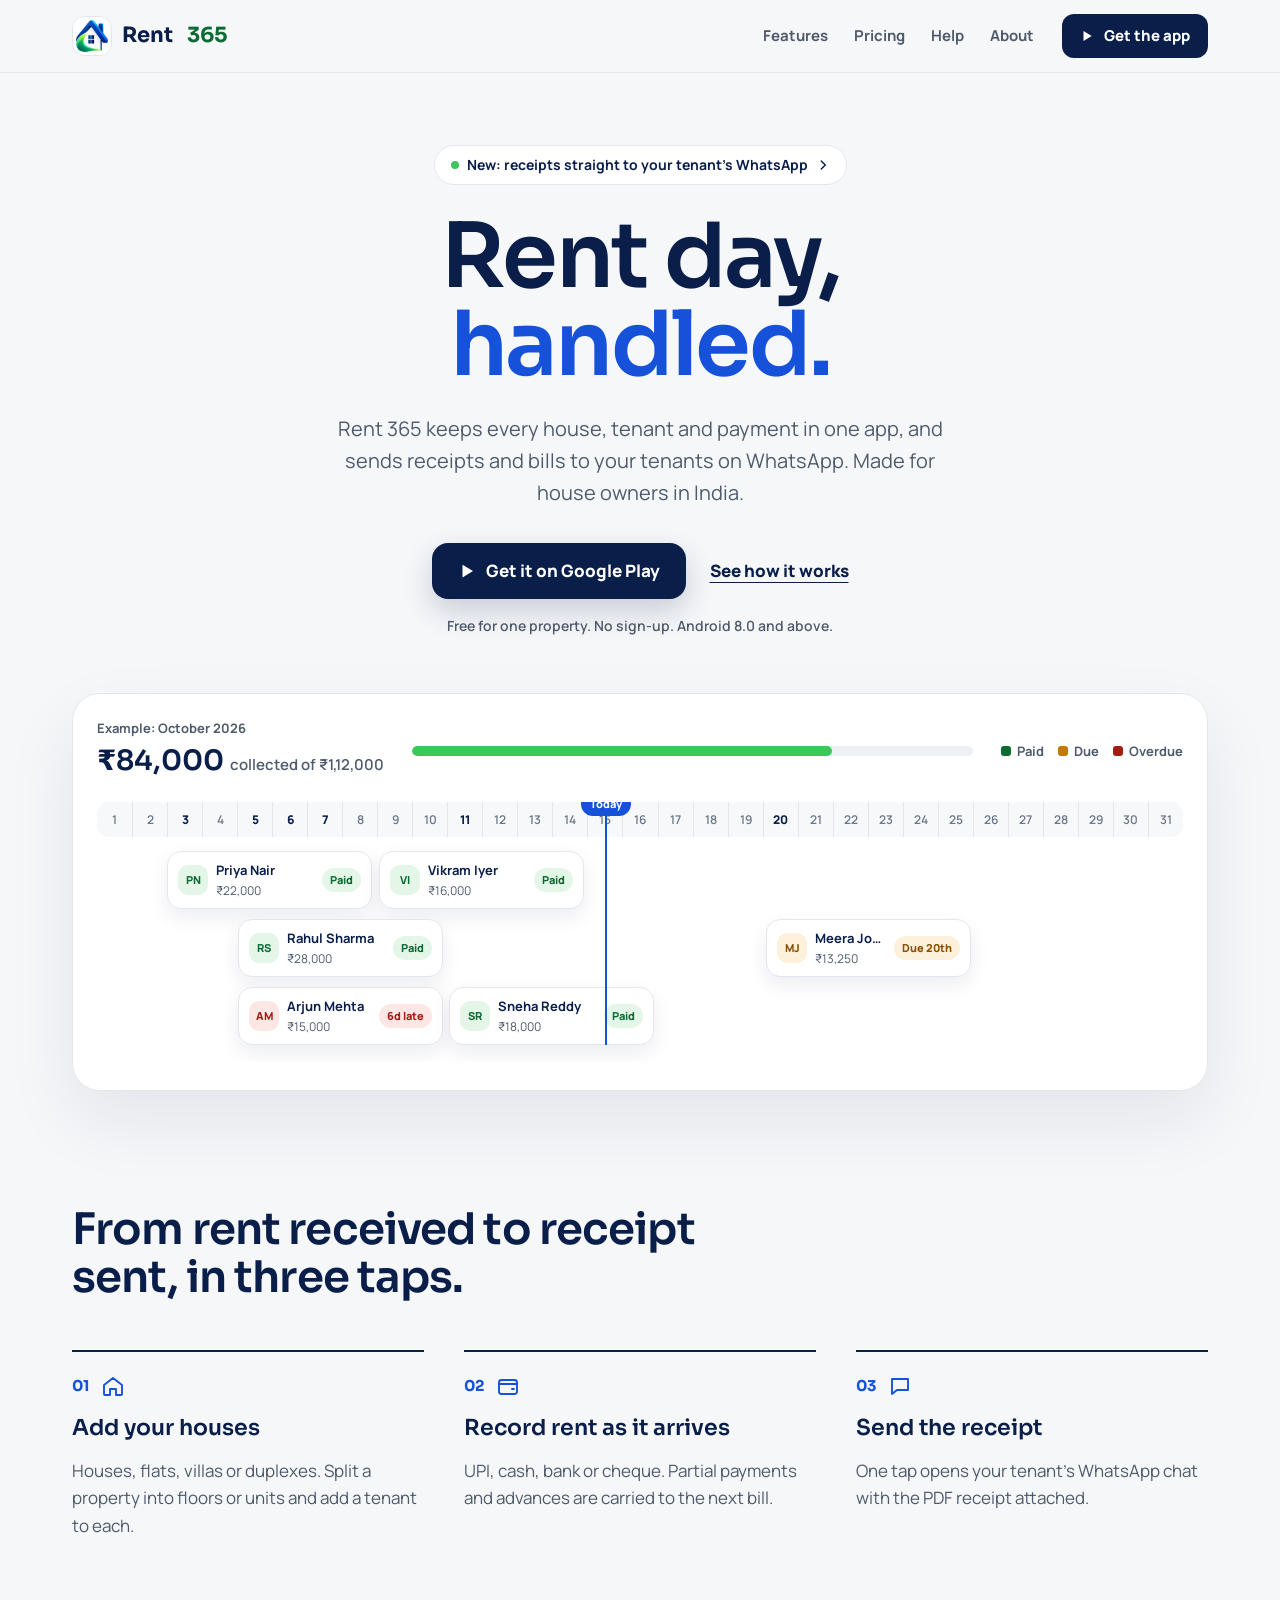
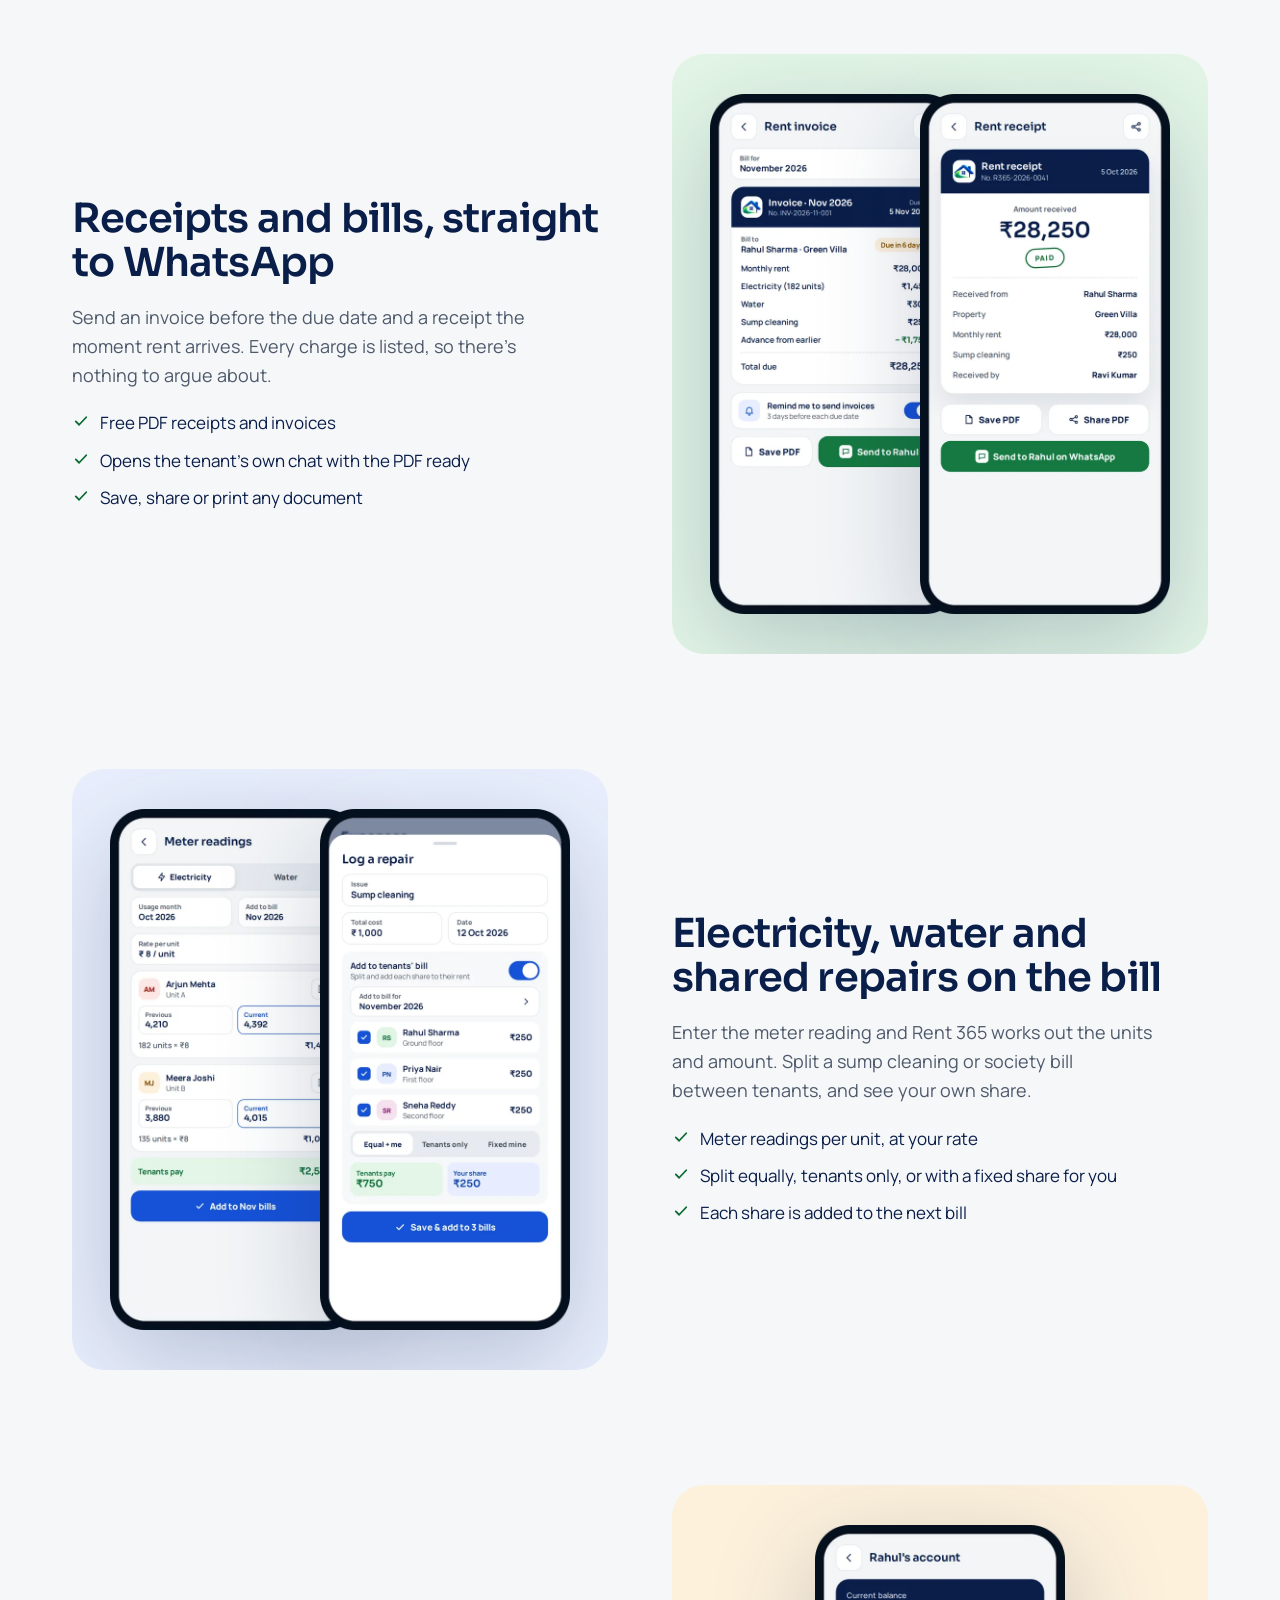
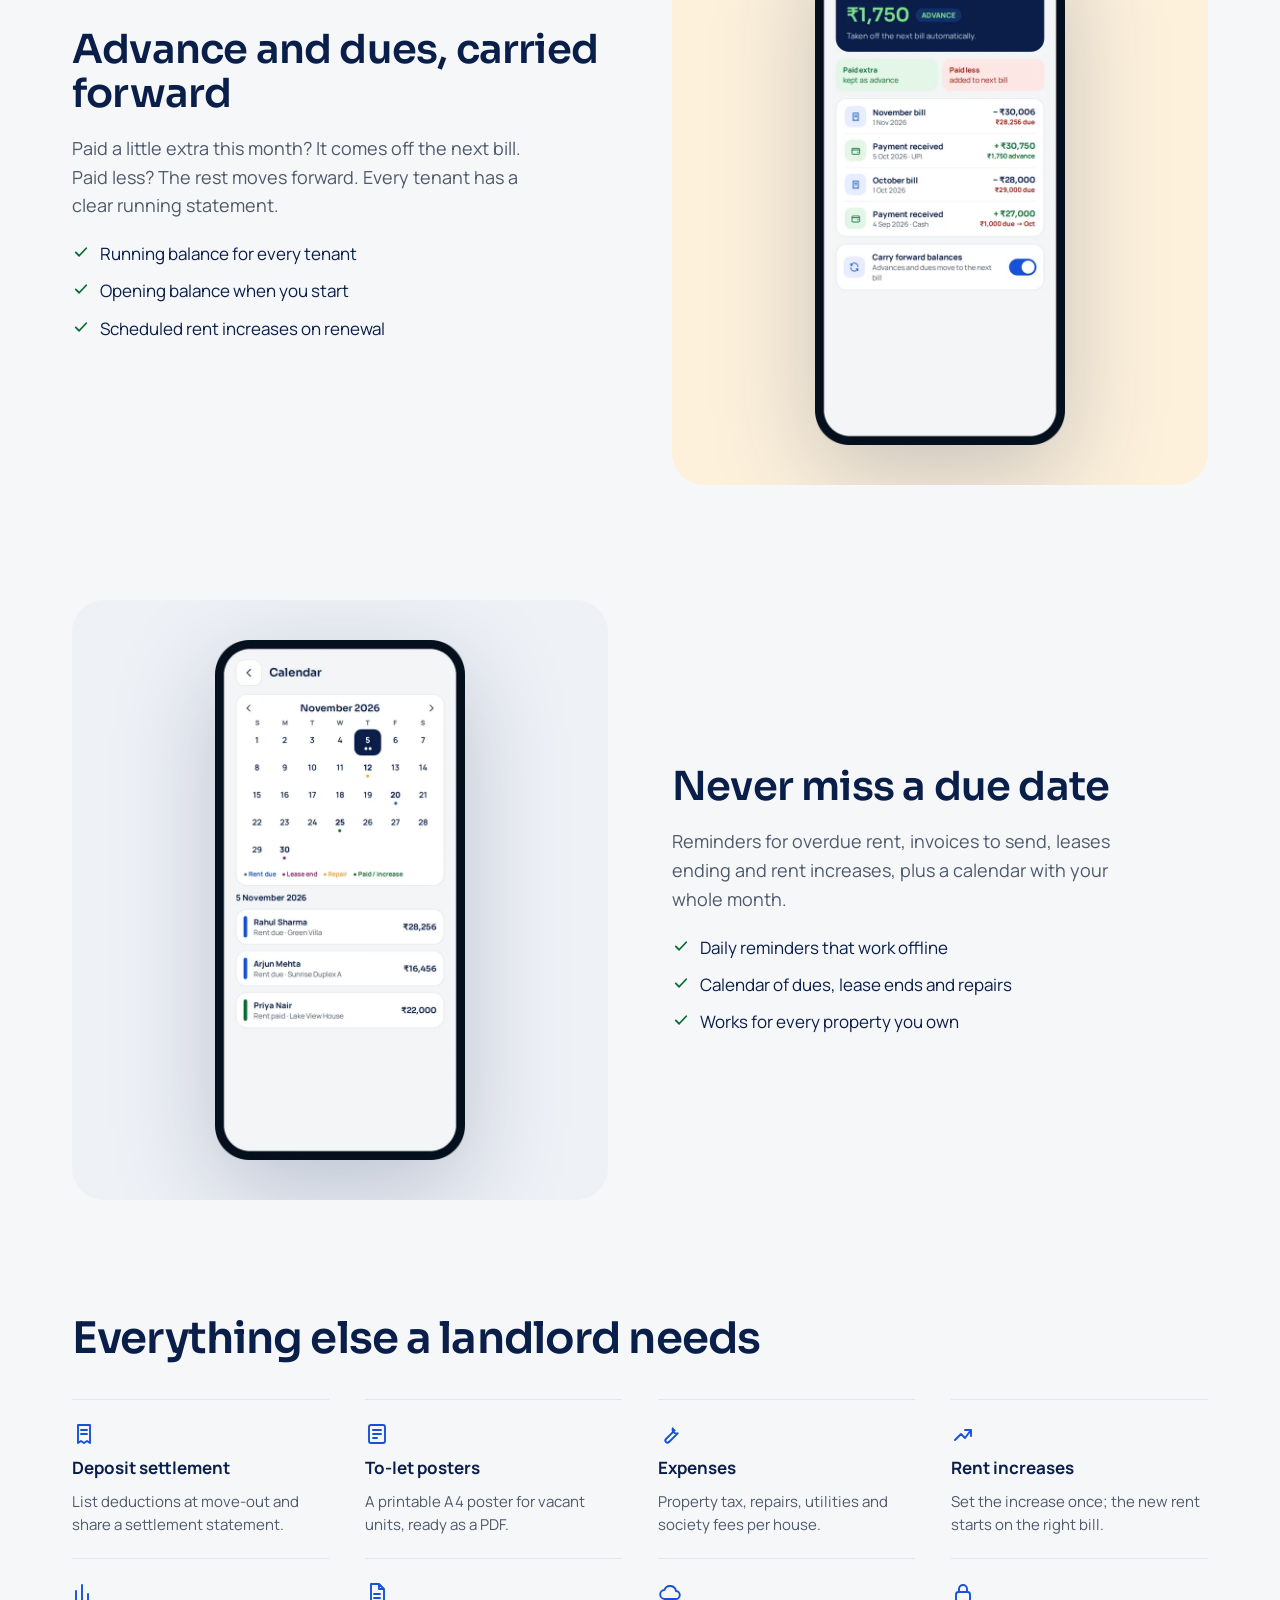
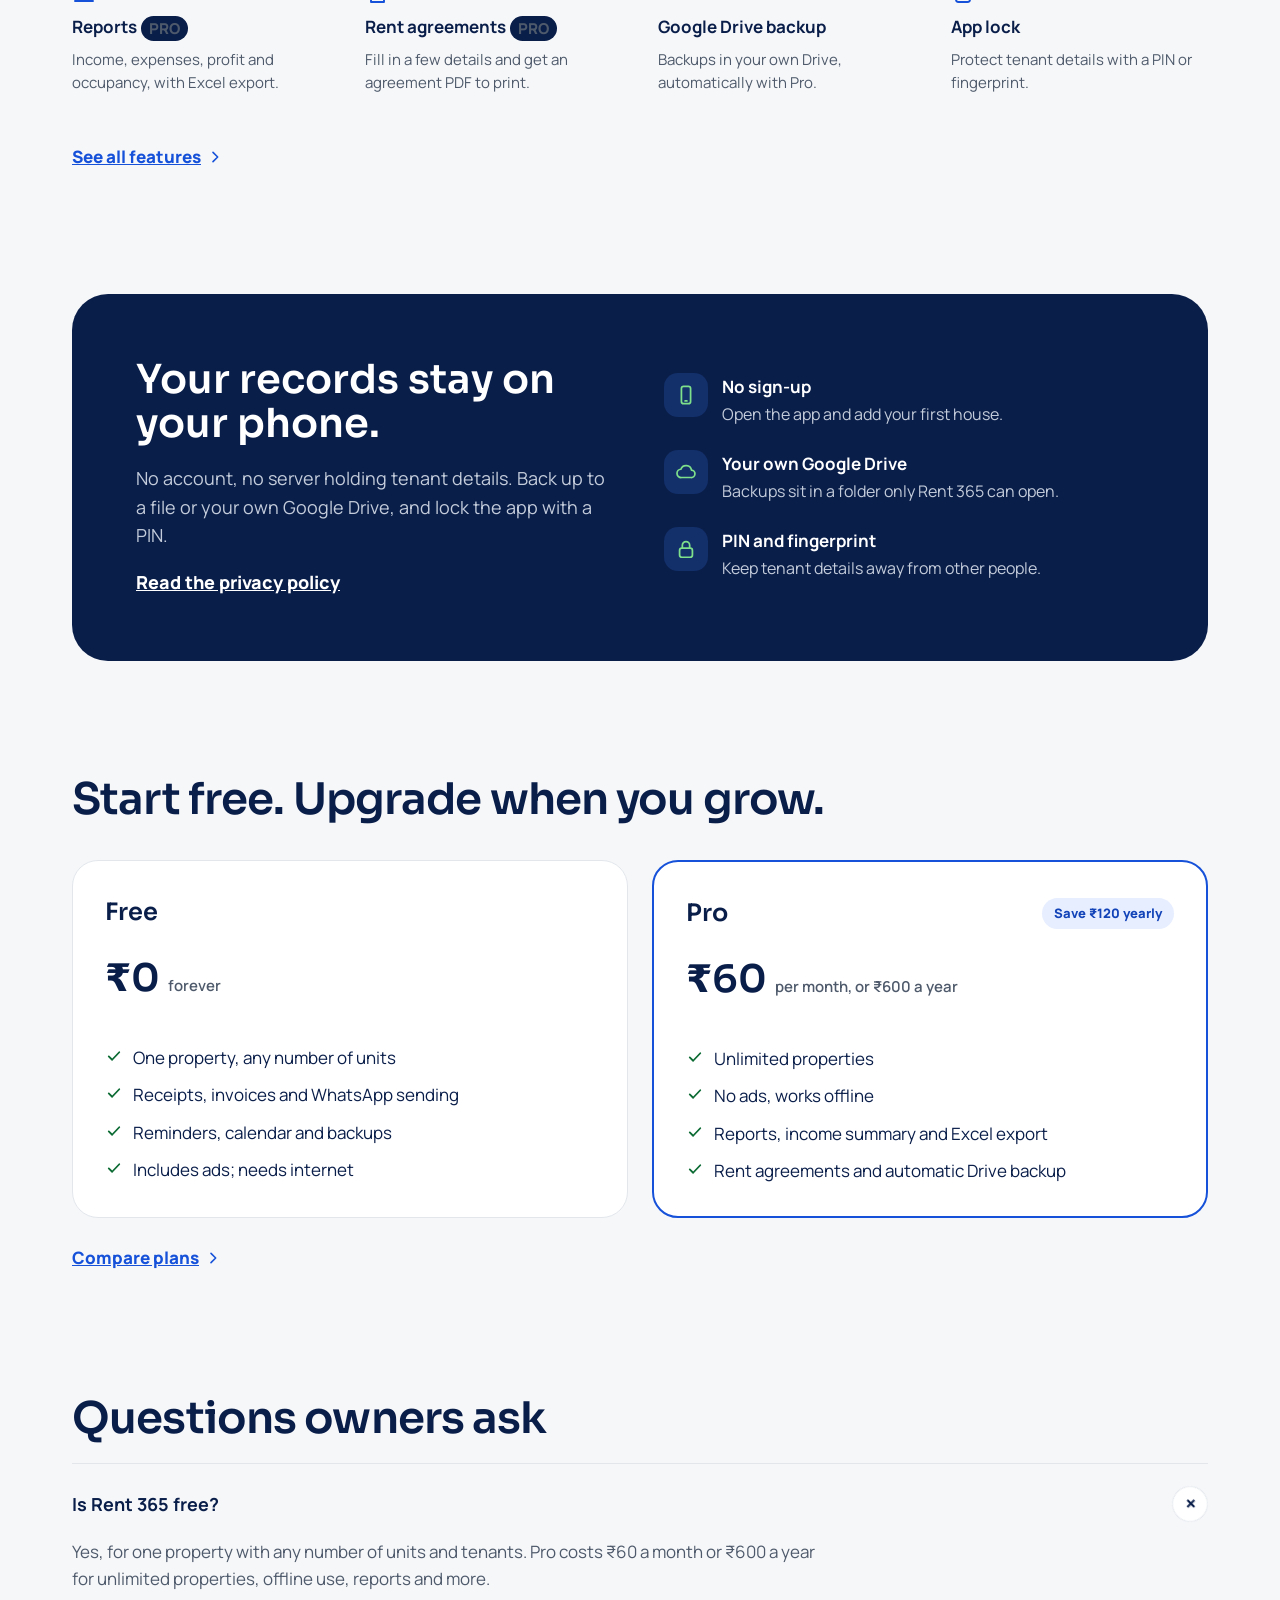
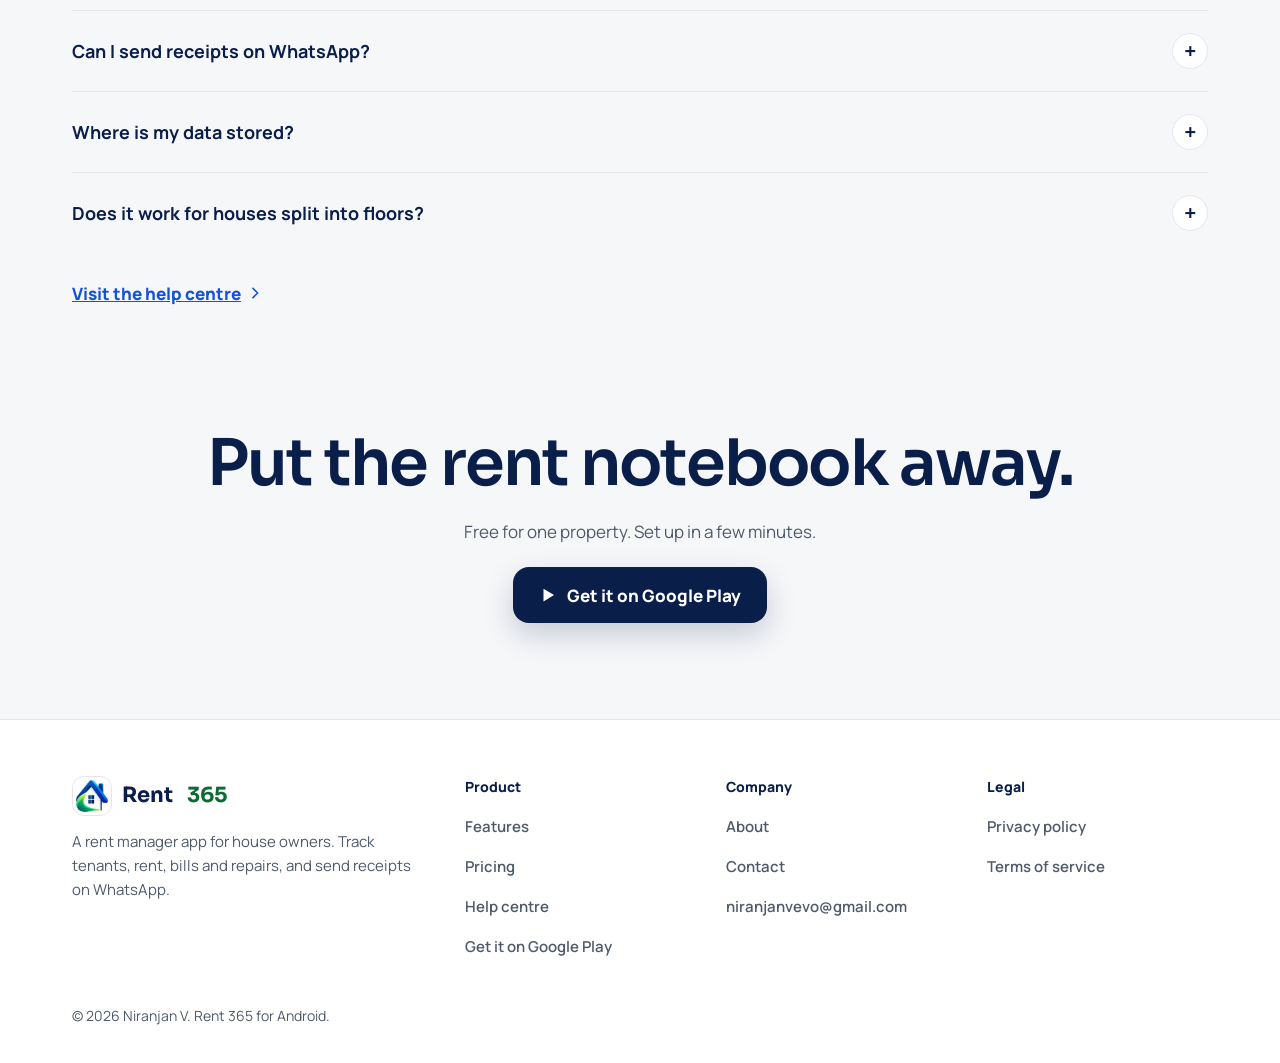
<file: index.html>
<!doctype html>
<html lang="en-IN">
<head>
<meta charset="utf-8">
<meta name="viewport" content="width=device-width, initial-scale=1">
<title>Rent 365 – Rent manager app for house owners</title>
<meta name="description" content="Track tenants, rent, electricity bills and repairs for all your rental properties. Send receipts and invoices on WhatsApp. Free for one property.">
<meta name="robots" content="index, follow, max-image-preview:large">
<link rel="canonical" href="https://SITE_URL/">
<meta name="theme-color" content="#F6F7F9">
<link rel="icon" href="/favicon.png" type="image/png">
<link rel="apple-touch-icon" href="/apple-touch-icon.png">
<link rel="preload" href="/fonts/sora.woff2" as="font" type="font/woff2" crossorigin>
<link rel="preload" href="/fonts/manrope.woff2" as="font" type="font/woff2" crossorigin>

<meta property="og:type" content="website">
<meta property="og:site_name" content="Rent 365">
<meta property="og:title" content="Rent 365 – Rent manager app for house owners">
<meta property="og:description" content="Track tenants, rent, electricity bills and repairs for all your rental properties. Send receipts and invoices on WhatsApp. Free for one property.">
<meta property="og:url" content="https://SITE_URL/">
<meta property="og:image" content="https://SITE_URL/img/og-image.jpg">
<meta property="og:image:width" content="1200">
<meta property="og:image:height" content="630">
<meta property="og:locale" content="en_IN">
<meta name="twitter:card" content="summary_large_image">
<style>@font-face{font-family:Sora;src:url(/fonts/sora.woff2) format("woff2");font-weight:100 900;font-display:swap}@font-face{font-family:Manrope;src:url(/fonts/manrope.woff2) format("woff2");font-weight:200 800;font-display:swap}:root{--navy:#0A1E4A;--blue:#1652D9;--green:#0B6B33;--lime:#3BC85A;--ground:#F6F7F9;--line:#E3E7EC;--muted:#4E5A6B;--display:Sora,"Segoe UI",system-ui,sans-serif;--body:Manrope,"Segoe UI",system-ui,sans-serif}*,*::before,*::after{box-sizing:border-box}html{scroll-behavior:smooth;-webkit-text-size-adjust:100%}body{margin:0;background:var(--ground);color:var(--navy);font-family:var(--body);font-size:17px;line-height:1.6;-webkit-font-smoothing:antialiased}img{max-width:100%;height:auto;display:block}a{color:var(--blue)}a:hover{color:#0F3FA8}:focus-visible{outline:3px solid var(--blue);outline-offset:3px;border-radius:6px}h1,h2,h3{font-family:var(--display);font-weight:600;color:var(--navy);margin:0}.wrap{max-width:1200px;margin:0 auto;padding:0 32px}.skip{position:absolute;left:-999px;top:8px;background:#fff;padding:10px 16px;border-radius:10px;z-index:99}.skip:focus{left:16px}.muted{color:var(--muted)}/* header */.hdr{position:sticky;top:0;z-index:20;background:rgba(246,247,249,.92);backdrop-filter:blur(12px);-webkit-backdrop-filter:blur(12px);border-bottom:1px solid var(--line)}.hdr .wrap{height:72px;display:flex;align-items:center;gap:28px}.brand{display:flex;align-items:center;gap:10px;text-decoration:none;color:var(--navy);font-family:var(--display);font-weight:700;font-size:21px}.brand img{width:40px;height:40px;border-radius:12px;background:#fff;border:1px solid var(--line);padding:3px}.brand em{font-style:normal;color:var(--green)}.nav{display:flex;gap:26px;margin-left:auto}.nav a{color:var(--muted);text-decoration:none;font-weight:700;font-size:15px;min-height:44px;display:inline-flex;align-items:center}.nav a:hover,.nav a[aria-current=page]{color:var(--navy)}.btn{display:inline-flex;align-items:center;gap:10px;min-height:48px;padding:0 22px;border-radius:14px;font-weight:800;font-size:16px;text-decoration:none;background:var(--navy);color:#fff;transition:transform .18s ease,background-color .2s ease;box-shadow:0 12px 30px rgba(10,30,74,.2)}.btn:hover{color:#fff;background:#13306B;transform:translateY(-2px)}.btn.lg{min-height:56px;padding:0 26px;font-size:17px;border-radius:16px}.btn.sm{min-height:44px;padding:0 18px;font-size:15px;border-radius:12px;box-shadow:none}.btn.light{background:#fff;color:var(--navy)}.btn.light:hover{background:#EEF2F8;color:var(--navy)}.hdr .btn.sm{margin-left:0}.mnav{display:none;margin-left:auto}.mnav summary{list-style:none;width:44px;height:44px;border-radius:12px;border:1px solid var(--line);background:#fff;display:flex;align-items:center;justify-content:center;cursor:pointer}.mnav summary::-webkit-details-marker{display:none}.mnav[open] .i-menu,.mnav:not([open]) .i-close{display:none}.mnav nav{position:absolute;left:12px;right:12px;top:68px;background:#fff;border:1px solid var(--line);border-radius:18px;padding:10px;box-shadow:0 20px 50px rgba(10,30,74,.15);display:flex;flex-direction:column}.mnav nav a{padding:12px 14px;border-radius:12px;color:var(--navy);text-decoration:none;font-weight:700;min-height:48px}.mnav nav a:hover{background:var(--ground)}/* breadcrumb */.crumbs ol{list-style:none;margin:0;padding:28px 0 0;display:flex;flex-wrap:wrap;gap:8px;font-size:14px}.crumbs li{display:flex;align-items:center;gap:8px}.crumbs a{color:var(--muted);text-decoration:none;font-weight:600}.crumbs a:hover{color:var(--navy)}.crumbs svg{color:#9AA4B2}.crumbs [aria-current]{font-weight:700}/* type */.h-hero{font-size:clamp(48px,7vw,96px);line-height:.98;letter-spacing:-.03em}.h-page{font-size:clamp(40px,5.4vw,72px);line-height:1.02;letter-spacing:-.025em}.h-sec{font-size:clamp(30px,3.4vw,44px);line-height:1.1;letter-spacing:-.02em}.lead{font-size:clamp(17px,1.6vw,20px);line-height:1.6;color:var(--muted)}.sec{margin-top:clamp(72px,9vw,120px)}.more{display:inline-flex;align-items:center;gap:6px;margin-top:18px;font-weight:800;min-height:44px}/* hero */.hero{padding-top:72px;text-align:center;display:flex;flex-direction:column;align-items:center}.pill{display:inline-flex;align-items:center;gap:8px;padding:8px 16px;border-radius:99px;background:#fff;border:1px solid var(--line);color:var(--navy);text-decoration:none;font-weight:700;font-size:14px;min-height:40px}.pill i{width:8px;height:8px;border-radius:50%;background:var(--lime)}.hero h1{margin-top:28px}.hero h1 span{color:var(--blue)}.hero .lead{margin:24px 0 0;max-width:640px}.cta{margin-top:34px;display:flex;flex-wrap:wrap;gap:14px 24px;align-items:center;justify-content:center}.cta .link{font-weight:800;color:var(--navy);text-underline-offset:5px;min-height:44px;display:inline-flex;align-items:center}.note{margin:16px 0 0;font-size:14px;color:var(--muted);font-weight:600}/* month strip */.month{margin-top:56px;background:#fff;border:1px solid var(--line);border-radius:28px;padding:24px 24px 28px;box-shadow:0 30px 70px rgba(10,30,74,.08)}.month-top{display:flex;flex-wrap:wrap;align-items:center;gap:16px 28px;margin-bottom:18px}.month-top .lbl{font-size:13px;color:var(--muted);font-weight:700}.month-top .tot{font-family:var(--display);font-size:28px;font-weight:600}.month-top .tot span{font-family:var(--body);font-size:15px;color:var(--muted);font-weight:600}.bar{flex:1;min-width:200px;height:10px;border-radius:99px;background:#EEF1F4;overflow:hidden}.bar i{display:block;width:75%;height:100%;border-radius:99px;background:var(--lime);transform-origin:left;animation:fill 1.6s cubic-bezier(.2,.8,.2,1) .6s both}.legend{display:flex;gap:14px;font-size:13px;font-weight:700;color:var(--muted)}.legend span{display:flex;align-items:center;gap:6px}.legend b{width:10px;height:10px;border-radius:3px}.strip{overflow-x:auto;-webkit-overflow-scrolling:touch}.strip-in{min-width:980px;position:relative}.days{display:grid;grid-template-columns:repeat(31,minmax(0,1fr));background:#F7F8FA;border-radius:12px;list-style:none;margin:0;padding:0}.days li{text-align:center;font-size:12px;font-weight:600;color:#6B7686;padding:8px 0;border-left:1px solid var(--line)}.days li:first-child{border-left:0}.days li.on{font-weight:800;color:var(--navy)}.chips{display:grid;grid-template-columns:repeat(31,minmax(0,1fr));grid-template-rows:repeat(3,auto);gap:10px 6px;margin-top:14px;list-style:none;padding:0}.chip{grid-column:var(--d) / span 6;grid-row:var(--r);background:#fff;border:1px solid var(--line);border-radius:14px;padding:8px 10px;display:flex;align-items:center;gap:8px;box-shadow:0 8px 20px rgba(10,30,74,.08);min-width:0;animation:drop .7s cubic-bezier(.2,.9,.2,1) both;animation-delay:var(--t)}.chip .av{width:30px;height:30px;border-radius:10px;display:flex;align-items:center;justify-content:center;font-size:11px;font-weight:800;flex:none}.chip .who{min-width:0;flex:1;font-size:12px;color:var(--muted)}.chip .who b{display:block;font-size:13px;color:var(--navy);white-space:nowrap;overflow:hidden;text-overflow:ellipsis}.st{padding:3px 8px;border-radius:99px;font-size:11px;font-weight:800;white-space:nowrap}.paid{background:#E3F6E7;color:var(--green)}.due{background:#FDF1DC;color:#8A4F00}.late{background:#FDE7E5;color:#A61B12}.today{--x:calc(100% / 31 * 14.5);position:absolute;top:0;bottom:0;left:var(--x);width:2px;background:var(--blue);animation:sweep 2.2s cubic-bezier(.4,0,.2,1) .4s both}.today span{position:absolute;top:-10px;left:-24px;width:50px;padding:3px 0;border-radius:99px;background:var(--blue);color:#fff;font-size:11px;font-weight:800;text-align:center}/* steps */.steps{list-style:none;margin:48px 0 0;padding:0;display:grid;grid-template-columns:repeat(3,minmax(0,1fr));gap:40px}.steps li{display:flex;flex-direction:column;gap:12px;padding-top:22px;border-top:2px solid var(--navy)}.steps .n{display:flex;align-items:center;gap:12px;font-family:var(--display);font-weight:700;font-size:15px;color:var(--blue)}.steps h3{font-size:22px}.steps p{margin:0;color:var(--muted)}/* features */.feat{display:grid;grid-template-columns:repeat(2,minmax(0,1fr));gap:64px;align-items:center}.feat.flip .media{order:-1}.feat h2{font-size:clamp(30px,3.2vw,40px);line-height:1.1;letter-spacing:-.02em}.feat p{margin:18px 0 0;color:var(--muted);font-size:18px;max-width:480px}.ticks{list-style:none;margin:20px 0 0;padding:0;display:flex;flex-direction:column;gap:10px}.ticks li{display:flex;gap:10px;align-items:flex-start}.ticks svg{color:var(--green);flex:none;margin-top:3px}.media{border-radius:32px;min-height:460px;display:flex;align-items:center;justify-content:center;padding:40px 24px;overflow:hidden}.media .ph{display:flex;align-items:flex-end;animation:float 7s ease-in-out infinite}.media img{width:250px;filter:drop-shadow(0 30px 50px rgba(10,30,74,.22))}.media img+img{margin-left:-40px}.t-green{background:#E3F6E7}.t-blue{background:#E9EFFD}.t-amber{background:#FDF1DC}.t-grey{background:#EEF1F6}/* list grid */.extras{list-style:none;margin:36px 0 0;padding:0;display:grid;grid-template-columns:repeat(4,minmax(0,1fr));gap:0 36px}.extras li{display:flex;flex-direction:column;gap:8px;padding:22px 0;border-top:1px solid var(--line)}.extras svg{color:var(--blue)}.extras b{font-size:17px}.extras span{font-size:15px;color:var(--muted);line-height:1.55}.pro{padding:2px 8px;border-radius:99px;background:var(--navy);color:#fff;font-size:11px;font-weight:800;vertical-align:middle;margin-left:4px}/* band */.band{background:var(--navy);color:#fff;border-radius:36px;padding:64px;display:grid;grid-template-columns:repeat(2,minmax(0,1fr));gap:48px;align-items:center}.band h2{color:#fff;font-size:clamp(28px,3.2vw,40px);line-height:1.1}.band p{color:#C3CCDA;font-size:18px;margin:18px 0 0}.band a{color:#fff;font-weight:800}.band ul{list-style:none;margin:0;padding:0;display:flex;flex-direction:column;gap:22px}.band li{display:flex;gap:14px}.band li>span:first-child{width:44px;height:44px;border-radius:14px;background:#13306B;color:#7EE08A;display:flex;align-items:center;justify-content:center;flex:none}.band li b{display:block;font-size:17px}.band li small{color:#C3CCDA;font-size:16px}/* plans */.plans{display:grid;grid-template-columns:repeat(2,minmax(0,1fr));gap:24px;margin-top:36px}.plan{background:#fff;border:1px solid var(--line);border-radius:26px;padding:32px;display:flex;flex-direction:column;gap:16px}.plan.pro-plan{border:2px solid var(--blue)}.plan-top{display:flex;justify-content:space-between;align-items:center;gap:12px}.plan h3{font-size:24px}.badge{padding:5px 12px;border-radius:99px;background:#E7EEFF;color:#1243B8;font-size:13px;font-weight:800}.price{font-family:var(--display);font-size:38px;font-weight:600}.price span{font-family:var(--body);font-size:15px;color:var(--muted);font-weight:600}/* faq */.faq details{border-top:1px solid var(--line);padding:18px 0}.faq summary{display:flex;justify-content:space-between;gap:20px;font-size:18px;font-weight:700;min-height:44px;align-items:center;cursor:pointer;list-style:none}.faq summary::-webkit-details-marker{display:none}.faq summary span{width:36px;height:36px;border-radius:50%;background:#fff;border:1px solid var(--line);display:flex;align-items:center;justify-content:center;flex:none;font-size:22px;transition:transform .25s ease}.faq details[open] summary span{transform:rotate(45deg)}.faq p{margin:12px 0 0;color:var(--muted);max-width:760px}/* final cta */.final{text-align:center;display:flex;flex-direction:column;align-items:center;gap:22px;margin-bottom:96px}.final h2{font-size:clamp(36px,5vw,64px);line-height:1.02;letter-spacing:-.03em}/* features page */.jump{display:flex;flex-wrap:wrap;gap:10px;margin-top:30px}.jump a,.chipl{display:inline-flex;align-items:center;gap:8px;min-height:44px;padding:0 18px;border-radius:99px;background:#fff;border:1px solid var(--line);color:var(--navy);text-decoration:none;font-weight:700;font-size:15px}.group{display:grid;grid-template-columns:minmax(0,1.15fr) minmax(0,.85fr);gap:56px;align-items:center;scroll-margin-top:96px}.group.flip .media{order:-1}.group .media{min-height:560px}.items{list-style:none;margin:20px 0 0;padding:0}.items li{display:flex;gap:16px;padding:22px 0;border-top:1px solid var(--line)}.items .ib{width:46px;height:46px;border-radius:14px;background:#fff;border:1px solid var(--line);color:var(--blue);display:flex;align-items:center;justify-content:center;flex:none}.items b{display:block;font-size:18px}.items span span{display:block;margin-top:4px;color:var(--muted)}/* table */.tbl{overflow-x:auto;background:#fff;border:1px solid var(--line);border-radius:22px}table{width:100%;min-width:560px;border-collapse:collapse;font-size:16px}th,td{padding:14px 20px;border-top:1px solid var(--line)}thead th{border-top:0;font-size:14px;color:var(--muted);text-align:center}thead th:first-child{text-align:left}tbody th{text-align:left;font-weight:600}td{text-align:center;font-weight:700;width:160px}td.p,thead th.p{background:#F5F8FF}thead th.p{color:var(--blue)}.yes{color:var(--green)}.no{color:#9AA4B2}.sr{position:absolute;width:1px;height:1px;overflow:hidden;clip:rect(0 0 0 0);white-space:nowrap}/* help */.search{display:flex;align-items:center;gap:12px;height:60px;padding:0 20px;background:#fff;border:1.5px solid var(--line);border-radius:18px;color:var(--muted)}.search input{border:0;outline:0;flex:1;font:inherit;font-size:17px;color:var(--navy);background:transparent;min-width:0}.hgroup{background:#fff;border:1px solid var(--line);border-radius:24px;padding:28px 28px 10px;scroll-margin-top:96px}.hgroup h2{display:flex;align-items:center;gap:12px;font-size:24px;margin-bottom:6px}.hgroup h2 span{width:42px;height:42px;border-radius:13px;background:#E7EEFF;color:var(--blue);display:flex;align-items:center;justify-content:center}.stack{display:flex;flex-direction:column;gap:24px}.navycard{background:var(--navy);color:#fff;border-radius:26px;padding:36px;display:flex;flex-wrap:wrap;gap:20px;align-items:center;justify-content:space-between}.navycard h2{color:#fff;font-size:28px}.navycard p{margin:8px 0 0;color:#C3CCDA}/* about */.principles{list-style:none;margin:36px 0 0;padding:0;display:grid;grid-template-columns:repeat(3,minmax(0,1fr));gap:40px}.principles li{display:flex;flex-direction:column;gap:10px;padding-top:22px;border-top:2px solid var(--navy)}.principles svg{color:var(--blue)}.principles h3{font-size:21px}.principles p{margin:0;color:var(--muted)}.cards{display:grid;grid-template-columns:repeat(2,minmax(0,1fr));gap:18px;margin-top:24px;max-width:900px}.card{background:#fff;border:1px solid var(--line);border-radius:22px;padding:26px;display:flex;flex-direction:column;gap:12px}.card .ib{width:44px;height:44px;border-radius:14px;background:#E7EEFF;color:var(--blue);display:flex;align-items:center;justify-content:center}.card h3{font-size:20px}.card p{margin:0;color:var(--muted);font-size:15.5px}.card a{margin-top:auto;font-weight:800;min-height:44px;display:inline-flex;align-items:center}.about-top{display:grid;grid-template-columns:minmax(0,1.3fr) minmax(0,.7fr);gap:56px;align-items:center;padding-top:36px}/* legal */.tabs{display:inline-flex;gap:6px;padding:5px;background:#E8ECF1;border-radius:14px;margin-top:22px}.tabs a{display:inline-flex;align-items:center;min-height:42px;padding:0 18px;border-radius:10px;color:var(--muted);text-decoration:none;font-weight:700}.tabs a[aria-current]{background:#fff;color:var(--navy);font-weight:800;box-shadow:0 2px 8px rgba(10,30,74,.08)}.legal{display:flex;flex-wrap:wrap;gap:48px;margin-top:40px;align-items:flex-start}.toc{flex:0 1 260px;min-width:220px;background:#fff;border:1px solid var(--line);border-radius:20px;padding:16px}.toc b{display:block;font-size:14px;padding:6px 12px 10px}.toc ol{list-style:none;margin:0;padding:0;display:flex;flex-direction:column;gap:2px}.toc a{display:flex;align-items:center;min-height:40px;padding:0 12px;border-radius:10px;color:var(--muted);text-decoration:none;font-weight:600;font-size:15px}.toc a:hover{background:var(--ground);color:var(--navy)}.doc{flex:999 1 560px;min-width:0;max-width:760px;color:#24324F;font-size:17px;line-height:1.75}.doc h2{font-size:24px;margin:40px 0 12px;scroll-margin-top:96px}.doc ul,.doc ol{padding-left:22px}.doc li{margin:6px 0}.doc table{min-width:0;font-size:15.5px;background:#fff;border:1px solid var(--line);border-radius:12px;overflow:hidden;margin:14px 0}.doc td,.doc th{text-align:left;width:auto;font-weight:500;vertical-align:top}.doc thead th{font-weight:800;color:var(--navy);text-align:left}.summary{background:#fff;border:1px solid var(--line);border-radius:20px;padding:22px 26px;display:flex;gap:16px;align-items:flex-start}.summary span{width:40px;height:40px;border-radius:12px;background:#E3F6E7;color:var(--green);display:flex;align-items:center;justify-content:center;flex:none}.summary p{margin:0}/* footer */.ftr{border-top:1px solid var(--line);background:#fff;margin-top:24px}.ftr .grid{padding-top:56px;padding-bottom:40px;display:grid;grid-template-columns:minmax(0,1.6fr) repeat(3,minmax(0,1fr));gap:40px}.ftr p{margin:14px 0 0;color:var(--muted);font-size:15px;max-width:340px}.ftr h2{font-family:var(--body);font-size:14px;font-weight:800;margin-bottom:10px}.ftr ul{list-style:none;margin:0;padding:0;display:flex;flex-direction:column;gap:4px}.ftr ul a{color:var(--muted);text-decoration:none;font-weight:600;font-size:15px;min-height:36px;display:inline-flex;align-items:center}.ftr ul a:hover{color:var(--navy)}.ftr .copy{padding-bottom:36px;color:var(--muted);font-size:14px}/* motion */@keyframes rise{from{opacity:0;transform:translateY(22px)}to{opacity:1;transform:none}}@keyframes drop{0%{opacity:0;transform:translateY(-26px) scale(.92)}70%{opacity:1;transform:translateY(3px) scale(1.02)}100%{opacity:1;transform:none}}@keyframes sweep{from{left:0}to{left:var(--x)}}@keyframes fill{from{transform:scaleX(0)}to{transform:scaleX(1)}}@keyframes float{0%,100%{transform:translateY(0)}50%{transform:translateY(-10px)}}.r{animation:rise .8s cubic-bezier(.2,.8,.2,1) both}.d1{animation-delay:.08s}.d2{animation-delay:.16s}.d3{animation-delay:.24s}.d4{animation-delay:.32s}.js .reveal{opacity:0;transform:translateY(28px);transition:opacity .8s cubic-bezier(.2,.8,.2,1),transform .8s cubic-bezier(.2,.8,.2,1)}.js .reveal.in{opacity:1;transform:none}@media (max-width:900px){.nav,.hdr .btn.sm.desk{display:none}.mnav{display:block}.steps,.feat,.extras,.band,.plans,.group,.principles,.cards,.about-top,.ftr .grid{grid-template-columns:minmax(0,1fr)}.feat.flip .media,.group.flip .media{order:0}.extras{gap:0}.band{padding:36px 24px}.wrap{padding:0 20px}.media,.group .media{min-height:360px}.media img{width:180px}.media img+img{margin-left:-30px}.hide-m{display:none}.hero{padding-top:40px}}@media (prefers-reduced-motion:reduce){html{scroll-behavior:auto}*,*::before,*::after{animation:none!important;transition:none!important}.js .reveal{opacity:1;transform:none}}</style>
<script>document.documentElement.classList.add("js")</script>
<script type="application/ld+json">{"@context":"https://schema.org","@graph":[{"@type":"Organization","@id":"https://SITE_URL/#org","name":"Rent 365","url":"https://SITE_URL/","logo":"https://SITE_URL/img/logo-512.png","email":"niranjanvevo@gmail.com","founder":{"@type":"Person","name":"Niranjan V"},"contactPoint":{"@type":"ContactPoint","contactType":"customer support","email":"niranjanvevo@gmail.com","availableLanguage":["English"]},"sameAs":["https://play.google.com/store/apps/details?id=com.ncaps.rent365"]},{"@type":"WebSite","@id":"https://SITE_URL/#website","name":"Rent 365","url":"https://SITE_URL/","inLanguage":"en-IN","publisher":{"@id":"https://SITE_URL/#org"}},{"@type":"MobileApplication","@id":"https://SITE_URL/#app","name":"Rent 365","operatingSystem":"ANDROID","applicationCategory":"FinanceApplication","description":"Rent manager app for house owners: track tenants, rent, electricity bills and repairs, and send receipts and invoices on WhatsApp.","url":"https://SITE_URL/","downloadUrl":"https://play.google.com/store/apps/details?id=com.ncaps.rent365","installUrl":"https://play.google.com/store/apps/details?id=com.ncaps.rent365","publisher":{"@id":"https://SITE_URL/#org"},"image":"https://SITE_URL/img/og-image.jpg","offers":[{"@type":"Offer","name":"Free","price":"0","priceCurrency":"INR"},{"@type":"Offer","name":"Pro monthly","price":"60","priceCurrency":"INR","priceSpecification":{"@type":"UnitPriceSpecification","price":"60","priceCurrency":"INR","billingDuration":"P1M"}},{"@type":"Offer","name":"Pro yearly","price":"600","priceCurrency":"INR","priceSpecification":{"@type":"UnitPriceSpecification","price":"600","priceCurrency":"INR","billingDuration":"P1Y"}}]}]}</script>
</head>
<body>
<a class="skip" href="#main">Skip to content</a>
<header class="hdr">
 <div class="wrap">
  <a class="brand" href="/" aria-label="Rent 365 home"><img src="/img/logo.webp" alt="" width="40" height="40">Rent&nbsp;<em>365</em></a>
  <nav class="nav" aria-label="Main"><a href="/features">Features</a><a href="/pricing">Pricing</a><a href="/help">Help</a><a href="/about">About</a></nav>
  <a class="btn sm desk" href="https://play.google.com/store/apps/details?id=com.ncaps.rent365"><svg aria-hidden="true" width="14" height="14" viewBox="0 0 24 24" fill="none" stroke="currentColor" stroke-width="1.9" stroke-linecap="round" stroke-linejoin="round"><path d="M6 3.5v17l14-8.5z" fill="currentColor" stroke="none"/></svg> Get the app</a>
  <details class="mnav"><summary aria-label="Menu"><span class="i-menu"><svg aria-hidden="true" width="22" height="22" viewBox="0 0 24 24" fill="none" stroke="currentColor" stroke-width="1.9" stroke-linecap="round" stroke-linejoin="round"><path d="M4 7h16M4 12h16M4 17h16"/></svg></span><span class="i-close"><svg aria-hidden="true" width="22" height="22" viewBox="0 0 24 24" fill="none" stroke="currentColor" stroke-width="1.9" stroke-linecap="round" stroke-linejoin="round"><path d="M6 6l12 12M18 6L6 18"/></svg></span></summary><nav aria-label="Mobile"><a href="/">Home</a><a href="/features">Features</a><a href="/pricing">Pricing</a><a href="/help">Help</a><a href="/about">About</a><a href="/privacy">Privacy policy</a><a href="/terms">Terms of service</a><a href="https://play.google.com/store/apps/details?id=com.ncaps.rent365">Get the app on Google Play</a></nav></details>
 </div>
</header>

<main id="main">

<section class="wrap hero">
 <a class="pill r" href="/features#bills"><i></i>New: receipts straight to your tenant's WhatsApp <svg aria-hidden="true" width="14" height="14" viewBox="0 0 24 24" fill="none" stroke="currentColor" stroke-width="2.4" stroke-linecap="round" stroke-linejoin="round"><path d="M9 5l7 7-7 7"/></svg></a>
 <h1 class="h-hero r d1">Rent day,<br><span>handled.</span></h1>
 <p class="lead r d2">Rent 365 keeps every house, tenant and payment in one app, and sends receipts and bills to your tenants on WhatsApp. Made for house owners in India.</p>
 <div class="cta r d3"><a class="btn lg" href="https://play.google.com/store/apps/details?id=com.ncaps.rent365"><svg aria-hidden="true" width="18" height="18" viewBox="0 0 24 24" fill="none" stroke="currentColor" stroke-width="1.9" stroke-linecap="round" stroke-linejoin="round"><path d="M6 3.5v17l14-8.5z" fill="currentColor" stroke="none"/></svg> Get it on Google Play</a><a class="link" href="#how">See how it works</a></div>
 <p class="note r d3">Free for one property. No sign-up. Android 8.0 and above.</p>
</section>
<section class="wrap r d4" aria-labelledby="month-title">
 <div class="month">
  <div class="month-top">
   <div><div class="lbl" id="month-title">Example: October 2026</div><div class="tot">₹84,000 <span>collected of ₹1,12,000</span></div></div>
   <div class="bar" aria-hidden="true"><i></i></div>
   <div class="legend" aria-hidden="true"><span><b style="background:#0B6B33"></b>Paid</span><span><b style="background:#C27A00"></b>Due</span><span><b style="background:#A61B12"></b>Overdue</span></div>
  </div>
  <div class="strip"><div class="strip-in">
   <ol class="days" aria-hidden="true"><li>1</li><li>2</li><li class="on">3</li><li>4</li><li class="on">5</li><li class="on">6</li><li class="on">7</li><li>8</li><li>9</li><li>10</li><li class="on">11</li><li>12</li><li>13</li><li>14</li><li>15</li><li>16</li><li>17</li><li>18</li><li>19</li><li class="on">20</li><li>21</li><li>22</li><li>23</li><li>24</li><li>25</li><li>26</li><li>27</li><li>28</li><li>29</li><li>30</li><li>31</li></ol>
   <ul class="chips" aria-label="Rent this month"><li class="chip" style="--d:3;--r:1;--t:0.9s"><span class="av" style="background:#E3F6E7;color:#0B6B33">PN</span><span class="who"><b>Priya Nair</b>₹22,000</span><span class="st paid">Paid</span></li><li class="chip" style="--d:9;--r:1;--t:1.5s"><span class="av" style="background:#E3F6E7;color:#0B6B33">VI</span><span class="who"><b>Vikram Iyer</b>₹16,000</span><span class="st paid">Paid</span></li><li class="chip" style="--d:5;--r:2;--t:1.1s"><span class="av" style="background:#E3F6E7;color:#0B6B33">RS</span><span class="who"><b>Rahul Sharma</b>₹28,000</span><span class="st paid">Paid</span></li><li class="chip" style="--d:20;--r:2;--t:1.9s"><span class="av" style="background:#FDF1DC;color:#8A4F00">MJ</span><span class="who"><b>Meera Joshi</b>₹13,250</span><span class="st due">Due 20th</span></li><li class="chip" style="--d:5;--r:3;--t:1.3s"><span class="av" style="background:#FDE7E5;color:#A61B12">AM</span><span class="who"><b>Arjun Mehta</b>₹15,000</span><span class="st late">6d late</span></li><li class="chip" style="--d:11;--r:3;--t:1.7s"><span class="av" style="background:#E3F6E7;color:#0B6B33">SR</span><span class="who"><b>Sneha Reddy</b>₹18,000</span><span class="st paid">Paid</span></li></ul>
   <div class="today" aria-hidden="true"><span>Today</span></div>
  </div></div>
 </div>
</section>
<section id="how" class="wrap sec reveal">
 <h2 class="h-sec" style="max-width:640px">From rent received to receipt sent, in three taps.</h2>
 <ol class="steps">
  <li><span class="n">01 <svg aria-hidden="true" width="24" height="24" viewBox="0 0 24 24" fill="none" stroke="currentColor" stroke-width="1.9" stroke-linecap="round" stroke-linejoin="round"><path d="M3 11l9-7 9 7v9a1 1 0 0 1-1 1h-5v-6h-6v6H4a1 1 0 0 1-1-1z"/></svg></span><h3>Add your houses</h3><p>Houses, flats, villas or duplexes. Split a property into floors or units and add a tenant to each.</p></li>
  <li><span class="n">02 <svg aria-hidden="true" width="24" height="24" viewBox="0 0 24 24" fill="none" stroke="currentColor" stroke-width="1.9" stroke-linecap="round" stroke-linejoin="round"><rect x="3" y="6" width="18" height="14" rx="2.5"/><path d="M3 10h18M16 15h2"/></svg></span><h3>Record rent as it arrives</h3><p>UPI, cash, bank or cheque. Partial payments and advances are carried to the next bill.</p></li>
  <li><span class="n">03 <svg aria-hidden="true" width="24" height="24" viewBox="0 0 24 24" fill="none" stroke="currentColor" stroke-width="1.9" stroke-linecap="round" stroke-linejoin="round"><path d="M4 5h16v11H9l-5 4z"/></svg></span><h3>Send the receipt</h3><p>One tap opens your tenant's WhatsApp chat with the PDF receipt attached.</p></li>
 </ol>
</section>
<section class="wrap sec reveal"><div class="feat">
 <div><h2>Receipts and bills, straight to WhatsApp</h2><p>Send an invoice before the due date and a receipt the moment rent arrives. Every charge is listed, so there's nothing to argue about.</p><ul class="ticks"><li><svg aria-hidden="true" width="18" height="18" viewBox="0 0 24 24" fill="none" stroke="currentColor" stroke-width="2.4" stroke-linecap="round" stroke-linejoin="round"><path d="M5 12.5l4.5 4.5L19 7"/></svg><span>Free PDF receipts and invoices</span></li><li><svg aria-hidden="true" width="18" height="18" viewBox="0 0 24 24" fill="none" stroke="currentColor" stroke-width="2.4" stroke-linecap="round" stroke-linejoin="round"><path d="M5 12.5l4.5 4.5L19 7"/></svg><span>Opens the tenant's own chat with the PDF ready</span></li><li><svg aria-hidden="true" width="18" height="18" viewBox="0 0 24 24" fill="none" stroke="currentColor" stroke-width="2.4" stroke-linecap="round" stroke-linejoin="round"><path d="M5 12.5l4.5 4.5L19 7"/></svg><span>Save, share or print any document</span></li></ul></div>
 <div class="media t-green"><div class="ph"><img src="/img/invoice.webp" alt="Rent invoice for November listing rent, electricity, water and advance" width="520" height="1082" loading="lazy" decoding="async"><img src="/img/receipt.webp" alt="Rent receipt with a Send to Rahul on WhatsApp button" width="520" height="1082" loading="lazy" decoding="async"></div></div></div></section>
<section class="wrap sec reveal"><div class="feat flip">
 <div><h2>Electricity, water and shared repairs on the bill</h2><p>Enter the meter reading and Rent 365 works out the units and amount. Split a sump cleaning or society bill between tenants, and see your own share.</p><ul class="ticks"><li><svg aria-hidden="true" width="18" height="18" viewBox="0 0 24 24" fill="none" stroke="currentColor" stroke-width="2.4" stroke-linecap="round" stroke-linejoin="round"><path d="M5 12.5l4.5 4.5L19 7"/></svg><span>Meter readings per unit, at your rate</span></li><li><svg aria-hidden="true" width="18" height="18" viewBox="0 0 24 24" fill="none" stroke="currentColor" stroke-width="2.4" stroke-linecap="round" stroke-linejoin="round"><path d="M5 12.5l4.5 4.5L19 7"/></svg><span>Split equally, tenants only, or with a fixed share for you</span></li><li><svg aria-hidden="true" width="18" height="18" viewBox="0 0 24 24" fill="none" stroke="currentColor" stroke-width="2.4" stroke-linecap="round" stroke-linejoin="round"><path d="M5 12.5l4.5 4.5L19 7"/></svg><span>Each share is added to the next bill</span></li></ul></div>
 <div class="media t-blue"><div class="ph"><img src="/img/meter.webp" alt="Meter readings screen with electricity units for two tenants" width="520" height="1082" loading="lazy" decoding="async"><img src="/img/split.webp" alt="Repair cost split between three tenants and the owner" width="520" height="1082" loading="lazy" decoding="async"></div></div></div></section>
<section class="wrap sec reveal"><div class="feat">
 <div><h2>Advance and dues, carried forward</h2><p>Paid a little extra this month? It comes off the next bill. Paid less? The rest moves forward. Every tenant has a clear running statement.</p><ul class="ticks"><li><svg aria-hidden="true" width="18" height="18" viewBox="0 0 24 24" fill="none" stroke="currentColor" stroke-width="2.4" stroke-linecap="round" stroke-linejoin="round"><path d="M5 12.5l4.5 4.5L19 7"/></svg><span>Running balance for every tenant</span></li><li><svg aria-hidden="true" width="18" height="18" viewBox="0 0 24 24" fill="none" stroke="currentColor" stroke-width="2.4" stroke-linecap="round" stroke-linejoin="round"><path d="M5 12.5l4.5 4.5L19 7"/></svg><span>Opening balance when you start</span></li><li><svg aria-hidden="true" width="18" height="18" viewBox="0 0 24 24" fill="none" stroke="currentColor" stroke-width="2.4" stroke-linecap="round" stroke-linejoin="round"><path d="M5 12.5l4.5 4.5L19 7"/></svg><span>Scheduled rent increases on renewal</span></li></ul></div>
 <div class="media t-amber"><div class="ph"><img src="/img/statement.webp" alt="Tenant account statement showing an advance balance" width="520" height="1082" loading="lazy" decoding="async"></div></div></div></section>
<section class="wrap sec reveal"><div class="feat flip">
 <div><h2>Never miss a due date</h2><p>Reminders for overdue rent, invoices to send, leases ending and rent increases, plus a calendar with your whole month.</p><ul class="ticks"><li><svg aria-hidden="true" width="18" height="18" viewBox="0 0 24 24" fill="none" stroke="currentColor" stroke-width="2.4" stroke-linecap="round" stroke-linejoin="round"><path d="M5 12.5l4.5 4.5L19 7"/></svg><span>Daily reminders that work offline</span></li><li><svg aria-hidden="true" width="18" height="18" viewBox="0 0 24 24" fill="none" stroke="currentColor" stroke-width="2.4" stroke-linecap="round" stroke-linejoin="round"><path d="M5 12.5l4.5 4.5L19 7"/></svg><span>Calendar of dues, lease ends and repairs</span></li><li><svg aria-hidden="true" width="18" height="18" viewBox="0 0 24 24" fill="none" stroke="currentColor" stroke-width="2.4" stroke-linecap="round" stroke-linejoin="round"><path d="M5 12.5l4.5 4.5L19 7"/></svg><span>Works for every property you own</span></li></ul></div>
 <div class="media t-grey"><div class="ph"><img src="/img/calendar.webp" alt="Calendar with rent due dates for November" width="520" height="1082" loading="lazy" decoding="async"></div></div></div></section>
<section class="wrap sec reveal">
 <h2 class="h-sec">Everything else a landlord needs</h2>
 <ul class="extras">
  <li><svg aria-hidden="true" width="24" height="24" viewBox="0 0 24 24" fill="none" stroke="currentColor" stroke-width="1.9" stroke-linecap="round" stroke-linejoin="round"><path d="M6 3h12v18l-3-2-3 2-3-2-3 2zM9 8h6M9 12h6"/></svg><b>Deposit settlement</b><span>List deductions at move-out and share a settlement statement.</span></li>
  <li><svg aria-hidden="true" width="24" height="24" viewBox="0 0 24 24" fill="none" stroke="currentColor" stroke-width="1.9" stroke-linecap="round" stroke-linejoin="round"><rect x="4" y="3" width="16" height="18" rx="2"/><path d="M8 8h8M8 12h8M8 16h4"/></svg><b>To-let posters</b><span>A printable A4 poster for vacant units, ready as a PDF.</span></li>
  <li><svg aria-hidden="true" width="24" height="24" viewBox="0 0 24 24" fill="none" stroke="currentColor" stroke-width="1.9" stroke-linecap="round" stroke-linejoin="round"><path d="M14.7 6.3a4 4 0 0 0 5 5L11 20a2.1 2.1 0 0 1-3-3l8.7-8.7a4 4 0 0 1-2-2z"/></svg><b>Expenses</b><span>Property tax, repairs, utilities and society fees per house.</span></li>
  <li><svg aria-hidden="true" width="24" height="24" viewBox="0 0 24 24" fill="none" stroke="currentColor" stroke-width="1.9" stroke-linecap="round" stroke-linejoin="round"><path d="M4 18l6-6 4 4 6-8M14 8h6v6"/></svg><b>Rent increases</b><span>Set the increase once; the new rent starts on the right bill.</span></li>
  <li><svg aria-hidden="true" width="24" height="24" viewBox="0 0 24 24" fill="none" stroke="currentColor" stroke-width="1.9" stroke-linecap="round" stroke-linejoin="round"><path d="M4 20V10M10 20V4M16 20v-7M21 20H3"/></svg><b>Reports<span class="pro">PRO</span></b><span>Income, expenses, profit and occupancy, with Excel export.</span></li>
  <li><svg aria-hidden="true" width="24" height="24" viewBox="0 0 24 24" fill="none" stroke="currentColor" stroke-width="1.9" stroke-linecap="round" stroke-linejoin="round"><path d="M6 3h8l5 5v13H6zM14 3v5h5M9 13h6M9 17h6"/></svg><b>Rent agreements<span class="pro">PRO</span></b><span>Fill in a few details and get an agreement PDF to print.</span></li>
  <li><svg aria-hidden="true" width="24" height="24" viewBox="0 0 24 24" fill="none" stroke="currentColor" stroke-width="1.9" stroke-linecap="round" stroke-linejoin="round"><path d="M7 18a4.5 4.5 0 0 1-.6-9A6 6 0 0 1 18 10a4 4 0 0 1-.5 8z"/></svg><b>Google Drive backup</b><span>Backups in your own Drive, automatically with Pro.</span></li>
  <li><svg aria-hidden="true" width="24" height="24" viewBox="0 0 24 24" fill="none" stroke="currentColor" stroke-width="1.9" stroke-linecap="round" stroke-linejoin="round"><rect x="5" y="11" width="14" height="10" rx="2.5"/><path d="M8 11V8a4 4 0 0 1 8 0v3"/></svg><b>App lock</b><span>Protect tenant details with a PIN or fingerprint.</span></li>
 </ul>
 <a class="more" href="/features">See all features <svg aria-hidden="true" width="16" height="16" viewBox="0 0 24 24" fill="none" stroke="currentColor" stroke-width="2.4" stroke-linecap="round" stroke-linejoin="round"><path d="M9 5l7 7-7 7"/></svg></a>
</section>
<section class="wrap sec reveal">
 <div class="band">
  <div><h2>Your records stay on your phone.</h2><p>No account, no server holding tenant details. Back up to a file or your own Google Drive, and lock the app with a PIN.</p><p><a href="/privacy">Read the privacy policy</a></p></div>
  <ul>
   <li><span><svg aria-hidden="true" width="22" height="22" viewBox="0 0 24 24" fill="none" stroke="currentColor" stroke-width="1.9" stroke-linecap="round" stroke-linejoin="round"><rect x="7" y="2.5" width="10" height="19" rx="2.5"/><path d="M11 18.5h2"/></svg></span><span><b>No sign-up</b><small>Open the app and add your first house.</small></span></li>
   <li><span><svg aria-hidden="true" width="22" height="22" viewBox="0 0 24 24" fill="none" stroke="currentColor" stroke-width="1.9" stroke-linecap="round" stroke-linejoin="round"><path d="M7 18a4.5 4.5 0 0 1-.6-9A6 6 0 0 1 18 10a4 4 0 0 1-.5 8z"/></svg></span><span><b>Your own Google Drive</b><small>Backups sit in a folder only Rent 365 can open.</small></span></li>
   <li><span><svg aria-hidden="true" width="22" height="22" viewBox="0 0 24 24" fill="none" stroke="currentColor" stroke-width="1.9" stroke-linecap="round" stroke-linejoin="round"><rect x="5" y="11" width="14" height="10" rx="2.5"/><path d="M8 11V8a4 4 0 0 1 8 0v3"/></svg></span><span><b>PIN and fingerprint</b><small>Keep tenant details away from other people.</small></span></li>
  </ul>
 </div>
</section>
<section class="wrap sec reveal">
 <h2 class="h-sec">Start free. Upgrade when you grow.</h2>
 <div class="plans">
 <div class="plan"><div class="plan-top"><h3>Free</h3></div><div class="price">₹0 <span>forever</span></div><ul class="ticks"><li><svg aria-hidden="true" width="18" height="18" viewBox="0 0 24 24" fill="none" stroke="currentColor" stroke-width="2.4" stroke-linecap="round" stroke-linejoin="round"><path d="M5 12.5l4.5 4.5L19 7"/></svg><span>One property, any number of units</span></li><li><svg aria-hidden="true" width="18" height="18" viewBox="0 0 24 24" fill="none" stroke="currentColor" stroke-width="2.4" stroke-linecap="round" stroke-linejoin="round"><path d="M5 12.5l4.5 4.5L19 7"/></svg><span>Receipts, invoices and WhatsApp sending</span></li><li><svg aria-hidden="true" width="18" height="18" viewBox="0 0 24 24" fill="none" stroke="currentColor" stroke-width="2.4" stroke-linecap="round" stroke-linejoin="round"><path d="M5 12.5l4.5 4.5L19 7"/></svg><span>Reminders, calendar and backups</span></li><li><svg aria-hidden="true" width="18" height="18" viewBox="0 0 24 24" fill="none" stroke="currentColor" stroke-width="2.4" stroke-linecap="round" stroke-linejoin="round"><path d="M5 12.5l4.5 4.5L19 7"/></svg><span>Includes ads; needs internet</span></li></ul></div>
 <div class="plan pro-plan"><div class="plan-top"><h3>Pro</h3><span class="badge">Save ₹120 yearly</span></div><div class="price">₹60 <span>per month, or ₹600 a year</span></div><ul class="ticks"><li><svg aria-hidden="true" width="18" height="18" viewBox="0 0 24 24" fill="none" stroke="currentColor" stroke-width="2.4" stroke-linecap="round" stroke-linejoin="round"><path d="M5 12.5l4.5 4.5L19 7"/></svg><span>Unlimited properties</span></li><li><svg aria-hidden="true" width="18" height="18" viewBox="0 0 24 24" fill="none" stroke="currentColor" stroke-width="2.4" stroke-linecap="round" stroke-linejoin="round"><path d="M5 12.5l4.5 4.5L19 7"/></svg><span>No ads, works offline</span></li><li><svg aria-hidden="true" width="18" height="18" viewBox="0 0 24 24" fill="none" stroke="currentColor" stroke-width="2.4" stroke-linecap="round" stroke-linejoin="round"><path d="M5 12.5l4.5 4.5L19 7"/></svg><span>Reports, income summary and Excel export</span></li><li><svg aria-hidden="true" width="18" height="18" viewBox="0 0 24 24" fill="none" stroke="currentColor" stroke-width="2.4" stroke-linecap="round" stroke-linejoin="round"><path d="M5 12.5l4.5 4.5L19 7"/></svg><span>Rent agreements and automatic Drive backup</span></li></ul></div>
</div>
 <a class="more" href="/pricing">Compare plans <svg aria-hidden="true" width="16" height="16" viewBox="0 0 24 24" fill="none" stroke="currentColor" stroke-width="2.4" stroke-linecap="round" stroke-linejoin="round"><path d="M9 5l7 7-7 7"/></svg></a>
</section>
<section class="wrap sec reveal faq">
 <h2 class="h-sec" style="margin-bottom:20px">Questions owners ask</h2>
 <details open><summary>Is Rent 365 free?<span aria-hidden="true">+</span></summary><p>Yes, for one property with any number of units and tenants. Pro costs ₹60 a month or ₹600 a year for unlimited properties, offline use, reports and more.</p></details><details><summary>Can I send receipts on WhatsApp?<span aria-hidden="true">+</span></summary><p>Yes. Tap Send on a receipt or invoice and WhatsApp opens your tenant's chat with the PDF attached. You just tap send.</p></details><details><summary>Where is my data stored?<span aria-hidden="true">+</span></summary><p>On your phone. You can back up to a file or to your own Google Drive. The developer cannot see your records.</p></details><details><summary>Does it work for houses split into floors?<span aria-hidden="true">+</span></summary><p>Yes. Add a property with several units and give each unit its own tenant, rent and meter.</p></details>
 <a class="more" href="/help">Visit the help centre <svg aria-hidden="true" width="16" height="16" viewBox="0 0 24 24" fill="none" stroke="currentColor" stroke-width="2.4" stroke-linecap="round" stroke-linejoin="round"><path d="M9 5l7 7-7 7"/></svg></a>
</section>
<section class="wrap sec final reveal">
 <h2>Put the rent notebook away.</h2>
 <p class="muted" style="margin:0">Free for one property. Set up in a few minutes.</p>
 <a class="btn lg" href="https://play.google.com/store/apps/details?id=com.ncaps.rent365"><svg aria-hidden="true" width="18" height="18" viewBox="0 0 24 24" fill="none" stroke="currentColor" stroke-width="1.9" stroke-linecap="round" stroke-linejoin="round"><path d="M6 3.5v17l14-8.5z" fill="currentColor" stroke="none"/></svg> Get it on Google Play</a>
</section>
</main>
<footer class="ftr">
 <div class="wrap grid">
  <div><a class="brand" href="/"><img src="/img/logo.webp" alt="Rent 365 logo" width="40" height="40" loading="lazy">Rent&nbsp;<em>365</em></a>
  <p>A rent manager app for house owners. Track tenants, rent, bills and repairs, and send receipts on WhatsApp.</p></div>
  <div><h2>Product</h2><ul><li><a href="/features">Features</a></li><li><a href="/pricing">Pricing</a></li><li><a href="/help">Help centre</a></li><li><a href="https://play.google.com/store/apps/details?id=com.ncaps.rent365">Get it on Google Play</a></li></ul></div>
  <div><h2>Company</h2><ul><li><a href="/about">About</a></li><li><a href="/about#contact">Contact</a></li><li><a href="mailto:niranjanvevo@gmail.com">niranjanvevo@gmail.com</a></li></ul></div>
  <div><h2>Legal</h2><ul><li><a href="/privacy">Privacy policy</a></li><li><a href="/terms">Terms of service</a></li></ul></div>
 </div>
 <div class="wrap copy">© 2026 Niranjan V. Rent 365 for Android.</div>
</footer>
<script>
(function(){var e=document.querySelectorAll(".reveal");if(!("IntersectionObserver"in window)){e.forEach(function(n){n.classList.add("in")});return}
var o=new IntersectionObserver(function(t){t.forEach(function(x){if(x.isIntersecting){x.target.classList.add("in");o.unobserve(x.target)}})},{rootMargin:"0px 0px -8% 0px"});e.forEach(function(n){o.observe(n)})})();
</script>
</body>
</html>
</file>
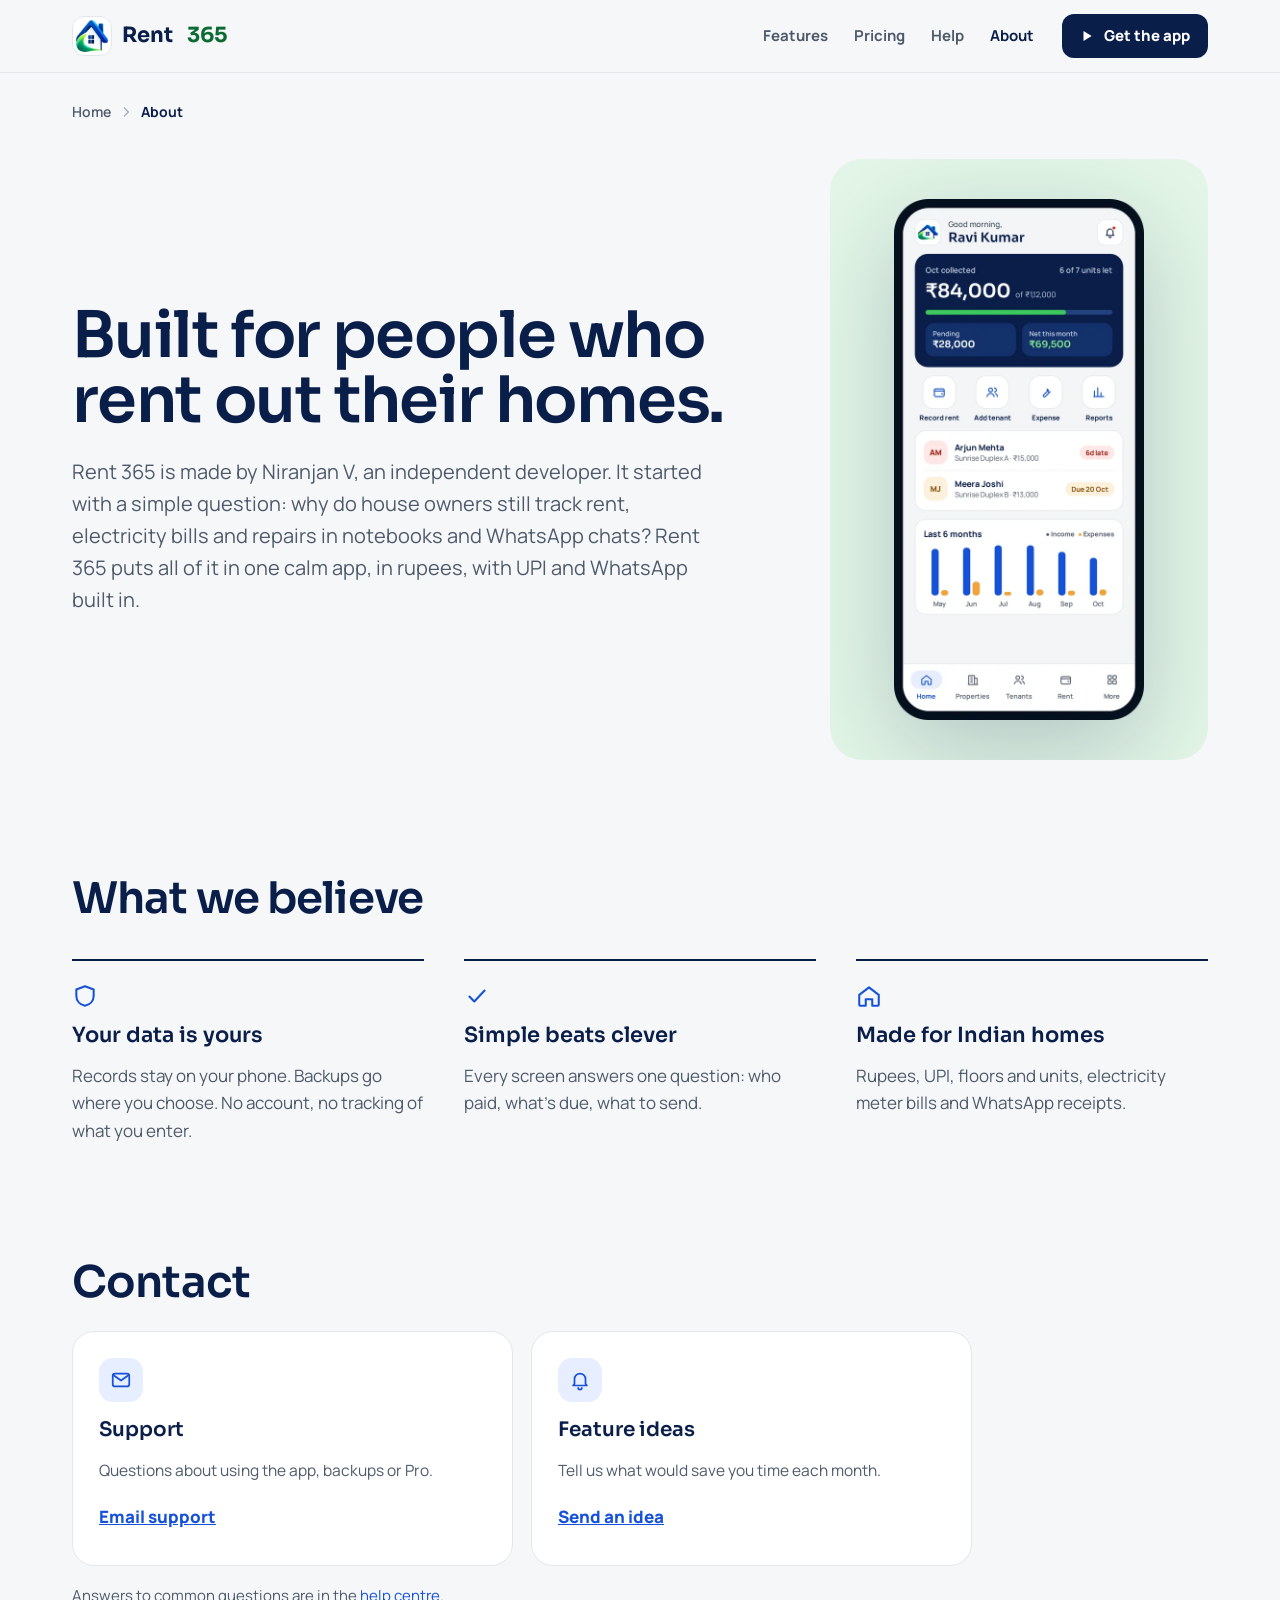
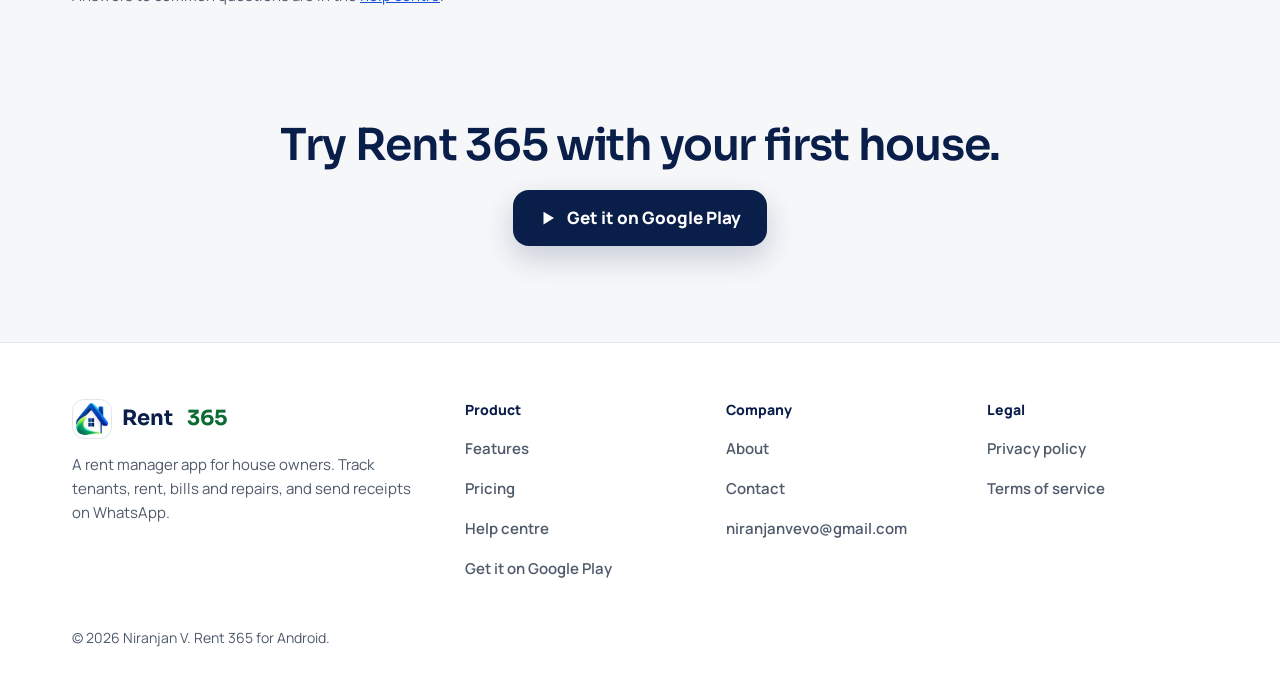
<file: about.html>
<!doctype html>
<html lang="en-IN">
<head>
<meta charset="utf-8">
<meta name="viewport" content="width=device-width, initial-scale=1">
<title>About Rent 365 – Contact the developer</title>
<meta name="description" content="Rent 365 is a rent manager app for house owners, made by Niranjan V. Contact us for support or feature ideas.">
<meta name="robots" content="index, follow, max-image-preview:large">
<link rel="canonical" href="https://SITE_URL/about">
<meta name="theme-color" content="#F6F7F9">
<link rel="icon" href="/favicon.png" type="image/png">
<link rel="apple-touch-icon" href="/apple-touch-icon.png">
<link rel="preload" href="/fonts/sora.woff2" as="font" type="font/woff2" crossorigin>
<link rel="preload" href="/fonts/manrope.woff2" as="font" type="font/woff2" crossorigin>
<link rel="preload" as="image" href="/img/dashboard.webp" type="image/webp">
<meta property="og:type" content="website">
<meta property="og:site_name" content="Rent 365">
<meta property="og:title" content="About Rent 365 – Contact the developer">
<meta property="og:description" content="Rent 365 is a rent manager app for house owners, made by Niranjan V. Contact us for support or feature ideas.">
<meta property="og:url" content="https://SITE_URL/about">
<meta property="og:image" content="https://SITE_URL/img/og-image.jpg">
<meta property="og:image:width" content="1200">
<meta property="og:image:height" content="630">
<meta property="og:locale" content="en_IN">
<meta name="twitter:card" content="summary_large_image">
<style>@font-face{font-family:Sora;src:url(/fonts/sora.woff2) format("woff2");font-weight:100 900;font-display:swap}@font-face{font-family:Manrope;src:url(/fonts/manrope.woff2) format("woff2");font-weight:200 800;font-display:swap}:root{--navy:#0A1E4A;--blue:#1652D9;--green:#0B6B33;--lime:#3BC85A;--ground:#F6F7F9;--line:#E3E7EC;--muted:#4E5A6B;--display:Sora,"Segoe UI",system-ui,sans-serif;--body:Manrope,"Segoe UI",system-ui,sans-serif}*,*::before,*::after{box-sizing:border-box}html{scroll-behavior:smooth;-webkit-text-size-adjust:100%}body{margin:0;background:var(--ground);color:var(--navy);font-family:var(--body);font-size:17px;line-height:1.6;-webkit-font-smoothing:antialiased}img{max-width:100%;height:auto;display:block}a{color:var(--blue)}a:hover{color:#0F3FA8}:focus-visible{outline:3px solid var(--blue);outline-offset:3px;border-radius:6px}h1,h2,h3{font-family:var(--display);font-weight:600;color:var(--navy);margin:0}.wrap{max-width:1200px;margin:0 auto;padding:0 32px}.skip{position:absolute;left:-999px;top:8px;background:#fff;padding:10px 16px;border-radius:10px;z-index:99}.skip:focus{left:16px}.muted{color:var(--muted)}/* header */.hdr{position:sticky;top:0;z-index:20;background:rgba(246,247,249,.92);backdrop-filter:blur(12px);-webkit-backdrop-filter:blur(12px);border-bottom:1px solid var(--line)}.hdr .wrap{height:72px;display:flex;align-items:center;gap:28px}.brand{display:flex;align-items:center;gap:10px;text-decoration:none;color:var(--navy);font-family:var(--display);font-weight:700;font-size:21px}.brand img{width:40px;height:40px;border-radius:12px;background:#fff;border:1px solid var(--line);padding:3px}.brand em{font-style:normal;color:var(--green)}.nav{display:flex;gap:26px;margin-left:auto}.nav a{color:var(--muted);text-decoration:none;font-weight:700;font-size:15px;min-height:44px;display:inline-flex;align-items:center}.nav a:hover,.nav a[aria-current=page]{color:var(--navy)}.btn{display:inline-flex;align-items:center;gap:10px;min-height:48px;padding:0 22px;border-radius:14px;font-weight:800;font-size:16px;text-decoration:none;background:var(--navy);color:#fff;transition:transform .18s ease,background-color .2s ease;box-shadow:0 12px 30px rgba(10,30,74,.2)}.btn:hover{color:#fff;background:#13306B;transform:translateY(-2px)}.btn.lg{min-height:56px;padding:0 26px;font-size:17px;border-radius:16px}.btn.sm{min-height:44px;padding:0 18px;font-size:15px;border-radius:12px;box-shadow:none}.btn.light{background:#fff;color:var(--navy)}.btn.light:hover{background:#EEF2F8;color:var(--navy)}.hdr .btn.sm{margin-left:0}.mnav{display:none;margin-left:auto}.mnav summary{list-style:none;width:44px;height:44px;border-radius:12px;border:1px solid var(--line);background:#fff;display:flex;align-items:center;justify-content:center;cursor:pointer}.mnav summary::-webkit-details-marker{display:none}.mnav[open] .i-menu,.mnav:not([open]) .i-close{display:none}.mnav nav{position:absolute;left:12px;right:12px;top:68px;background:#fff;border:1px solid var(--line);border-radius:18px;padding:10px;box-shadow:0 20px 50px rgba(10,30,74,.15);display:flex;flex-direction:column}.mnav nav a{padding:12px 14px;border-radius:12px;color:var(--navy);text-decoration:none;font-weight:700;min-height:48px}.mnav nav a:hover{background:var(--ground)}/* breadcrumb */.crumbs ol{list-style:none;margin:0;padding:28px 0 0;display:flex;flex-wrap:wrap;gap:8px;font-size:14px}.crumbs li{display:flex;align-items:center;gap:8px}.crumbs a{color:var(--muted);text-decoration:none;font-weight:600}.crumbs a:hover{color:var(--navy)}.crumbs svg{color:#9AA4B2}.crumbs [aria-current]{font-weight:700}/* type */.h-hero{font-size:clamp(48px,7vw,96px);line-height:.98;letter-spacing:-.03em}.h-page{font-size:clamp(40px,5.4vw,72px);line-height:1.02;letter-spacing:-.025em}.h-sec{font-size:clamp(30px,3.4vw,44px);line-height:1.1;letter-spacing:-.02em}.lead{font-size:clamp(17px,1.6vw,20px);line-height:1.6;color:var(--muted)}.sec{margin-top:clamp(72px,9vw,120px)}.more{display:inline-flex;align-items:center;gap:6px;margin-top:18px;font-weight:800;min-height:44px}/* hero */.hero{padding-top:72px;text-align:center;display:flex;flex-direction:column;align-items:center}.pill{display:inline-flex;align-items:center;gap:8px;padding:8px 16px;border-radius:99px;background:#fff;border:1px solid var(--line);color:var(--navy);text-decoration:none;font-weight:700;font-size:14px;min-height:40px}.pill i{width:8px;height:8px;border-radius:50%;background:var(--lime)}.hero h1{margin-top:28px}.hero h1 span{color:var(--blue)}.hero .lead{margin:24px 0 0;max-width:640px}.cta{margin-top:34px;display:flex;flex-wrap:wrap;gap:14px 24px;align-items:center;justify-content:center}.cta .link{font-weight:800;color:var(--navy);text-underline-offset:5px;min-height:44px;display:inline-flex;align-items:center}.note{margin:16px 0 0;font-size:14px;color:var(--muted);font-weight:600}/* month strip */.month{margin-top:56px;background:#fff;border:1px solid var(--line);border-radius:28px;padding:24px 24px 28px;box-shadow:0 30px 70px rgba(10,30,74,.08)}.month-top{display:flex;flex-wrap:wrap;align-items:center;gap:16px 28px;margin-bottom:18px}.month-top .lbl{font-size:13px;color:var(--muted);font-weight:700}.month-top .tot{font-family:var(--display);font-size:28px;font-weight:600}.month-top .tot span{font-family:var(--body);font-size:15px;color:var(--muted);font-weight:600}.bar{flex:1;min-width:200px;height:10px;border-radius:99px;background:#EEF1F4;overflow:hidden}.bar i{display:block;width:75%;height:100%;border-radius:99px;background:var(--lime);transform-origin:left;animation:fill 1.6s cubic-bezier(.2,.8,.2,1) .6s both}.legend{display:flex;gap:14px;font-size:13px;font-weight:700;color:var(--muted)}.legend span{display:flex;align-items:center;gap:6px}.legend b{width:10px;height:10px;border-radius:3px}.strip{overflow-x:auto;-webkit-overflow-scrolling:touch}.strip-in{min-width:980px;position:relative}.days{display:grid;grid-template-columns:repeat(31,minmax(0,1fr));background:#F7F8FA;border-radius:12px;list-style:none;margin:0;padding:0}.days li{text-align:center;font-size:12px;font-weight:600;color:#6B7686;padding:8px 0;border-left:1px solid var(--line)}.days li:first-child{border-left:0}.days li.on{font-weight:800;color:var(--navy)}.chips{display:grid;grid-template-columns:repeat(31,minmax(0,1fr));grid-template-rows:repeat(3,auto);gap:10px 6px;margin-top:14px;list-style:none;padding:0}.chip{grid-column:var(--d) / span 6;grid-row:var(--r);background:#fff;border:1px solid var(--line);border-radius:14px;padding:8px 10px;display:flex;align-items:center;gap:8px;box-shadow:0 8px 20px rgba(10,30,74,.08);min-width:0;animation:drop .7s cubic-bezier(.2,.9,.2,1) both;animation-delay:var(--t)}.chip .av{width:30px;height:30px;border-radius:10px;display:flex;align-items:center;justify-content:center;font-size:11px;font-weight:800;flex:none}.chip .who{min-width:0;flex:1;font-size:12px;color:var(--muted)}.chip .who b{display:block;font-size:13px;color:var(--navy);white-space:nowrap;overflow:hidden;text-overflow:ellipsis}.st{padding:3px 8px;border-radius:99px;font-size:11px;font-weight:800;white-space:nowrap}.paid{background:#E3F6E7;color:var(--green)}.due{background:#FDF1DC;color:#8A4F00}.late{background:#FDE7E5;color:#A61B12}.today{--x:calc(100% / 31 * 14.5);position:absolute;top:0;bottom:0;left:var(--x);width:2px;background:var(--blue);animation:sweep 2.2s cubic-bezier(.4,0,.2,1) .4s both}.today span{position:absolute;top:-10px;left:-24px;width:50px;padding:3px 0;border-radius:99px;background:var(--blue);color:#fff;font-size:11px;font-weight:800;text-align:center}/* steps */.steps{list-style:none;margin:48px 0 0;padding:0;display:grid;grid-template-columns:repeat(3,minmax(0,1fr));gap:40px}.steps li{display:flex;flex-direction:column;gap:12px;padding-top:22px;border-top:2px solid var(--navy)}.steps .n{display:flex;align-items:center;gap:12px;font-family:var(--display);font-weight:700;font-size:15px;color:var(--blue)}.steps h3{font-size:22px}.steps p{margin:0;color:var(--muted)}/* features */.feat{display:grid;grid-template-columns:repeat(2,minmax(0,1fr));gap:64px;align-items:center}.feat.flip .media{order:-1}.feat h2{font-size:clamp(30px,3.2vw,40px);line-height:1.1;letter-spacing:-.02em}.feat p{margin:18px 0 0;color:var(--muted);font-size:18px;max-width:480px}.ticks{list-style:none;margin:20px 0 0;padding:0;display:flex;flex-direction:column;gap:10px}.ticks li{display:flex;gap:10px;align-items:flex-start}.ticks svg{color:var(--green);flex:none;margin-top:3px}.media{border-radius:32px;min-height:460px;display:flex;align-items:center;justify-content:center;padding:40px 24px;overflow:hidden}.media .ph{display:flex;align-items:flex-end;animation:float 7s ease-in-out infinite}.media img{width:250px;filter:drop-shadow(0 30px 50px rgba(10,30,74,.22))}.media img+img{margin-left:-40px}.t-green{background:#E3F6E7}.t-blue{background:#E9EFFD}.t-amber{background:#FDF1DC}.t-grey{background:#EEF1F6}/* list grid */.extras{list-style:none;margin:36px 0 0;padding:0;display:grid;grid-template-columns:repeat(4,minmax(0,1fr));gap:0 36px}.extras li{display:flex;flex-direction:column;gap:8px;padding:22px 0;border-top:1px solid var(--line)}.extras svg{color:var(--blue)}.extras b{font-size:17px}.extras span{font-size:15px;color:var(--muted);line-height:1.55}.pro{padding:2px 8px;border-radius:99px;background:var(--navy);color:#fff;font-size:11px;font-weight:800;vertical-align:middle;margin-left:4px}/* band */.band{background:var(--navy);color:#fff;border-radius:36px;padding:64px;display:grid;grid-template-columns:repeat(2,minmax(0,1fr));gap:48px;align-items:center}.band h2{color:#fff;font-size:clamp(28px,3.2vw,40px);line-height:1.1}.band p{color:#C3CCDA;font-size:18px;margin:18px 0 0}.band a{color:#fff;font-weight:800}.band ul{list-style:none;margin:0;padding:0;display:flex;flex-direction:column;gap:22px}.band li{display:flex;gap:14px}.band li>span:first-child{width:44px;height:44px;border-radius:14px;background:#13306B;color:#7EE08A;display:flex;align-items:center;justify-content:center;flex:none}.band li b{display:block;font-size:17px}.band li small{color:#C3CCDA;font-size:16px}/* plans */.plans{display:grid;grid-template-columns:repeat(2,minmax(0,1fr));gap:24px;margin-top:36px}.plan{background:#fff;border:1px solid var(--line);border-radius:26px;padding:32px;display:flex;flex-direction:column;gap:16px}.plan.pro-plan{border:2px solid var(--blue)}.plan-top{display:flex;justify-content:space-between;align-items:center;gap:12px}.plan h3{font-size:24px}.badge{padding:5px 12px;border-radius:99px;background:#E7EEFF;color:#1243B8;font-size:13px;font-weight:800}.price{font-family:var(--display);font-size:38px;font-weight:600}.price span{font-family:var(--body);font-size:15px;color:var(--muted);font-weight:600}/* faq */.faq details{border-top:1px solid var(--line);padding:18px 0}.faq summary{display:flex;justify-content:space-between;gap:20px;font-size:18px;font-weight:700;min-height:44px;align-items:center;cursor:pointer;list-style:none}.faq summary::-webkit-details-marker{display:none}.faq summary span{width:36px;height:36px;border-radius:50%;background:#fff;border:1px solid var(--line);display:flex;align-items:center;justify-content:center;flex:none;font-size:22px;transition:transform .25s ease}.faq details[open] summary span{transform:rotate(45deg)}.faq p{margin:12px 0 0;color:var(--muted);max-width:760px}/* final cta */.final{text-align:center;display:flex;flex-direction:column;align-items:center;gap:22px;margin-bottom:96px}.final h2{font-size:clamp(36px,5vw,64px);line-height:1.02;letter-spacing:-.03em}/* features page */.jump{display:flex;flex-wrap:wrap;gap:10px;margin-top:30px}.jump a,.chipl{display:inline-flex;align-items:center;gap:8px;min-height:44px;padding:0 18px;border-radius:99px;background:#fff;border:1px solid var(--line);color:var(--navy);text-decoration:none;font-weight:700;font-size:15px}.group{display:grid;grid-template-columns:minmax(0,1.15fr) minmax(0,.85fr);gap:56px;align-items:center;scroll-margin-top:96px}.group.flip .media{order:-1}.group .media{min-height:560px}.items{list-style:none;margin:20px 0 0;padding:0}.items li{display:flex;gap:16px;padding:22px 0;border-top:1px solid var(--line)}.items .ib{width:46px;height:46px;border-radius:14px;background:#fff;border:1px solid var(--line);color:var(--blue);display:flex;align-items:center;justify-content:center;flex:none}.items b{display:block;font-size:18px}.items span span{display:block;margin-top:4px;color:var(--muted)}/* table */.tbl{overflow-x:auto;background:#fff;border:1px solid var(--line);border-radius:22px}table{width:100%;min-width:560px;border-collapse:collapse;font-size:16px}th,td{padding:14px 20px;border-top:1px solid var(--line)}thead th{border-top:0;font-size:14px;color:var(--muted);text-align:center}thead th:first-child{text-align:left}tbody th{text-align:left;font-weight:600}td{text-align:center;font-weight:700;width:160px}td.p,thead th.p{background:#F5F8FF}thead th.p{color:var(--blue)}.yes{color:var(--green)}.no{color:#9AA4B2}.sr{position:absolute;width:1px;height:1px;overflow:hidden;clip:rect(0 0 0 0);white-space:nowrap}/* help */.search{display:flex;align-items:center;gap:12px;height:60px;padding:0 20px;background:#fff;border:1.5px solid var(--line);border-radius:18px;color:var(--muted)}.search input{border:0;outline:0;flex:1;font:inherit;font-size:17px;color:var(--navy);background:transparent;min-width:0}.hgroup{background:#fff;border:1px solid var(--line);border-radius:24px;padding:28px 28px 10px;scroll-margin-top:96px}.hgroup h2{display:flex;align-items:center;gap:12px;font-size:24px;margin-bottom:6px}.hgroup h2 span{width:42px;height:42px;border-radius:13px;background:#E7EEFF;color:var(--blue);display:flex;align-items:center;justify-content:center}.stack{display:flex;flex-direction:column;gap:24px}.navycard{background:var(--navy);color:#fff;border-radius:26px;padding:36px;display:flex;flex-wrap:wrap;gap:20px;align-items:center;justify-content:space-between}.navycard h2{color:#fff;font-size:28px}.navycard p{margin:8px 0 0;color:#C3CCDA}/* about */.principles{list-style:none;margin:36px 0 0;padding:0;display:grid;grid-template-columns:repeat(3,minmax(0,1fr));gap:40px}.principles li{display:flex;flex-direction:column;gap:10px;padding-top:22px;border-top:2px solid var(--navy)}.principles svg{color:var(--blue)}.principles h3{font-size:21px}.principles p{margin:0;color:var(--muted)}.cards{display:grid;grid-template-columns:repeat(2,minmax(0,1fr));gap:18px;margin-top:24px;max-width:900px}.card{background:#fff;border:1px solid var(--line);border-radius:22px;padding:26px;display:flex;flex-direction:column;gap:12px}.card .ib{width:44px;height:44px;border-radius:14px;background:#E7EEFF;color:var(--blue);display:flex;align-items:center;justify-content:center}.card h3{font-size:20px}.card p{margin:0;color:var(--muted);font-size:15.5px}.card a{margin-top:auto;font-weight:800;min-height:44px;display:inline-flex;align-items:center}.about-top{display:grid;grid-template-columns:minmax(0,1.3fr) minmax(0,.7fr);gap:56px;align-items:center;padding-top:36px}/* legal */.tabs{display:inline-flex;gap:6px;padding:5px;background:#E8ECF1;border-radius:14px;margin-top:22px}.tabs a{display:inline-flex;align-items:center;min-height:42px;padding:0 18px;border-radius:10px;color:var(--muted);text-decoration:none;font-weight:700}.tabs a[aria-current]{background:#fff;color:var(--navy);font-weight:800;box-shadow:0 2px 8px rgba(10,30,74,.08)}.legal{display:flex;flex-wrap:wrap;gap:48px;margin-top:40px;align-items:flex-start}.toc{flex:0 1 260px;min-width:220px;background:#fff;border:1px solid var(--line);border-radius:20px;padding:16px}.toc b{display:block;font-size:14px;padding:6px 12px 10px}.toc ol{list-style:none;margin:0;padding:0;display:flex;flex-direction:column;gap:2px}.toc a{display:flex;align-items:center;min-height:40px;padding:0 12px;border-radius:10px;color:var(--muted);text-decoration:none;font-weight:600;font-size:15px}.toc a:hover{background:var(--ground);color:var(--navy)}.doc{flex:999 1 560px;min-width:0;max-width:760px;color:#24324F;font-size:17px;line-height:1.75}.doc h2{font-size:24px;margin:40px 0 12px;scroll-margin-top:96px}.doc ul,.doc ol{padding-left:22px}.doc li{margin:6px 0}.doc table{min-width:0;font-size:15.5px;background:#fff;border:1px solid var(--line);border-radius:12px;overflow:hidden;margin:14px 0}.doc td,.doc th{text-align:left;width:auto;font-weight:500;vertical-align:top}.doc thead th{font-weight:800;color:var(--navy);text-align:left}.summary{background:#fff;border:1px solid var(--line);border-radius:20px;padding:22px 26px;display:flex;gap:16px;align-items:flex-start}.summary span{width:40px;height:40px;border-radius:12px;background:#E3F6E7;color:var(--green);display:flex;align-items:center;justify-content:center;flex:none}.summary p{margin:0}/* footer */.ftr{border-top:1px solid var(--line);background:#fff;margin-top:24px}.ftr .grid{padding-top:56px;padding-bottom:40px;display:grid;grid-template-columns:minmax(0,1.6fr) repeat(3,minmax(0,1fr));gap:40px}.ftr p{margin:14px 0 0;color:var(--muted);font-size:15px;max-width:340px}.ftr h2{font-family:var(--body);font-size:14px;font-weight:800;margin-bottom:10px}.ftr ul{list-style:none;margin:0;padding:0;display:flex;flex-direction:column;gap:4px}.ftr ul a{color:var(--muted);text-decoration:none;font-weight:600;font-size:15px;min-height:36px;display:inline-flex;align-items:center}.ftr ul a:hover{color:var(--navy)}.ftr .copy{padding-bottom:36px;color:var(--muted);font-size:14px}/* motion */@keyframes rise{from{opacity:0;transform:translateY(22px)}to{opacity:1;transform:none}}@keyframes drop{0%{opacity:0;transform:translateY(-26px) scale(.92)}70%{opacity:1;transform:translateY(3px) scale(1.02)}100%{opacity:1;transform:none}}@keyframes sweep{from{left:0}to{left:var(--x)}}@keyframes fill{from{transform:scaleX(0)}to{transform:scaleX(1)}}@keyframes float{0%,100%{transform:translateY(0)}50%{transform:translateY(-10px)}}.r{animation:rise .8s cubic-bezier(.2,.8,.2,1) both}.d1{animation-delay:.08s}.d2{animation-delay:.16s}.d3{animation-delay:.24s}.d4{animation-delay:.32s}.js .reveal{opacity:0;transform:translateY(28px);transition:opacity .8s cubic-bezier(.2,.8,.2,1),transform .8s cubic-bezier(.2,.8,.2,1)}.js .reveal.in{opacity:1;transform:none}@media (max-width:900px){.nav,.hdr .btn.sm.desk{display:none}.mnav{display:block}.steps,.feat,.extras,.band,.plans,.group,.principles,.cards,.about-top,.ftr .grid{grid-template-columns:minmax(0,1fr)}.feat.flip .media,.group.flip .media{order:0}.extras{gap:0}.band{padding:36px 24px}.wrap{padding:0 20px}.media,.group .media{min-height:360px}.media img{width:180px}.media img+img{margin-left:-30px}.hide-m{display:none}.hero{padding-top:40px}}@media (prefers-reduced-motion:reduce){html{scroll-behavior:auto}*,*::before,*::after{animation:none!important;transition:none!important}.js .reveal{opacity:1;transform:none}}</style>
<script>document.documentElement.classList.add("js")</script>
<script type="application/ld+json">{"@context":"https://schema.org","@graph":[{"@type":"Organization","@id":"https://SITE_URL/#org","name":"Rent 365","url":"https://SITE_URL/","logo":"https://SITE_URL/img/logo-512.png","email":"niranjanvevo@gmail.com","founder":{"@type":"Person","name":"Niranjan V"},"contactPoint":{"@type":"ContactPoint","contactType":"customer support","email":"niranjanvevo@gmail.com","availableLanguage":["English"]},"sameAs":["https://play.google.com/store/apps/details?id=com.ncaps.rent365"]},{"@type":"AboutPage","name":"About Rent 365","url":"https://SITE_URL/about","about":{"@id":"https://SITE_URL/#org"}},{"@type":"BreadcrumbList","itemListElement":[{"@type":"ListItem","position":1,"name":"Home","item":"https://SITE_URL/"},{"@type":"ListItem","position":2,"name":"About","item":"https://SITE_URL/about"}]}]}</script>
</head>
<body>
<a class="skip" href="#main">Skip to content</a>
<header class="hdr">
 <div class="wrap">
  <a class="brand" href="/" aria-label="Rent 365 home"><img src="/img/logo.webp" alt="" width="40" height="40">Rent&nbsp;<em>365</em></a>
  <nav class="nav" aria-label="Main"><a href="/features">Features</a><a href="/pricing">Pricing</a><a href="/help">Help</a><a href="/about" aria-current="page">About</a></nav>
  <a class="btn sm desk" href="https://play.google.com/store/apps/details?id=com.ncaps.rent365"><svg aria-hidden="true" width="14" height="14" viewBox="0 0 24 24" fill="none" stroke="currentColor" stroke-width="1.9" stroke-linecap="round" stroke-linejoin="round"><path d="M6 3.5v17l14-8.5z" fill="currentColor" stroke="none"/></svg> Get the app</a>
  <details class="mnav"><summary aria-label="Menu"><span class="i-menu"><svg aria-hidden="true" width="22" height="22" viewBox="0 0 24 24" fill="none" stroke="currentColor" stroke-width="1.9" stroke-linecap="round" stroke-linejoin="round"><path d="M4 7h16M4 12h16M4 17h16"/></svg></span><span class="i-close"><svg aria-hidden="true" width="22" height="22" viewBox="0 0 24 24" fill="none" stroke="currentColor" stroke-width="1.9" stroke-linecap="round" stroke-linejoin="round"><path d="M6 6l12 12M18 6L6 18"/></svg></span></summary><nav aria-label="Mobile"><a href="/">Home</a><a href="/features">Features</a><a href="/pricing">Pricing</a><a href="/help">Help</a><a href="/about">About</a><a href="/privacy">Privacy policy</a><a href="/terms">Terms of service</a><a href="https://play.google.com/store/apps/details?id=com.ncaps.rent365">Get the app on Google Play</a></nav></details>
 </div>
</header>
<nav class="crumbs wrap" aria-label="Breadcrumb"><ol><li><a href="/">Home</a><svg aria-hidden="true" width="14" height="14" viewBox="0 0 24 24" fill="none" stroke="currentColor" stroke-width="2" stroke-linecap="round" stroke-linejoin="round"><path d="M9 5l7 7-7 7"/></svg></li><li><span aria-current="page">About</span></li></ol></nav>
<main id="main">

<section class="wrap about-top">
 <div><h1 class="h-page r d1" style="font-size:clamp(40px,5vw,64px)">Built for people who rent out their homes.</h1>
 <p class="lead r d2" style="margin:22px 0 0;max-width:640px">Rent 365 is made by Niranjan V, an independent developer. It started with a simple question: why do house owners still track rent, electricity bills and repairs in notebooks and WhatsApp chats? Rent 365 puts all of it in one calm app, in rupees, with UPI and WhatsApp built in.</p></div>
 <div class="media t-green hide-m r d3" style="min-height:440px"><div class="ph"><img src="/img/dashboard.webp" alt="Rent 365 home screen with October rent collected" width="520" height="1082"></div></div>
</section>
<section class="wrap sec reveal">
 <h2 class="h-sec">What we believe</h2>
 <ul class="principles">
  <li><svg aria-hidden="true" width="26" height="26" viewBox="0 0 24 24" fill="none" stroke="currentColor" stroke-width="1.9" stroke-linecap="round" stroke-linejoin="round"><path d="M12 3l8 3v6c0 4.5-3.4 8-8 9-4.6-1-8-4.5-8-9V6z"/></svg><h3>Your data is yours</h3><p>Records stay on your phone. Backups go where you choose. No account, no tracking of what you enter.</p></li>
  <li><svg aria-hidden="true" width="26" height="26" viewBox="0 0 24 24" fill="none" stroke="currentColor" stroke-width="1.9" stroke-linecap="round" stroke-linejoin="round"><path d="M5 12.5l4.5 4.5L19 7"/></svg><h3>Simple beats clever</h3><p>Every screen answers one question: who paid, what's due, what to send.</p></li>
  <li><svg aria-hidden="true" width="26" height="26" viewBox="0 0 24 24" fill="none" stroke="currentColor" stroke-width="1.9" stroke-linecap="round" stroke-linejoin="round"><path d="M3 11l9-7 9 7v9a1 1 0 0 1-1 1h-5v-6h-6v6H4a1 1 0 0 1-1-1z"/></svg><h3>Made for Indian homes</h3><p>Rupees, UPI, floors and units, electricity meter bills and WhatsApp receipts.</p></li>
 </ul>
</section>
<section id="contact" class="wrap sec reveal" style="scroll-margin-top:96px">
 <h2 class="h-sec">Contact</h2>
 <div class="cards">
  <div class="card"><span class="ib"><svg aria-hidden="true" width="22" height="22" viewBox="0 0 24 24" fill="none" stroke="currentColor" stroke-width="1.9" stroke-linecap="round" stroke-linejoin="round"><rect x="3" y="5" width="18" height="14" rx="2.5"/><path d="M3.5 6.5l8.5 6 8.5-6"/></svg></span><h3>Support</h3><p>Questions about using the app, backups or Pro.</p><a href="mailto:niranjanvevo@gmail.com?subject=Rent%20365%20support">Email support</a></div>
  <div class="card"><span class="ib"><svg aria-hidden="true" width="22" height="22" viewBox="0 0 24 24" fill="none" stroke="currentColor" stroke-width="1.9" stroke-linecap="round" stroke-linejoin="round"><path d="M6 16v-5a6 6 0 0 1 12 0v5l1.5 2h-15zM10 20.5a2 2 0 0 0 4 0"/></svg></span><h3>Feature ideas</h3><p>Tell us what would save you time each month.</p><a href="mailto:niranjanvevo@gmail.com?subject=Rent%20365%20idea">Send an idea</a></div>
 </div>
 <p class="muted" style="margin:18px 0 0;font-size:15px">Answers to common questions are in the <a href="/help">help centre</a>.</p>
</section>
<section class="wrap sec final reveal"><h2 style="font-size:clamp(32px,4vw,44px)">Try Rent 365 with your first house.</h2><a class="btn lg" href="https://play.google.com/store/apps/details?id=com.ncaps.rent365"><svg aria-hidden="true" width="18" height="18" viewBox="0 0 24 24" fill="none" stroke="currentColor" stroke-width="1.9" stroke-linecap="round" stroke-linejoin="round"><path d="M6 3.5v17l14-8.5z" fill="currentColor" stroke="none"/></svg> Get it on Google Play</a></section>
</main>
<footer class="ftr">
 <div class="wrap grid">
  <div><a class="brand" href="/"><img src="/img/logo.webp" alt="Rent 365 logo" width="40" height="40" loading="lazy">Rent&nbsp;<em>365</em></a>
  <p>A rent manager app for house owners. Track tenants, rent, bills and repairs, and send receipts on WhatsApp.</p></div>
  <div><h2>Product</h2><ul><li><a href="/features">Features</a></li><li><a href="/pricing">Pricing</a></li><li><a href="/help">Help centre</a></li><li><a href="https://play.google.com/store/apps/details?id=com.ncaps.rent365">Get it on Google Play</a></li></ul></div>
  <div><h2>Company</h2><ul><li><a href="/about">About</a></li><li><a href="/about#contact">Contact</a></li><li><a href="mailto:niranjanvevo@gmail.com">niranjanvevo@gmail.com</a></li></ul></div>
  <div><h2>Legal</h2><ul><li><a href="/privacy">Privacy policy</a></li><li><a href="/terms">Terms of service</a></li></ul></div>
 </div>
 <div class="wrap copy">© 2026 Niranjan V. Rent 365 for Android.</div>
</footer>
<script>
(function(){var e=document.querySelectorAll(".reveal");if(!("IntersectionObserver"in window)){e.forEach(function(n){n.classList.add("in")});return}
var o=new IntersectionObserver(function(t){t.forEach(function(x){if(x.isIntersecting){x.target.classList.add("in");o.unobserve(x.target)}})},{rootMargin:"0px 0px -8% 0px"});e.forEach(function(n){o.observe(n)})})();
</script>
</body>
</html>
</file>
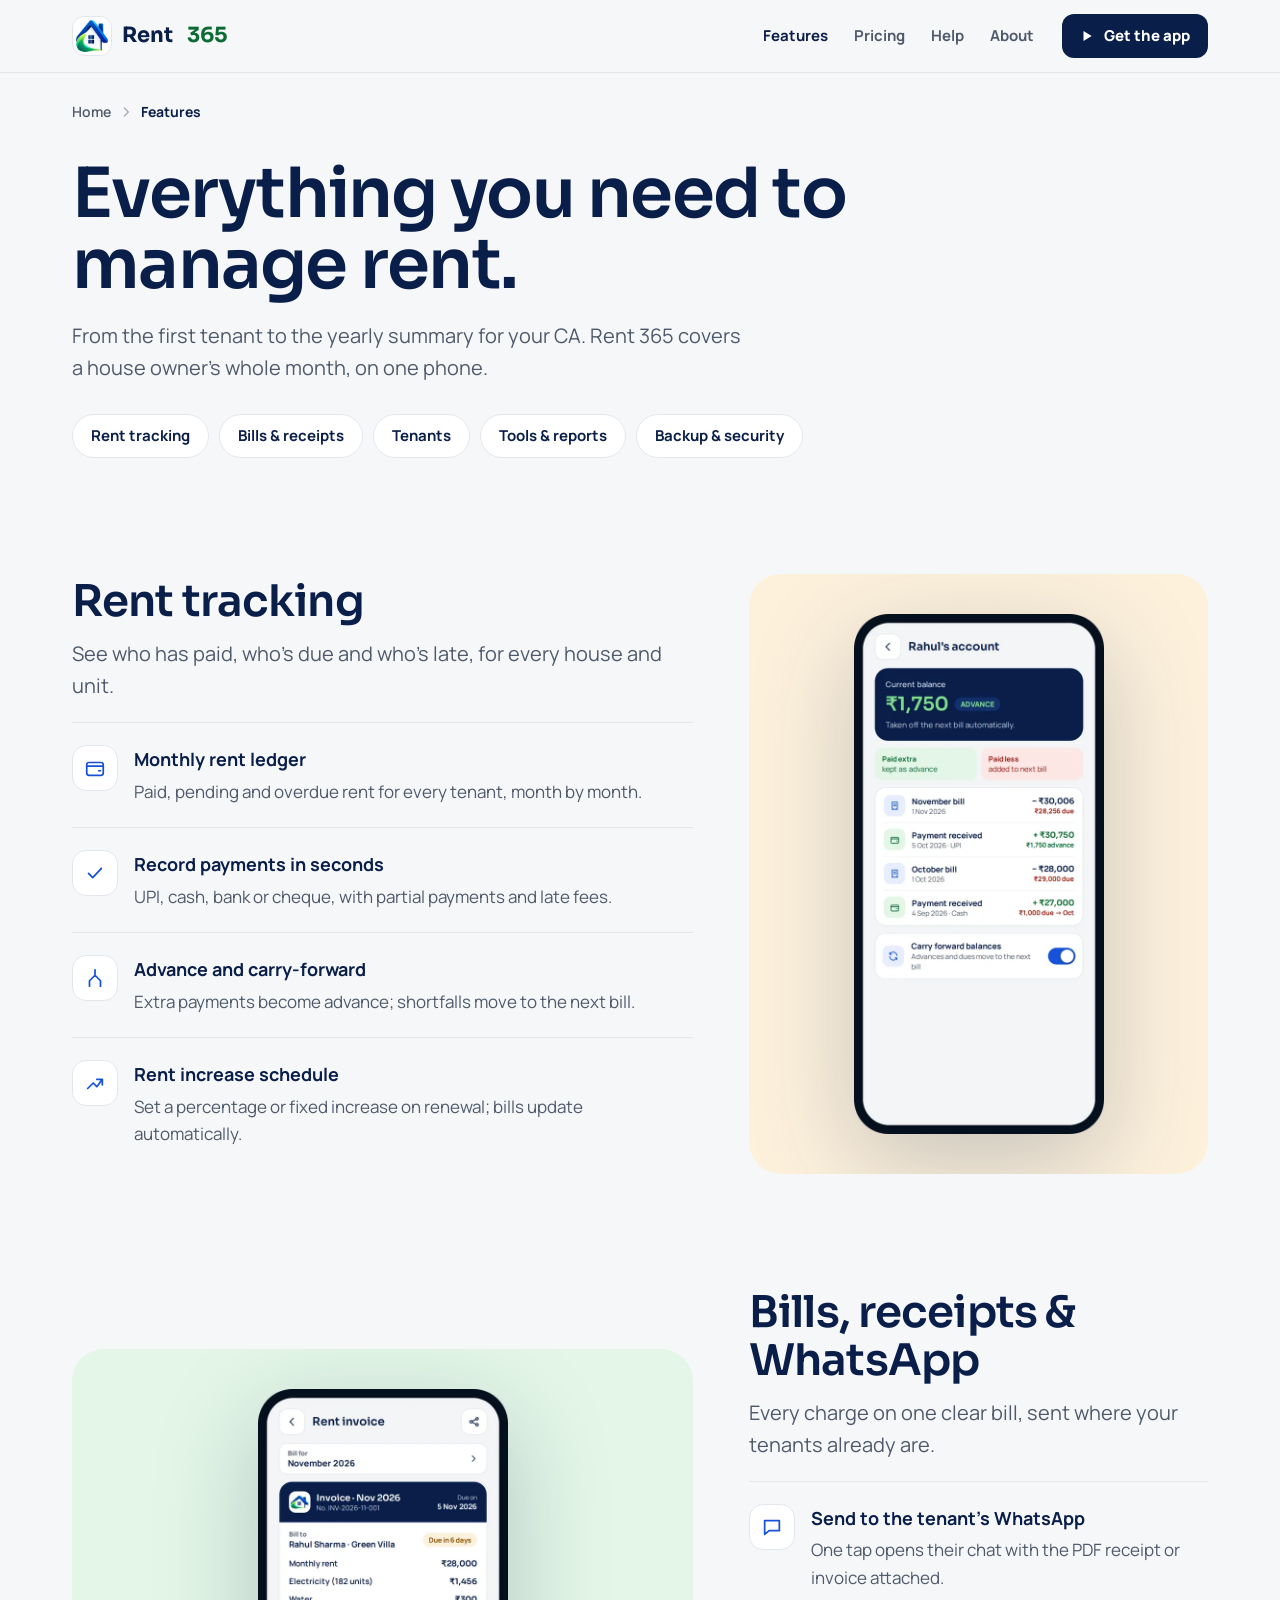
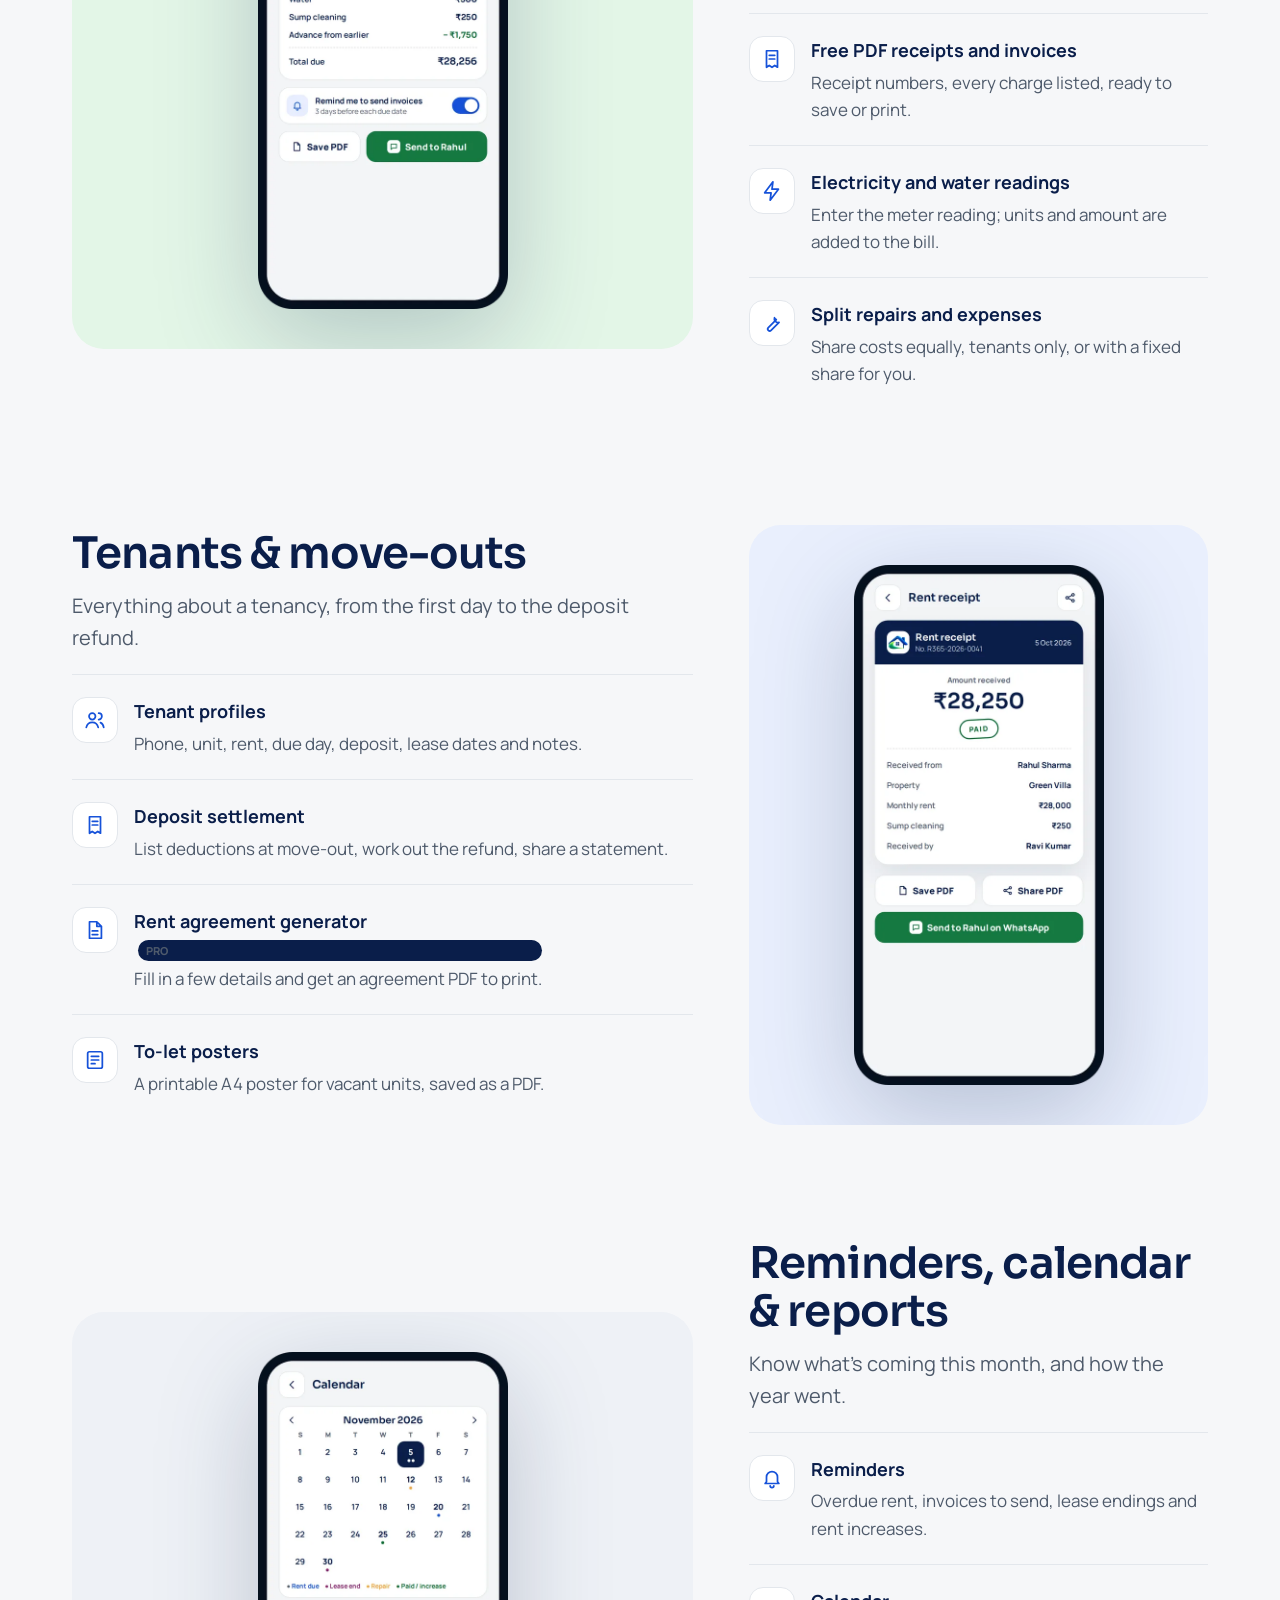
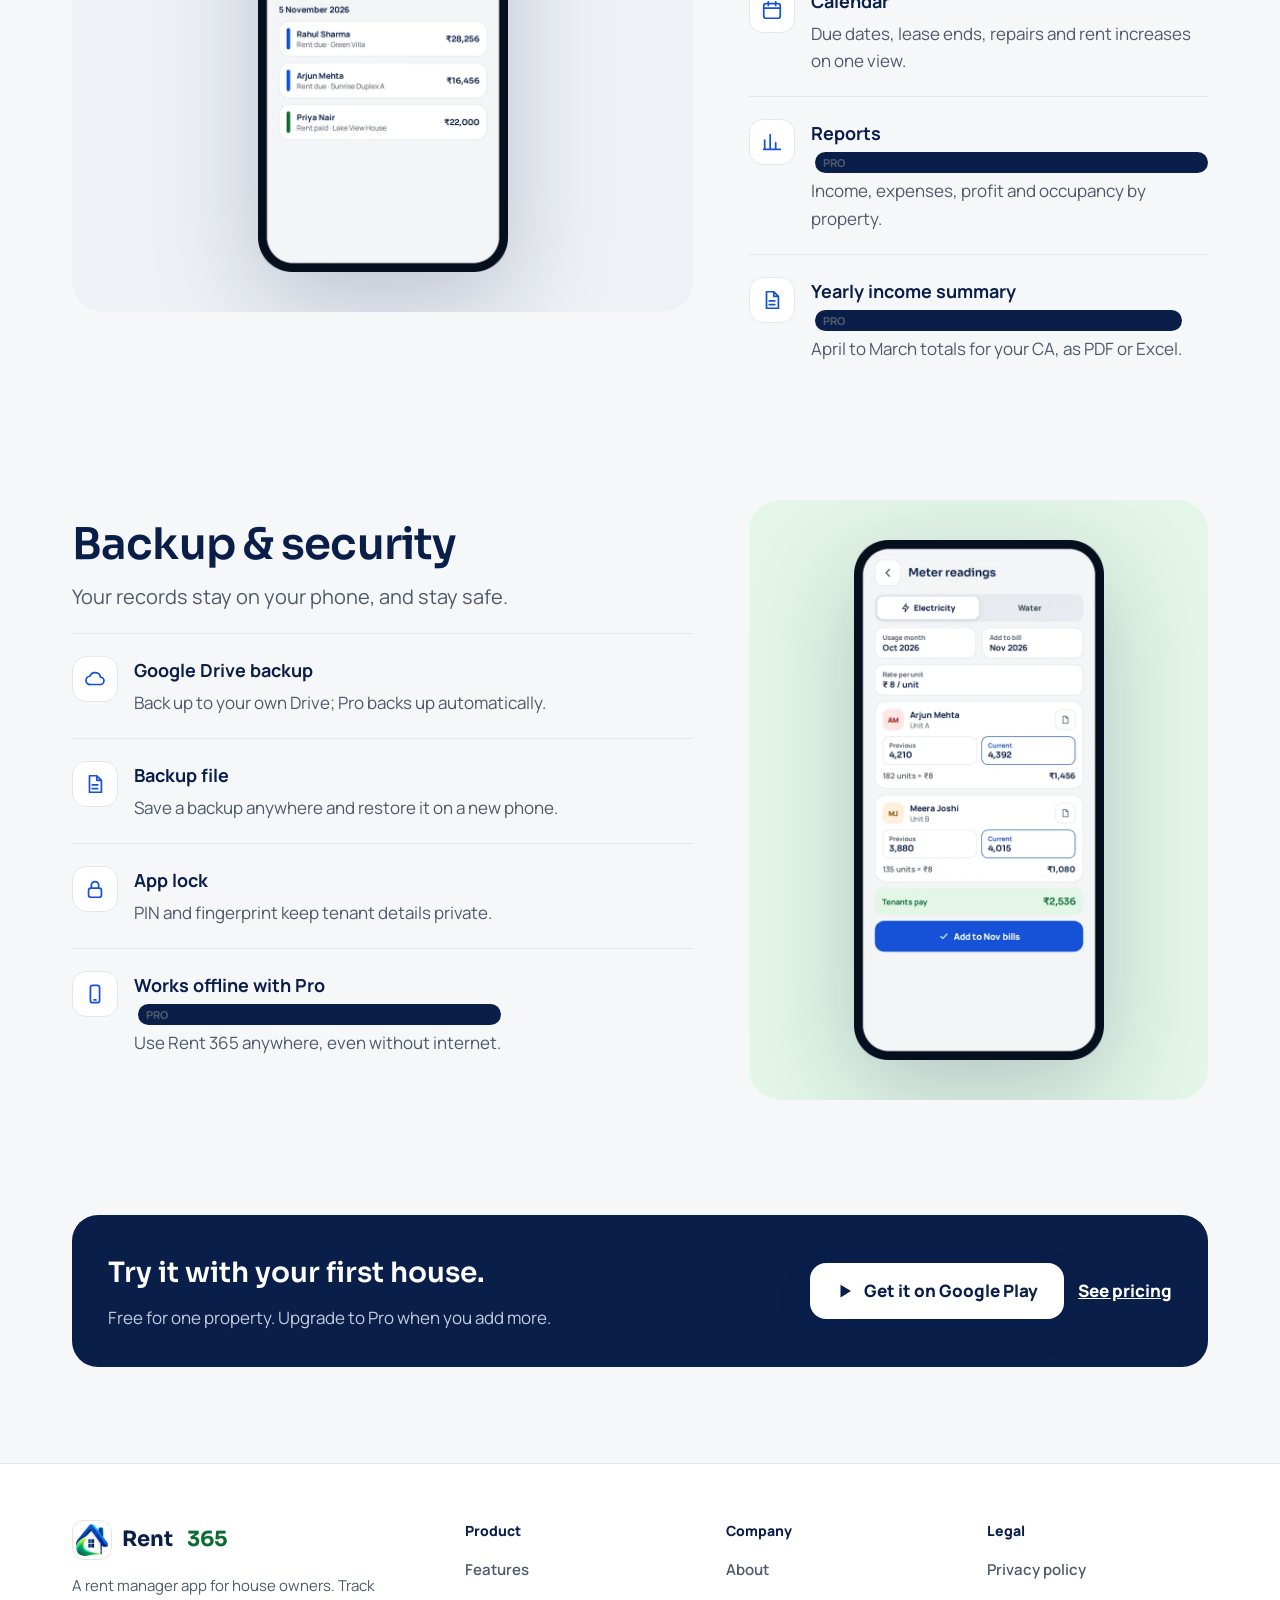
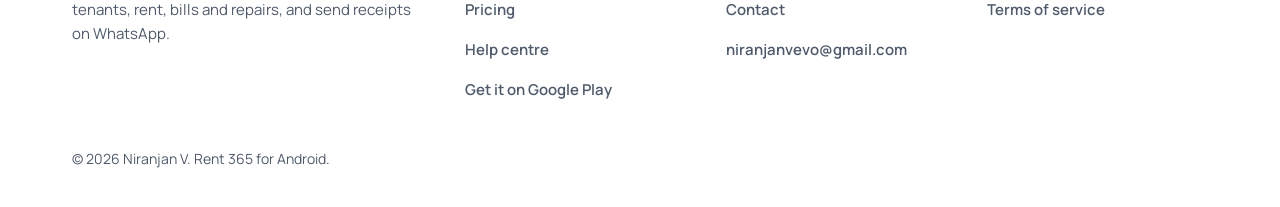
<file: features.html>
<!doctype html>
<html lang="en-IN">
<head>
<meta charset="utf-8">
<meta name="viewport" content="width=device-width, initial-scale=1">
<title>Features – Rent 365</title>
<meta name="description" content="Rent ledger, WhatsApp receipts and invoices, meter readings, split repairs, advance and dues, reminders, Google Drive backup and app lock.">
<meta name="robots" content="index, follow, max-image-preview:large">
<link rel="canonical" href="https://SITE_URL/features">
<meta name="theme-color" content="#F6F7F9">
<link rel="icon" href="/favicon.png" type="image/png">
<link rel="apple-touch-icon" href="/apple-touch-icon.png">
<link rel="preload" href="/fonts/sora.woff2" as="font" type="font/woff2" crossorigin>
<link rel="preload" href="/fonts/manrope.woff2" as="font" type="font/woff2" crossorigin>

<meta property="og:type" content="website">
<meta property="og:site_name" content="Rent 365">
<meta property="og:title" content="Features – Rent 365">
<meta property="og:description" content="Rent ledger, WhatsApp receipts and invoices, meter readings, split repairs, advance and dues, reminders, Google Drive backup and app lock.">
<meta property="og:url" content="https://SITE_URL/features">
<meta property="og:image" content="https://SITE_URL/img/og-image.jpg">
<meta property="og:image:width" content="1200">
<meta property="og:image:height" content="630">
<meta property="og:locale" content="en_IN">
<meta name="twitter:card" content="summary_large_image">
<style>@font-face{font-family:Sora;src:url(/fonts/sora.woff2) format("woff2");font-weight:100 900;font-display:swap}@font-face{font-family:Manrope;src:url(/fonts/manrope.woff2) format("woff2");font-weight:200 800;font-display:swap}:root{--navy:#0A1E4A;--blue:#1652D9;--green:#0B6B33;--lime:#3BC85A;--ground:#F6F7F9;--line:#E3E7EC;--muted:#4E5A6B;--display:Sora,"Segoe UI",system-ui,sans-serif;--body:Manrope,"Segoe UI",system-ui,sans-serif}*,*::before,*::after{box-sizing:border-box}html{scroll-behavior:smooth;-webkit-text-size-adjust:100%}body{margin:0;background:var(--ground);color:var(--navy);font-family:var(--body);font-size:17px;line-height:1.6;-webkit-font-smoothing:antialiased}img{max-width:100%;height:auto;display:block}a{color:var(--blue)}a:hover{color:#0F3FA8}:focus-visible{outline:3px solid var(--blue);outline-offset:3px;border-radius:6px}h1,h2,h3{font-family:var(--display);font-weight:600;color:var(--navy);margin:0}.wrap{max-width:1200px;margin:0 auto;padding:0 32px}.skip{position:absolute;left:-999px;top:8px;background:#fff;padding:10px 16px;border-radius:10px;z-index:99}.skip:focus{left:16px}.muted{color:var(--muted)}/* header */.hdr{position:sticky;top:0;z-index:20;background:rgba(246,247,249,.92);backdrop-filter:blur(12px);-webkit-backdrop-filter:blur(12px);border-bottom:1px solid var(--line)}.hdr .wrap{height:72px;display:flex;align-items:center;gap:28px}.brand{display:flex;align-items:center;gap:10px;text-decoration:none;color:var(--navy);font-family:var(--display);font-weight:700;font-size:21px}.brand img{width:40px;height:40px;border-radius:12px;background:#fff;border:1px solid var(--line);padding:3px}.brand em{font-style:normal;color:var(--green)}.nav{display:flex;gap:26px;margin-left:auto}.nav a{color:var(--muted);text-decoration:none;font-weight:700;font-size:15px;min-height:44px;display:inline-flex;align-items:center}.nav a:hover,.nav a[aria-current=page]{color:var(--navy)}.btn{display:inline-flex;align-items:center;gap:10px;min-height:48px;padding:0 22px;border-radius:14px;font-weight:800;font-size:16px;text-decoration:none;background:var(--navy);color:#fff;transition:transform .18s ease,background-color .2s ease;box-shadow:0 12px 30px rgba(10,30,74,.2)}.btn:hover{color:#fff;background:#13306B;transform:translateY(-2px)}.btn.lg{min-height:56px;padding:0 26px;font-size:17px;border-radius:16px}.btn.sm{min-height:44px;padding:0 18px;font-size:15px;border-radius:12px;box-shadow:none}.btn.light{background:#fff;color:var(--navy)}.btn.light:hover{background:#EEF2F8;color:var(--navy)}.hdr .btn.sm{margin-left:0}.mnav{display:none;margin-left:auto}.mnav summary{list-style:none;width:44px;height:44px;border-radius:12px;border:1px solid var(--line);background:#fff;display:flex;align-items:center;justify-content:center;cursor:pointer}.mnav summary::-webkit-details-marker{display:none}.mnav[open] .i-menu,.mnav:not([open]) .i-close{display:none}.mnav nav{position:absolute;left:12px;right:12px;top:68px;background:#fff;border:1px solid var(--line);border-radius:18px;padding:10px;box-shadow:0 20px 50px rgba(10,30,74,.15);display:flex;flex-direction:column}.mnav nav a{padding:12px 14px;border-radius:12px;color:var(--navy);text-decoration:none;font-weight:700;min-height:48px}.mnav nav a:hover{background:var(--ground)}/* breadcrumb */.crumbs ol{list-style:none;margin:0;padding:28px 0 0;display:flex;flex-wrap:wrap;gap:8px;font-size:14px}.crumbs li{display:flex;align-items:center;gap:8px}.crumbs a{color:var(--muted);text-decoration:none;font-weight:600}.crumbs a:hover{color:var(--navy)}.crumbs svg{color:#9AA4B2}.crumbs [aria-current]{font-weight:700}/* type */.h-hero{font-size:clamp(48px,7vw,96px);line-height:.98;letter-spacing:-.03em}.h-page{font-size:clamp(40px,5.4vw,72px);line-height:1.02;letter-spacing:-.025em}.h-sec{font-size:clamp(30px,3.4vw,44px);line-height:1.1;letter-spacing:-.02em}.lead{font-size:clamp(17px,1.6vw,20px);line-height:1.6;color:var(--muted)}.sec{margin-top:clamp(72px,9vw,120px)}.more{display:inline-flex;align-items:center;gap:6px;margin-top:18px;font-weight:800;min-height:44px}/* hero */.hero{padding-top:72px;text-align:center;display:flex;flex-direction:column;align-items:center}.pill{display:inline-flex;align-items:center;gap:8px;padding:8px 16px;border-radius:99px;background:#fff;border:1px solid var(--line);color:var(--navy);text-decoration:none;font-weight:700;font-size:14px;min-height:40px}.pill i{width:8px;height:8px;border-radius:50%;background:var(--lime)}.hero h1{margin-top:28px}.hero h1 span{color:var(--blue)}.hero .lead{margin:24px 0 0;max-width:640px}.cta{margin-top:34px;display:flex;flex-wrap:wrap;gap:14px 24px;align-items:center;justify-content:center}.cta .link{font-weight:800;color:var(--navy);text-underline-offset:5px;min-height:44px;display:inline-flex;align-items:center}.note{margin:16px 0 0;font-size:14px;color:var(--muted);font-weight:600}/* month strip */.month{margin-top:56px;background:#fff;border:1px solid var(--line);border-radius:28px;padding:24px 24px 28px;box-shadow:0 30px 70px rgba(10,30,74,.08)}.month-top{display:flex;flex-wrap:wrap;align-items:center;gap:16px 28px;margin-bottom:18px}.month-top .lbl{font-size:13px;color:var(--muted);font-weight:700}.month-top .tot{font-family:var(--display);font-size:28px;font-weight:600}.month-top .tot span{font-family:var(--body);font-size:15px;color:var(--muted);font-weight:600}.bar{flex:1;min-width:200px;height:10px;border-radius:99px;background:#EEF1F4;overflow:hidden}.bar i{display:block;width:75%;height:100%;border-radius:99px;background:var(--lime);transform-origin:left;animation:fill 1.6s cubic-bezier(.2,.8,.2,1) .6s both}.legend{display:flex;gap:14px;font-size:13px;font-weight:700;color:var(--muted)}.legend span{display:flex;align-items:center;gap:6px}.legend b{width:10px;height:10px;border-radius:3px}.strip{overflow-x:auto;-webkit-overflow-scrolling:touch}.strip-in{min-width:980px;position:relative}.days{display:grid;grid-template-columns:repeat(31,minmax(0,1fr));background:#F7F8FA;border-radius:12px;list-style:none;margin:0;padding:0}.days li{text-align:center;font-size:12px;font-weight:600;color:#6B7686;padding:8px 0;border-left:1px solid var(--line)}.days li:first-child{border-left:0}.days li.on{font-weight:800;color:var(--navy)}.chips{display:grid;grid-template-columns:repeat(31,minmax(0,1fr));grid-template-rows:repeat(3,auto);gap:10px 6px;margin-top:14px;list-style:none;padding:0}.chip{grid-column:var(--d) / span 6;grid-row:var(--r);background:#fff;border:1px solid var(--line);border-radius:14px;padding:8px 10px;display:flex;align-items:center;gap:8px;box-shadow:0 8px 20px rgba(10,30,74,.08);min-width:0;animation:drop .7s cubic-bezier(.2,.9,.2,1) both;animation-delay:var(--t)}.chip .av{width:30px;height:30px;border-radius:10px;display:flex;align-items:center;justify-content:center;font-size:11px;font-weight:800;flex:none}.chip .who{min-width:0;flex:1;font-size:12px;color:var(--muted)}.chip .who b{display:block;font-size:13px;color:var(--navy);white-space:nowrap;overflow:hidden;text-overflow:ellipsis}.st{padding:3px 8px;border-radius:99px;font-size:11px;font-weight:800;white-space:nowrap}.paid{background:#E3F6E7;color:var(--green)}.due{background:#FDF1DC;color:#8A4F00}.late{background:#FDE7E5;color:#A61B12}.today{--x:calc(100% / 31 * 14.5);position:absolute;top:0;bottom:0;left:var(--x);width:2px;background:var(--blue);animation:sweep 2.2s cubic-bezier(.4,0,.2,1) .4s both}.today span{position:absolute;top:-10px;left:-24px;width:50px;padding:3px 0;border-radius:99px;background:var(--blue);color:#fff;font-size:11px;font-weight:800;text-align:center}/* steps */.steps{list-style:none;margin:48px 0 0;padding:0;display:grid;grid-template-columns:repeat(3,minmax(0,1fr));gap:40px}.steps li{display:flex;flex-direction:column;gap:12px;padding-top:22px;border-top:2px solid var(--navy)}.steps .n{display:flex;align-items:center;gap:12px;font-family:var(--display);font-weight:700;font-size:15px;color:var(--blue)}.steps h3{font-size:22px}.steps p{margin:0;color:var(--muted)}/* features */.feat{display:grid;grid-template-columns:repeat(2,minmax(0,1fr));gap:64px;align-items:center}.feat.flip .media{order:-1}.feat h2{font-size:clamp(30px,3.2vw,40px);line-height:1.1;letter-spacing:-.02em}.feat p{margin:18px 0 0;color:var(--muted);font-size:18px;max-width:480px}.ticks{list-style:none;margin:20px 0 0;padding:0;display:flex;flex-direction:column;gap:10px}.ticks li{display:flex;gap:10px;align-items:flex-start}.ticks svg{color:var(--green);flex:none;margin-top:3px}.media{border-radius:32px;min-height:460px;display:flex;align-items:center;justify-content:center;padding:40px 24px;overflow:hidden}.media .ph{display:flex;align-items:flex-end;animation:float 7s ease-in-out infinite}.media img{width:250px;filter:drop-shadow(0 30px 50px rgba(10,30,74,.22))}.media img+img{margin-left:-40px}.t-green{background:#E3F6E7}.t-blue{background:#E9EFFD}.t-amber{background:#FDF1DC}.t-grey{background:#EEF1F6}/* list grid */.extras{list-style:none;margin:36px 0 0;padding:0;display:grid;grid-template-columns:repeat(4,minmax(0,1fr));gap:0 36px}.extras li{display:flex;flex-direction:column;gap:8px;padding:22px 0;border-top:1px solid var(--line)}.extras svg{color:var(--blue)}.extras b{font-size:17px}.extras span{font-size:15px;color:var(--muted);line-height:1.55}.pro{padding:2px 8px;border-radius:99px;background:var(--navy);color:#fff;font-size:11px;font-weight:800;vertical-align:middle;margin-left:4px}/* band */.band{background:var(--navy);color:#fff;border-radius:36px;padding:64px;display:grid;grid-template-columns:repeat(2,minmax(0,1fr));gap:48px;align-items:center}.band h2{color:#fff;font-size:clamp(28px,3.2vw,40px);line-height:1.1}.band p{color:#C3CCDA;font-size:18px;margin:18px 0 0}.band a{color:#fff;font-weight:800}.band ul{list-style:none;margin:0;padding:0;display:flex;flex-direction:column;gap:22px}.band li{display:flex;gap:14px}.band li>span:first-child{width:44px;height:44px;border-radius:14px;background:#13306B;color:#7EE08A;display:flex;align-items:center;justify-content:center;flex:none}.band li b{display:block;font-size:17px}.band li small{color:#C3CCDA;font-size:16px}/* plans */.plans{display:grid;grid-template-columns:repeat(2,minmax(0,1fr));gap:24px;margin-top:36px}.plan{background:#fff;border:1px solid var(--line);border-radius:26px;padding:32px;display:flex;flex-direction:column;gap:16px}.plan.pro-plan{border:2px solid var(--blue)}.plan-top{display:flex;justify-content:space-between;align-items:center;gap:12px}.plan h3{font-size:24px}.badge{padding:5px 12px;border-radius:99px;background:#E7EEFF;color:#1243B8;font-size:13px;font-weight:800}.price{font-family:var(--display);font-size:38px;font-weight:600}.price span{font-family:var(--body);font-size:15px;color:var(--muted);font-weight:600}/* faq */.faq details{border-top:1px solid var(--line);padding:18px 0}.faq summary{display:flex;justify-content:space-between;gap:20px;font-size:18px;font-weight:700;min-height:44px;align-items:center;cursor:pointer;list-style:none}.faq summary::-webkit-details-marker{display:none}.faq summary span{width:36px;height:36px;border-radius:50%;background:#fff;border:1px solid var(--line);display:flex;align-items:center;justify-content:center;flex:none;font-size:22px;transition:transform .25s ease}.faq details[open] summary span{transform:rotate(45deg)}.faq p{margin:12px 0 0;color:var(--muted);max-width:760px}/* final cta */.final{text-align:center;display:flex;flex-direction:column;align-items:center;gap:22px;margin-bottom:96px}.final h2{font-size:clamp(36px,5vw,64px);line-height:1.02;letter-spacing:-.03em}/* features page */.jump{display:flex;flex-wrap:wrap;gap:10px;margin-top:30px}.jump a,.chipl{display:inline-flex;align-items:center;gap:8px;min-height:44px;padding:0 18px;border-radius:99px;background:#fff;border:1px solid var(--line);color:var(--navy);text-decoration:none;font-weight:700;font-size:15px}.group{display:grid;grid-template-columns:minmax(0,1.15fr) minmax(0,.85fr);gap:56px;align-items:center;scroll-margin-top:96px}.group.flip .media{order:-1}.group .media{min-height:560px}.items{list-style:none;margin:20px 0 0;padding:0}.items li{display:flex;gap:16px;padding:22px 0;border-top:1px solid var(--line)}.items .ib{width:46px;height:46px;border-radius:14px;background:#fff;border:1px solid var(--line);color:var(--blue);display:flex;align-items:center;justify-content:center;flex:none}.items b{display:block;font-size:18px}.items span span{display:block;margin-top:4px;color:var(--muted)}/* table */.tbl{overflow-x:auto;background:#fff;border:1px solid var(--line);border-radius:22px}table{width:100%;min-width:560px;border-collapse:collapse;font-size:16px}th,td{padding:14px 20px;border-top:1px solid var(--line)}thead th{border-top:0;font-size:14px;color:var(--muted);text-align:center}thead th:first-child{text-align:left}tbody th{text-align:left;font-weight:600}td{text-align:center;font-weight:700;width:160px}td.p,thead th.p{background:#F5F8FF}thead th.p{color:var(--blue)}.yes{color:var(--green)}.no{color:#9AA4B2}.sr{position:absolute;width:1px;height:1px;overflow:hidden;clip:rect(0 0 0 0);white-space:nowrap}/* help */.search{display:flex;align-items:center;gap:12px;height:60px;padding:0 20px;background:#fff;border:1.5px solid var(--line);border-radius:18px;color:var(--muted)}.search input{border:0;outline:0;flex:1;font:inherit;font-size:17px;color:var(--navy);background:transparent;min-width:0}.hgroup{background:#fff;border:1px solid var(--line);border-radius:24px;padding:28px 28px 10px;scroll-margin-top:96px}.hgroup h2{display:flex;align-items:center;gap:12px;font-size:24px;margin-bottom:6px}.hgroup h2 span{width:42px;height:42px;border-radius:13px;background:#E7EEFF;color:var(--blue);display:flex;align-items:center;justify-content:center}.stack{display:flex;flex-direction:column;gap:24px}.navycard{background:var(--navy);color:#fff;border-radius:26px;padding:36px;display:flex;flex-wrap:wrap;gap:20px;align-items:center;justify-content:space-between}.navycard h2{color:#fff;font-size:28px}.navycard p{margin:8px 0 0;color:#C3CCDA}/* about */.principles{list-style:none;margin:36px 0 0;padding:0;display:grid;grid-template-columns:repeat(3,minmax(0,1fr));gap:40px}.principles li{display:flex;flex-direction:column;gap:10px;padding-top:22px;border-top:2px solid var(--navy)}.principles svg{color:var(--blue)}.principles h3{font-size:21px}.principles p{margin:0;color:var(--muted)}.cards{display:grid;grid-template-columns:repeat(2,minmax(0,1fr));gap:18px;margin-top:24px;max-width:900px}.card{background:#fff;border:1px solid var(--line);border-radius:22px;padding:26px;display:flex;flex-direction:column;gap:12px}.card .ib{width:44px;height:44px;border-radius:14px;background:#E7EEFF;color:var(--blue);display:flex;align-items:center;justify-content:center}.card h3{font-size:20px}.card p{margin:0;color:var(--muted);font-size:15.5px}.card a{margin-top:auto;font-weight:800;min-height:44px;display:inline-flex;align-items:center}.about-top{display:grid;grid-template-columns:minmax(0,1.3fr) minmax(0,.7fr);gap:56px;align-items:center;padding-top:36px}/* legal */.tabs{display:inline-flex;gap:6px;padding:5px;background:#E8ECF1;border-radius:14px;margin-top:22px}.tabs a{display:inline-flex;align-items:center;min-height:42px;padding:0 18px;border-radius:10px;color:var(--muted);text-decoration:none;font-weight:700}.tabs a[aria-current]{background:#fff;color:var(--navy);font-weight:800;box-shadow:0 2px 8px rgba(10,30,74,.08)}.legal{display:flex;flex-wrap:wrap;gap:48px;margin-top:40px;align-items:flex-start}.toc{flex:0 1 260px;min-width:220px;background:#fff;border:1px solid var(--line);border-radius:20px;padding:16px}.toc b{display:block;font-size:14px;padding:6px 12px 10px}.toc ol{list-style:none;margin:0;padding:0;display:flex;flex-direction:column;gap:2px}.toc a{display:flex;align-items:center;min-height:40px;padding:0 12px;border-radius:10px;color:var(--muted);text-decoration:none;font-weight:600;font-size:15px}.toc a:hover{background:var(--ground);color:var(--navy)}.doc{flex:999 1 560px;min-width:0;max-width:760px;color:#24324F;font-size:17px;line-height:1.75}.doc h2{font-size:24px;margin:40px 0 12px;scroll-margin-top:96px}.doc ul,.doc ol{padding-left:22px}.doc li{margin:6px 0}.doc table{min-width:0;font-size:15.5px;background:#fff;border:1px solid var(--line);border-radius:12px;overflow:hidden;margin:14px 0}.doc td,.doc th{text-align:left;width:auto;font-weight:500;vertical-align:top}.doc thead th{font-weight:800;color:var(--navy);text-align:left}.summary{background:#fff;border:1px solid var(--line);border-radius:20px;padding:22px 26px;display:flex;gap:16px;align-items:flex-start}.summary span{width:40px;height:40px;border-radius:12px;background:#E3F6E7;color:var(--green);display:flex;align-items:center;justify-content:center;flex:none}.summary p{margin:0}/* footer */.ftr{border-top:1px solid var(--line);background:#fff;margin-top:24px}.ftr .grid{padding-top:56px;padding-bottom:40px;display:grid;grid-template-columns:minmax(0,1.6fr) repeat(3,minmax(0,1fr));gap:40px}.ftr p{margin:14px 0 0;color:var(--muted);font-size:15px;max-width:340px}.ftr h2{font-family:var(--body);font-size:14px;font-weight:800;margin-bottom:10px}.ftr ul{list-style:none;margin:0;padding:0;display:flex;flex-direction:column;gap:4px}.ftr ul a{color:var(--muted);text-decoration:none;font-weight:600;font-size:15px;min-height:36px;display:inline-flex;align-items:center}.ftr ul a:hover{color:var(--navy)}.ftr .copy{padding-bottom:36px;color:var(--muted);font-size:14px}/* motion */@keyframes rise{from{opacity:0;transform:translateY(22px)}to{opacity:1;transform:none}}@keyframes drop{0%{opacity:0;transform:translateY(-26px) scale(.92)}70%{opacity:1;transform:translateY(3px) scale(1.02)}100%{opacity:1;transform:none}}@keyframes sweep{from{left:0}to{left:var(--x)}}@keyframes fill{from{transform:scaleX(0)}to{transform:scaleX(1)}}@keyframes float{0%,100%{transform:translateY(0)}50%{transform:translateY(-10px)}}.r{animation:rise .8s cubic-bezier(.2,.8,.2,1) both}.d1{animation-delay:.08s}.d2{animation-delay:.16s}.d3{animation-delay:.24s}.d4{animation-delay:.32s}.js .reveal{opacity:0;transform:translateY(28px);transition:opacity .8s cubic-bezier(.2,.8,.2,1),transform .8s cubic-bezier(.2,.8,.2,1)}.js .reveal.in{opacity:1;transform:none}@media (max-width:900px){.nav,.hdr .btn.sm.desk{display:none}.mnav{display:block}.steps,.feat,.extras,.band,.plans,.group,.principles,.cards,.about-top,.ftr .grid{grid-template-columns:minmax(0,1fr)}.feat.flip .media,.group.flip .media{order:0}.extras{gap:0}.band{padding:36px 24px}.wrap{padding:0 20px}.media,.group .media{min-height:360px}.media img{width:180px}.media img+img{margin-left:-30px}.hide-m{display:none}.hero{padding-top:40px}}@media (prefers-reduced-motion:reduce){html{scroll-behavior:auto}*,*::before,*::after{animation:none!important;transition:none!important}.js .reveal{opacity:1;transform:none}}</style>
<script>document.documentElement.classList.add("js")</script>
<script type="application/ld+json">{"@context":"https://schema.org","@graph":[{"@type":"Organization","@id":"https://SITE_URL/#org","name":"Rent 365","url":"https://SITE_URL/","logo":"https://SITE_URL/img/logo-512.png","email":"niranjanvevo@gmail.com","founder":{"@type":"Person","name":"Niranjan V"},"contactPoint":{"@type":"ContactPoint","contactType":"customer support","email":"niranjanvevo@gmail.com","availableLanguage":["English"]},"sameAs":["https://play.google.com/store/apps/details?id=com.ncaps.rent365"]},{"@type":"MobileApplication","@id":"https://SITE_URL/#app","name":"Rent 365","operatingSystem":"ANDROID","applicationCategory":"FinanceApplication","description":"Rent manager app for house owners: track tenants, rent, electricity bills and repairs, and send receipts and invoices on WhatsApp.","url":"https://SITE_URL/","downloadUrl":"https://play.google.com/store/apps/details?id=com.ncaps.rent365","installUrl":"https://play.google.com/store/apps/details?id=com.ncaps.rent365","publisher":{"@id":"https://SITE_URL/#org"},"image":"https://SITE_URL/img/og-image.jpg","offers":[{"@type":"Offer","name":"Free","price":"0","priceCurrency":"INR"},{"@type":"Offer","name":"Pro monthly","price":"60","priceCurrency":"INR","priceSpecification":{"@type":"UnitPriceSpecification","price":"60","priceCurrency":"INR","billingDuration":"P1M"}},{"@type":"Offer","name":"Pro yearly","price":"600","priceCurrency":"INR","priceSpecification":{"@type":"UnitPriceSpecification","price":"600","priceCurrency":"INR","billingDuration":"P1Y"}}]},{"@type":"BreadcrumbList","itemListElement":[{"@type":"ListItem","position":1,"name":"Home","item":"https://SITE_URL/"},{"@type":"ListItem","position":2,"name":"Features","item":"https://SITE_URL/features"}]}]}</script>
</head>
<body>
<a class="skip" href="#main">Skip to content</a>
<header class="hdr">
 <div class="wrap">
  <a class="brand" href="/" aria-label="Rent 365 home"><img src="/img/logo.webp" alt="" width="40" height="40">Rent&nbsp;<em>365</em></a>
  <nav class="nav" aria-label="Main"><a href="/features" aria-current="page">Features</a><a href="/pricing">Pricing</a><a href="/help">Help</a><a href="/about">About</a></nav>
  <a class="btn sm desk" href="https://play.google.com/store/apps/details?id=com.ncaps.rent365"><svg aria-hidden="true" width="14" height="14" viewBox="0 0 24 24" fill="none" stroke="currentColor" stroke-width="1.9" stroke-linecap="round" stroke-linejoin="round"><path d="M6 3.5v17l14-8.5z" fill="currentColor" stroke="none"/></svg> Get the app</a>
  <details class="mnav"><summary aria-label="Menu"><span class="i-menu"><svg aria-hidden="true" width="22" height="22" viewBox="0 0 24 24" fill="none" stroke="currentColor" stroke-width="1.9" stroke-linecap="round" stroke-linejoin="round"><path d="M4 7h16M4 12h16M4 17h16"/></svg></span><span class="i-close"><svg aria-hidden="true" width="22" height="22" viewBox="0 0 24 24" fill="none" stroke="currentColor" stroke-width="1.9" stroke-linecap="round" stroke-linejoin="round"><path d="M6 6l12 12M18 6L6 18"/></svg></span></summary><nav aria-label="Mobile"><a href="/">Home</a><a href="/features">Features</a><a href="/pricing">Pricing</a><a href="/help">Help</a><a href="/about">About</a><a href="/privacy">Privacy policy</a><a href="/terms">Terms of service</a><a href="https://play.google.com/store/apps/details?id=com.ncaps.rent365">Get the app on Google Play</a></nav></details>
 </div>
</header>
<nav class="crumbs wrap" aria-label="Breadcrumb"><ol><li><a href="/">Home</a><svg aria-hidden="true" width="14" height="14" viewBox="0 0 24 24" fill="none" stroke="currentColor" stroke-width="2" stroke-linecap="round" stroke-linejoin="round"><path d="M9 5l7 7-7 7"/></svg></li><li><span aria-current="page">Features</span></li></ol></nav>
<main id="main">

<section class="wrap" style="padding-top:36px">
 <h1 class="h-page r d1" style="max-width:900px">Everything you need to manage rent.</h1>
 <p class="lead r d2" style="margin:20px 0 0;max-width:680px">From the first tenant to the yearly summary for your CA. Rent 365 covers a house owner's whole month, on one phone.</p>
 <nav class="jump r d3" aria-label="Feature groups"><a href="#rent">Rent tracking</a><a href="#bills">Bills & receipts</a><a href="#tenants">Tenants</a><a href="#tools">Tools & reports</a><a href="#safety">Backup & security</a></nav>
</section>
<section id="rent" class="wrap sec reveal"><div class="group">
 <div><h2 class="h-sec">Rent tracking</h2><p class="lead" style="margin:12px 0 0">See who has paid, who's due and who's late, for every house and unit.</p><ul class="items"><li><span class="ib"><svg aria-hidden="true" width="22" height="22" viewBox="0 0 24 24" fill="none" stroke="currentColor" stroke-width="1.9" stroke-linecap="round" stroke-linejoin="round"><rect x="3" y="6" width="18" height="14" rx="2.5"/><path d="M3 10h18M16 15h2"/></svg></span><span><b>Monthly rent ledger</b><span>Paid, pending and overdue rent for every tenant, month by month.</span></span></li><li><span class="ib"><svg aria-hidden="true" width="22" height="22" viewBox="0 0 24 24" fill="none" stroke="currentColor" stroke-width="1.9" stroke-linecap="round" stroke-linejoin="round"><path d="M5 12.5l4.5 4.5L19 7"/></svg></span><span><b>Record payments in seconds</b><span>UPI, cash, bank or cheque, with partial payments and late fees.</span></span></li><li><span class="ib"><svg aria-hidden="true" width="22" height="22" viewBox="0 0 24 24" fill="none" stroke="currentColor" stroke-width="1.9" stroke-linecap="round" stroke-linejoin="round"><path d="M12 3v6M12 9l-6 6v6M12 9l6 6v6"/></svg></span><span><b>Advance and carry-forward</b><span>Extra payments become advance; shortfalls move to the next bill.</span></span></li><li><span class="ib"><svg aria-hidden="true" width="22" height="22" viewBox="0 0 24 24" fill="none" stroke="currentColor" stroke-width="1.9" stroke-linecap="round" stroke-linejoin="round"><path d="M4 18l6-6 4 4 6-8M14 8h6v6"/></svg></span><span><b>Rent increase schedule</b><span>Set a percentage or fixed increase on renewal; bills update automatically.</span></span></li></ul></div>
 <div class="media t-amber hide-m"><div class="ph"><img src="/img/statement.webp" alt="Tenant account statement with a running balance" width="520" height="1082" loading="lazy" decoding="async"></div></div></div></section>
<section id="bills" class="wrap sec reveal"><div class="group flip">
 <div><h2 class="h-sec">Bills, receipts & WhatsApp</h2><p class="lead" style="margin:12px 0 0">Every charge on one clear bill, sent where your tenants already are.</p><ul class="items"><li><span class="ib"><svg aria-hidden="true" width="22" height="22" viewBox="0 0 24 24" fill="none" stroke="currentColor" stroke-width="1.9" stroke-linecap="round" stroke-linejoin="round"><path d="M4 5h16v11H9l-5 4z"/></svg></span><span><b>Send to the tenant's WhatsApp</b><span>One tap opens their chat with the PDF receipt or invoice attached.</span></span></li><li><span class="ib"><svg aria-hidden="true" width="22" height="22" viewBox="0 0 24 24" fill="none" stroke="currentColor" stroke-width="1.9" stroke-linecap="round" stroke-linejoin="round"><path d="M6 3h12v18l-3-2-3 2-3-2-3 2zM9 8h6M9 12h6"/></svg></span><span><b>Free PDF receipts and invoices</b><span>Receipt numbers, every charge listed, ready to save or print.</span></span></li><li><span class="ib"><svg aria-hidden="true" width="22" height="22" viewBox="0 0 24 24" fill="none" stroke="currentColor" stroke-width="1.9" stroke-linecap="round" stroke-linejoin="round"><path d="M13 2L4 14h7l-1 8 9-12h-7z"/></svg></span><span><b>Electricity and water readings</b><span>Enter the meter reading; units and amount are added to the bill.</span></span></li><li><span class="ib"><svg aria-hidden="true" width="22" height="22" viewBox="0 0 24 24" fill="none" stroke="currentColor" stroke-width="1.9" stroke-linecap="round" stroke-linejoin="round"><path d="M14.7 6.3a4 4 0 0 0 5 5L11 20a2.1 2.1 0 0 1-3-3l8.7-8.7a4 4 0 0 1-2-2z"/></svg></span><span><b>Split repairs and expenses</b><span>Share costs equally, tenants only, or with a fixed share for you.</span></span></li></ul></div>
 <div class="media t-green hide-m"><div class="ph"><img src="/img/invoice.webp" alt="Rent invoice listing rent, electricity, water and advance" width="520" height="1082" loading="lazy" decoding="async"></div></div></div></section>
<section id="tenants" class="wrap sec reveal"><div class="group">
 <div><h2 class="h-sec">Tenants & move-outs</h2><p class="lead" style="margin:12px 0 0">Everything about a tenancy, from the first day to the deposit refund.</p><ul class="items"><li><span class="ib"><svg aria-hidden="true" width="22" height="22" viewBox="0 0 24 24" fill="none" stroke="currentColor" stroke-width="1.9" stroke-linecap="round" stroke-linejoin="round"><circle cx="9" cy="8" r="3.5"/><path d="M2.5 20c.8-3.5 3.4-5.5 6.5-5.5s5.7 2 6.5 5.5M16 4.5a3.5 3.5 0 0 1 0 7M18 14.8c1.9.7 3.1 2.5 3.5 5.2"/></svg></span><span><b>Tenant profiles</b><span>Phone, unit, rent, due day, deposit, lease dates and notes.</span></span></li><li><span class="ib"><svg aria-hidden="true" width="22" height="22" viewBox="0 0 24 24" fill="none" stroke="currentColor" stroke-width="1.9" stroke-linecap="round" stroke-linejoin="round"><path d="M6 3h12v18l-3-2-3 2-3-2-3 2zM9 8h6M9 12h6"/></svg></span><span><b>Deposit settlement</b><span>List deductions at move-out, work out the refund, share a statement.</span></span></li><li><span class="ib"><svg aria-hidden="true" width="22" height="22" viewBox="0 0 24 24" fill="none" stroke="currentColor" stroke-width="1.9" stroke-linecap="round" stroke-linejoin="round"><path d="M6 3h8l5 5v13H6zM14 3v5h5M9 13h6M9 17h6"/></svg></span><span><b>Rent agreement generator<span class="pro">PRO</span></b><span>Fill in a few details and get an agreement PDF to print.</span></span></li><li><span class="ib"><svg aria-hidden="true" width="22" height="22" viewBox="0 0 24 24" fill="none" stroke="currentColor" stroke-width="1.9" stroke-linecap="round" stroke-linejoin="round"><rect x="4" y="3" width="16" height="18" rx="2"/><path d="M8 8h8M8 12h8M8 16h4"/></svg></span><span><b>To-let posters</b><span>A printable A4 poster for vacant units, saved as a PDF.</span></span></li></ul></div>
 <div class="media t-blue hide-m"><div class="ph"><img src="/img/receipt.webp" alt="Rent receipt with a WhatsApp send button" width="520" height="1082" loading="lazy" decoding="async"></div></div></div></section>
<section id="tools" class="wrap sec reveal"><div class="group flip">
 <div><h2 class="h-sec">Reminders, calendar & reports</h2><p class="lead" style="margin:12px 0 0">Know what's coming this month, and how the year went.</p><ul class="items"><li><span class="ib"><svg aria-hidden="true" width="22" height="22" viewBox="0 0 24 24" fill="none" stroke="currentColor" stroke-width="1.9" stroke-linecap="round" stroke-linejoin="round"><path d="M6 16v-5a6 6 0 0 1 12 0v5l1.5 2h-15zM10 20.5a2 2 0 0 0 4 0"/></svg></span><span><b>Reminders</b><span>Overdue rent, invoices to send, lease endings and rent increases.</span></span></li><li><span class="ib"><svg aria-hidden="true" width="22" height="22" viewBox="0 0 24 24" fill="none" stroke="currentColor" stroke-width="1.9" stroke-linecap="round" stroke-linejoin="round"><rect x="3" y="5" width="18" height="16" rx="2.5"/><path d="M3 10h18M8 3v4M16 3v4"/></svg></span><span><b>Calendar</b><span>Due dates, lease ends, repairs and rent increases on one view.</span></span></li><li><span class="ib"><svg aria-hidden="true" width="22" height="22" viewBox="0 0 24 24" fill="none" stroke="currentColor" stroke-width="1.9" stroke-linecap="round" stroke-linejoin="round"><path d="M4 20V10M10 20V4M16 20v-7M21 20H3"/></svg></span><span><b>Reports<span class="pro">PRO</span></b><span>Income, expenses, profit and occupancy by property.</span></span></li><li><span class="ib"><svg aria-hidden="true" width="22" height="22" viewBox="0 0 24 24" fill="none" stroke="currentColor" stroke-width="1.9" stroke-linecap="round" stroke-linejoin="round"><path d="M6 3h8l5 5v13H6zM14 3v5h5M9 13h6M9 17h6"/></svg></span><span><b>Yearly income summary<span class="pro">PRO</span></b><span>April to March totals for your CA, as PDF or Excel.</span></span></li></ul></div>
 <div class="media t-grey hide-m"><div class="ph"><img src="/img/calendar.webp" alt="Calendar showing November rent due dates" width="520" height="1082" loading="lazy" decoding="async"></div></div></div></section>
<section id="safety" class="wrap sec reveal"><div class="group">
 <div><h2 class="h-sec">Backup & security</h2><p class="lead" style="margin:12px 0 0">Your records stay on your phone, and stay safe.</p><ul class="items"><li><span class="ib"><svg aria-hidden="true" width="22" height="22" viewBox="0 0 24 24" fill="none" stroke="currentColor" stroke-width="1.9" stroke-linecap="round" stroke-linejoin="round"><path d="M7 18a4.5 4.5 0 0 1-.6-9A6 6 0 0 1 18 10a4 4 0 0 1-.5 8z"/></svg></span><span><b>Google Drive backup</b><span>Back up to your own Drive; Pro backs up automatically.</span></span></li><li><span class="ib"><svg aria-hidden="true" width="22" height="22" viewBox="0 0 24 24" fill="none" stroke="currentColor" stroke-width="1.9" stroke-linecap="round" stroke-linejoin="round"><path d="M6 3h8l5 5v13H6zM14 3v5h5M9 13h6M9 17h6"/></svg></span><span><b>Backup file</b><span>Save a backup anywhere and restore it on a new phone.</span></span></li><li><span class="ib"><svg aria-hidden="true" width="22" height="22" viewBox="0 0 24 24" fill="none" stroke="currentColor" stroke-width="1.9" stroke-linecap="round" stroke-linejoin="round"><rect x="5" y="11" width="14" height="10" rx="2.5"/><path d="M8 11V8a4 4 0 0 1 8 0v3"/></svg></span><span><b>App lock</b><span>PIN and fingerprint keep tenant details private.</span></span></li><li><span class="ib"><svg aria-hidden="true" width="22" height="22" viewBox="0 0 24 24" fill="none" stroke="currentColor" stroke-width="1.9" stroke-linecap="round" stroke-linejoin="round"><rect x="7" y="2.5" width="10" height="19" rx="2.5"/><path d="M11 18.5h2"/></svg></span><span><b>Works offline with Pro<span class="pro">PRO</span></b><span>Use Rent 365 anywhere, even without internet.</span></span></li></ul></div>
 <div class="media t-green hide-m"><div class="ph"><img src="/img/meter.webp" alt="Meter readings screen for two units" width="520" height="1082" loading="lazy" decoding="async"></div></div></div></section>
<section class="wrap sec reveal" style="margin-bottom:96px">
 <div class="navycard"><div><h2>Try it with your first house.</h2><p>Free for one property. Upgrade to Pro when you add more.</p></div>
 <div style="display:flex;flex-wrap:wrap;gap:14px;align-items:center"><a class="btn lg light" href="https://play.google.com/store/apps/details?id=com.ncaps.rent365"><svg aria-hidden="true" width="18" height="18" viewBox="0 0 24 24" fill="none" stroke="currentColor" stroke-width="1.9" stroke-linecap="round" stroke-linejoin="round"><path d="M6 3.5v17l14-8.5z" fill="currentColor" stroke="none"/></svg> Get it on Google Play</a><a href="/pricing" style="color:#fff;font-weight:800;min-height:44px;display:inline-flex;align-items:center">See pricing</a></div></div>
</section>
</main>
<footer class="ftr">
 <div class="wrap grid">
  <div><a class="brand" href="/"><img src="/img/logo.webp" alt="Rent 365 logo" width="40" height="40" loading="lazy">Rent&nbsp;<em>365</em></a>
  <p>A rent manager app for house owners. Track tenants, rent, bills and repairs, and send receipts on WhatsApp.</p></div>
  <div><h2>Product</h2><ul><li><a href="/features">Features</a></li><li><a href="/pricing">Pricing</a></li><li><a href="/help">Help centre</a></li><li><a href="https://play.google.com/store/apps/details?id=com.ncaps.rent365">Get it on Google Play</a></li></ul></div>
  <div><h2>Company</h2><ul><li><a href="/about">About</a></li><li><a href="/about#contact">Contact</a></li><li><a href="mailto:niranjanvevo@gmail.com">niranjanvevo@gmail.com</a></li></ul></div>
  <div><h2>Legal</h2><ul><li><a href="/privacy">Privacy policy</a></li><li><a href="/terms">Terms of service</a></li></ul></div>
 </div>
 <div class="wrap copy">© 2026 Niranjan V. Rent 365 for Android.</div>
</footer>
<script>
(function(){var e=document.querySelectorAll(".reveal");if(!("IntersectionObserver"in window)){e.forEach(function(n){n.classList.add("in")});return}
var o=new IntersectionObserver(function(t){t.forEach(function(x){if(x.isIntersecting){x.target.classList.add("in");o.unobserve(x.target)}})},{rootMargin:"0px 0px -8% 0px"});e.forEach(function(n){o.observe(n)})})();
</script>
</body>
</html>
</file>
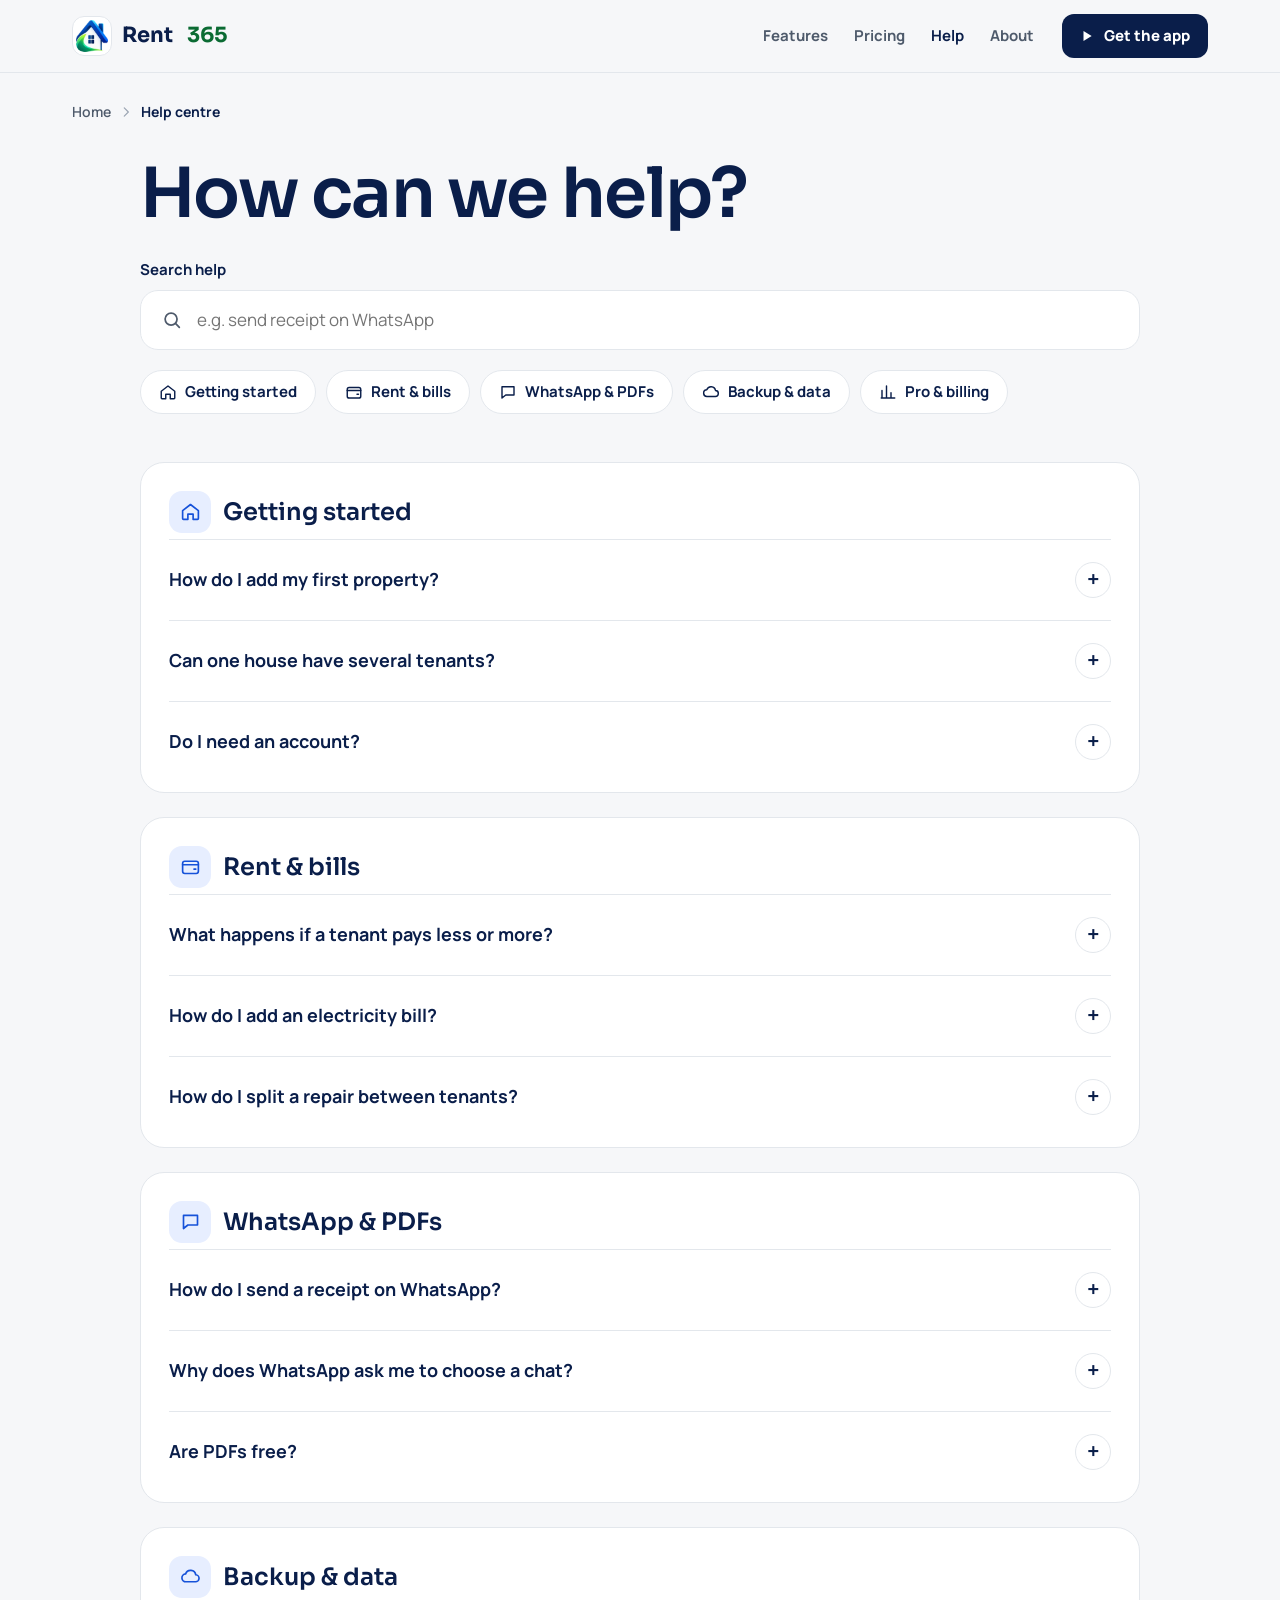
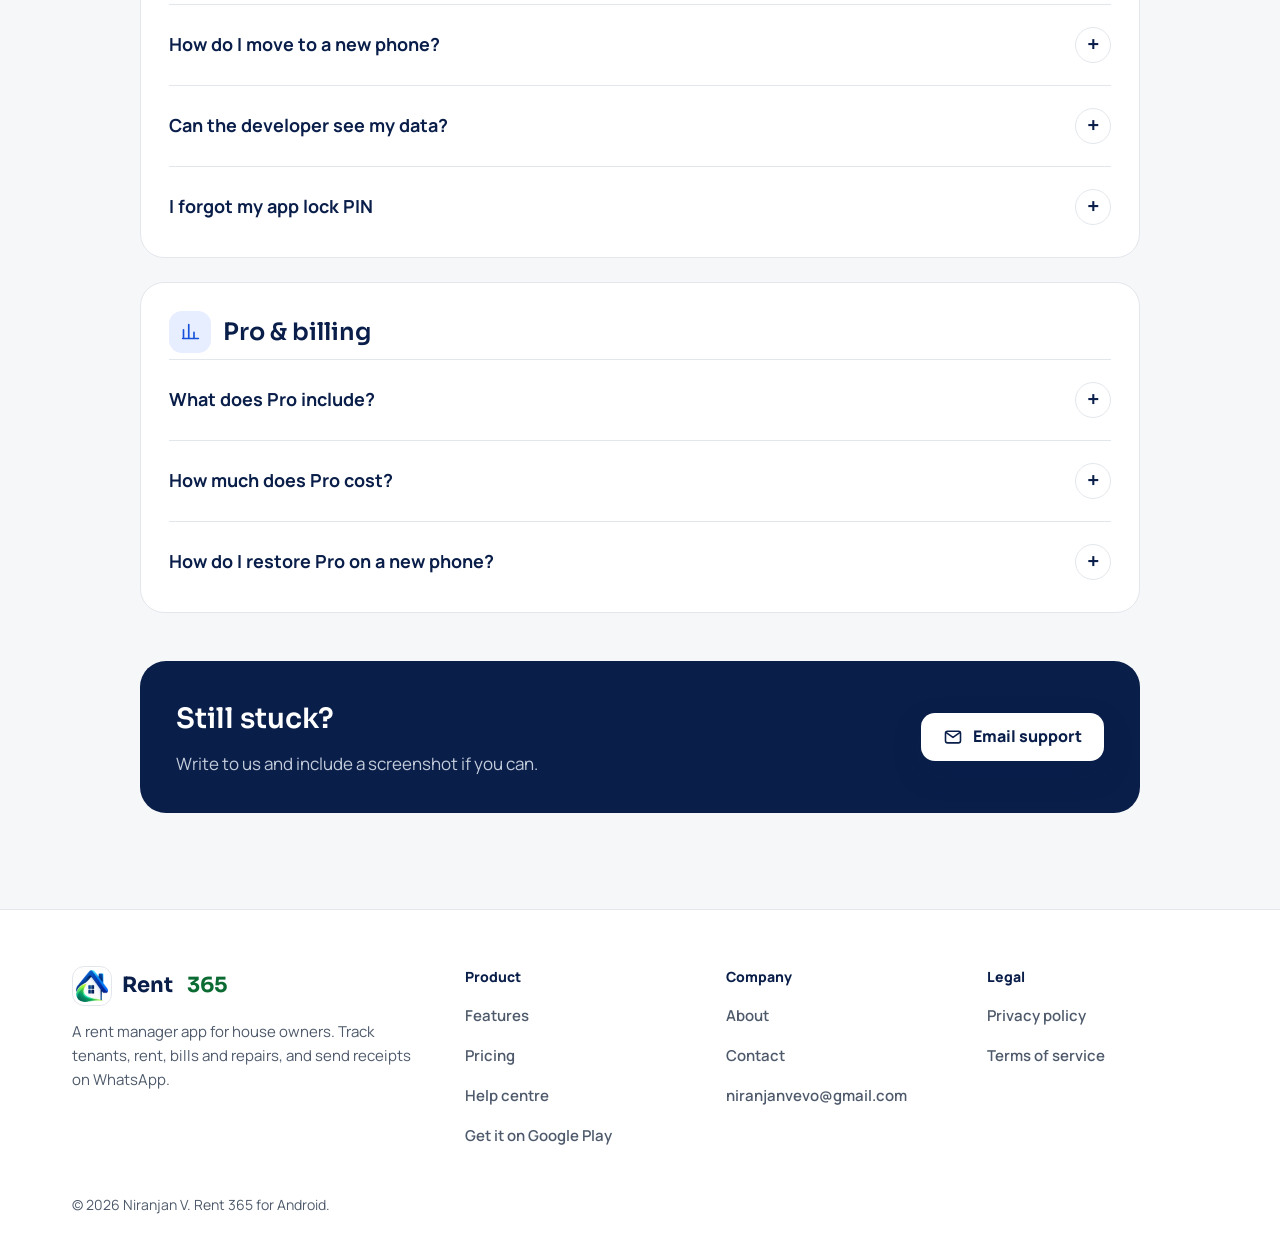
<file: help.html>
<!doctype html>
<html lang="en-IN">
<head>
<meta charset="utf-8">
<meta name="viewport" content="width=device-width, initial-scale=1">
<title>Help centre – Rent 365</title>
<meta name="description" content="Answers about adding properties, recording rent, WhatsApp receipts, electricity bills, backups and Pro billing in Rent 365.">
<meta name="robots" content="index, follow, max-image-preview:large">
<link rel="canonical" href="https://SITE_URL/help">
<meta name="theme-color" content="#F6F7F9">
<link rel="icon" href="/favicon.png" type="image/png">
<link rel="apple-touch-icon" href="/apple-touch-icon.png">
<link rel="preload" href="/fonts/sora.woff2" as="font" type="font/woff2" crossorigin>
<link rel="preload" href="/fonts/manrope.woff2" as="font" type="font/woff2" crossorigin>

<meta property="og:type" content="website">
<meta property="og:site_name" content="Rent 365">
<meta property="og:title" content="Help centre – Rent 365">
<meta property="og:description" content="Answers about adding properties, recording rent, WhatsApp receipts, electricity bills, backups and Pro billing in Rent 365.">
<meta property="og:url" content="https://SITE_URL/help">
<meta property="og:image" content="https://SITE_URL/img/og-image.jpg">
<meta property="og:image:width" content="1200">
<meta property="og:image:height" content="630">
<meta property="og:locale" content="en_IN">
<meta name="twitter:card" content="summary_large_image">
<style>@font-face{font-family:Sora;src:url(/fonts/sora.woff2) format("woff2");font-weight:100 900;font-display:swap}@font-face{font-family:Manrope;src:url(/fonts/manrope.woff2) format("woff2");font-weight:200 800;font-display:swap}:root{--navy:#0A1E4A;--blue:#1652D9;--green:#0B6B33;--lime:#3BC85A;--ground:#F6F7F9;--line:#E3E7EC;--muted:#4E5A6B;--display:Sora,"Segoe UI",system-ui,sans-serif;--body:Manrope,"Segoe UI",system-ui,sans-serif}*,*::before,*::after{box-sizing:border-box}html{scroll-behavior:smooth;-webkit-text-size-adjust:100%}body{margin:0;background:var(--ground);color:var(--navy);font-family:var(--body);font-size:17px;line-height:1.6;-webkit-font-smoothing:antialiased}img{max-width:100%;height:auto;display:block}a{color:var(--blue)}a:hover{color:#0F3FA8}:focus-visible{outline:3px solid var(--blue);outline-offset:3px;border-radius:6px}h1,h2,h3{font-family:var(--display);font-weight:600;color:var(--navy);margin:0}.wrap{max-width:1200px;margin:0 auto;padding:0 32px}.skip{position:absolute;left:-999px;top:8px;background:#fff;padding:10px 16px;border-radius:10px;z-index:99}.skip:focus{left:16px}.muted{color:var(--muted)}/* header */.hdr{position:sticky;top:0;z-index:20;background:rgba(246,247,249,.92);backdrop-filter:blur(12px);-webkit-backdrop-filter:blur(12px);border-bottom:1px solid var(--line)}.hdr .wrap{height:72px;display:flex;align-items:center;gap:28px}.brand{display:flex;align-items:center;gap:10px;text-decoration:none;color:var(--navy);font-family:var(--display);font-weight:700;font-size:21px}.brand img{width:40px;height:40px;border-radius:12px;background:#fff;border:1px solid var(--line);padding:3px}.brand em{font-style:normal;color:var(--green)}.nav{display:flex;gap:26px;margin-left:auto}.nav a{color:var(--muted);text-decoration:none;font-weight:700;font-size:15px;min-height:44px;display:inline-flex;align-items:center}.nav a:hover,.nav a[aria-current=page]{color:var(--navy)}.btn{display:inline-flex;align-items:center;gap:10px;min-height:48px;padding:0 22px;border-radius:14px;font-weight:800;font-size:16px;text-decoration:none;background:var(--navy);color:#fff;transition:transform .18s ease,background-color .2s ease;box-shadow:0 12px 30px rgba(10,30,74,.2)}.btn:hover{color:#fff;background:#13306B;transform:translateY(-2px)}.btn.lg{min-height:56px;padding:0 26px;font-size:17px;border-radius:16px}.btn.sm{min-height:44px;padding:0 18px;font-size:15px;border-radius:12px;box-shadow:none}.btn.light{background:#fff;color:var(--navy)}.btn.light:hover{background:#EEF2F8;color:var(--navy)}.hdr .btn.sm{margin-left:0}.mnav{display:none;margin-left:auto}.mnav summary{list-style:none;width:44px;height:44px;border-radius:12px;border:1px solid var(--line);background:#fff;display:flex;align-items:center;justify-content:center;cursor:pointer}.mnav summary::-webkit-details-marker{display:none}.mnav[open] .i-menu,.mnav:not([open]) .i-close{display:none}.mnav nav{position:absolute;left:12px;right:12px;top:68px;background:#fff;border:1px solid var(--line);border-radius:18px;padding:10px;box-shadow:0 20px 50px rgba(10,30,74,.15);display:flex;flex-direction:column}.mnav nav a{padding:12px 14px;border-radius:12px;color:var(--navy);text-decoration:none;font-weight:700;min-height:48px}.mnav nav a:hover{background:var(--ground)}/* breadcrumb */.crumbs ol{list-style:none;margin:0;padding:28px 0 0;display:flex;flex-wrap:wrap;gap:8px;font-size:14px}.crumbs li{display:flex;align-items:center;gap:8px}.crumbs a{color:var(--muted);text-decoration:none;font-weight:600}.crumbs a:hover{color:var(--navy)}.crumbs svg{color:#9AA4B2}.crumbs [aria-current]{font-weight:700}/* type */.h-hero{font-size:clamp(48px,7vw,96px);line-height:.98;letter-spacing:-.03em}.h-page{font-size:clamp(40px,5.4vw,72px);line-height:1.02;letter-spacing:-.025em}.h-sec{font-size:clamp(30px,3.4vw,44px);line-height:1.1;letter-spacing:-.02em}.lead{font-size:clamp(17px,1.6vw,20px);line-height:1.6;color:var(--muted)}.sec{margin-top:clamp(72px,9vw,120px)}.more{display:inline-flex;align-items:center;gap:6px;margin-top:18px;font-weight:800;min-height:44px}/* hero */.hero{padding-top:72px;text-align:center;display:flex;flex-direction:column;align-items:center}.pill{display:inline-flex;align-items:center;gap:8px;padding:8px 16px;border-radius:99px;background:#fff;border:1px solid var(--line);color:var(--navy);text-decoration:none;font-weight:700;font-size:14px;min-height:40px}.pill i{width:8px;height:8px;border-radius:50%;background:var(--lime)}.hero h1{margin-top:28px}.hero h1 span{color:var(--blue)}.hero .lead{margin:24px 0 0;max-width:640px}.cta{margin-top:34px;display:flex;flex-wrap:wrap;gap:14px 24px;align-items:center;justify-content:center}.cta .link{font-weight:800;color:var(--navy);text-underline-offset:5px;min-height:44px;display:inline-flex;align-items:center}.note{margin:16px 0 0;font-size:14px;color:var(--muted);font-weight:600}/* month strip */.month{margin-top:56px;background:#fff;border:1px solid var(--line);border-radius:28px;padding:24px 24px 28px;box-shadow:0 30px 70px rgba(10,30,74,.08)}.month-top{display:flex;flex-wrap:wrap;align-items:center;gap:16px 28px;margin-bottom:18px}.month-top .lbl{font-size:13px;color:var(--muted);font-weight:700}.month-top .tot{font-family:var(--display);font-size:28px;font-weight:600}.month-top .tot span{font-family:var(--body);font-size:15px;color:var(--muted);font-weight:600}.bar{flex:1;min-width:200px;height:10px;border-radius:99px;background:#EEF1F4;overflow:hidden}.bar i{display:block;width:75%;height:100%;border-radius:99px;background:var(--lime);transform-origin:left;animation:fill 1.6s cubic-bezier(.2,.8,.2,1) .6s both}.legend{display:flex;gap:14px;font-size:13px;font-weight:700;color:var(--muted)}.legend span{display:flex;align-items:center;gap:6px}.legend b{width:10px;height:10px;border-radius:3px}.strip{overflow-x:auto;-webkit-overflow-scrolling:touch}.strip-in{min-width:980px;position:relative}.days{display:grid;grid-template-columns:repeat(31,minmax(0,1fr));background:#F7F8FA;border-radius:12px;list-style:none;margin:0;padding:0}.days li{text-align:center;font-size:12px;font-weight:600;color:#6B7686;padding:8px 0;border-left:1px solid var(--line)}.days li:first-child{border-left:0}.days li.on{font-weight:800;color:var(--navy)}.chips{display:grid;grid-template-columns:repeat(31,minmax(0,1fr));grid-template-rows:repeat(3,auto);gap:10px 6px;margin-top:14px;list-style:none;padding:0}.chip{grid-column:var(--d) / span 6;grid-row:var(--r);background:#fff;border:1px solid var(--line);border-radius:14px;padding:8px 10px;display:flex;align-items:center;gap:8px;box-shadow:0 8px 20px rgba(10,30,74,.08);min-width:0;animation:drop .7s cubic-bezier(.2,.9,.2,1) both;animation-delay:var(--t)}.chip .av{width:30px;height:30px;border-radius:10px;display:flex;align-items:center;justify-content:center;font-size:11px;font-weight:800;flex:none}.chip .who{min-width:0;flex:1;font-size:12px;color:var(--muted)}.chip .who b{display:block;font-size:13px;color:var(--navy);white-space:nowrap;overflow:hidden;text-overflow:ellipsis}.st{padding:3px 8px;border-radius:99px;font-size:11px;font-weight:800;white-space:nowrap}.paid{background:#E3F6E7;color:var(--green)}.due{background:#FDF1DC;color:#8A4F00}.late{background:#FDE7E5;color:#A61B12}.today{--x:calc(100% / 31 * 14.5);position:absolute;top:0;bottom:0;left:var(--x);width:2px;background:var(--blue);animation:sweep 2.2s cubic-bezier(.4,0,.2,1) .4s both}.today span{position:absolute;top:-10px;left:-24px;width:50px;padding:3px 0;border-radius:99px;background:var(--blue);color:#fff;font-size:11px;font-weight:800;text-align:center}/* steps */.steps{list-style:none;margin:48px 0 0;padding:0;display:grid;grid-template-columns:repeat(3,minmax(0,1fr));gap:40px}.steps li{display:flex;flex-direction:column;gap:12px;padding-top:22px;border-top:2px solid var(--navy)}.steps .n{display:flex;align-items:center;gap:12px;font-family:var(--display);font-weight:700;font-size:15px;color:var(--blue)}.steps h3{font-size:22px}.steps p{margin:0;color:var(--muted)}/* features */.feat{display:grid;grid-template-columns:repeat(2,minmax(0,1fr));gap:64px;align-items:center}.feat.flip .media{order:-1}.feat h2{font-size:clamp(30px,3.2vw,40px);line-height:1.1;letter-spacing:-.02em}.feat p{margin:18px 0 0;color:var(--muted);font-size:18px;max-width:480px}.ticks{list-style:none;margin:20px 0 0;padding:0;display:flex;flex-direction:column;gap:10px}.ticks li{display:flex;gap:10px;align-items:flex-start}.ticks svg{color:var(--green);flex:none;margin-top:3px}.media{border-radius:32px;min-height:460px;display:flex;align-items:center;justify-content:center;padding:40px 24px;overflow:hidden}.media .ph{display:flex;align-items:flex-end;animation:float 7s ease-in-out infinite}.media img{width:250px;filter:drop-shadow(0 30px 50px rgba(10,30,74,.22))}.media img+img{margin-left:-40px}.t-green{background:#E3F6E7}.t-blue{background:#E9EFFD}.t-amber{background:#FDF1DC}.t-grey{background:#EEF1F6}/* list grid */.extras{list-style:none;margin:36px 0 0;padding:0;display:grid;grid-template-columns:repeat(4,minmax(0,1fr));gap:0 36px}.extras li{display:flex;flex-direction:column;gap:8px;padding:22px 0;border-top:1px solid var(--line)}.extras svg{color:var(--blue)}.extras b{font-size:17px}.extras span{font-size:15px;color:var(--muted);line-height:1.55}.pro{padding:2px 8px;border-radius:99px;background:var(--navy);color:#fff;font-size:11px;font-weight:800;vertical-align:middle;margin-left:4px}/* band */.band{background:var(--navy);color:#fff;border-radius:36px;padding:64px;display:grid;grid-template-columns:repeat(2,minmax(0,1fr));gap:48px;align-items:center}.band h2{color:#fff;font-size:clamp(28px,3.2vw,40px);line-height:1.1}.band p{color:#C3CCDA;font-size:18px;margin:18px 0 0}.band a{color:#fff;font-weight:800}.band ul{list-style:none;margin:0;padding:0;display:flex;flex-direction:column;gap:22px}.band li{display:flex;gap:14px}.band li>span:first-child{width:44px;height:44px;border-radius:14px;background:#13306B;color:#7EE08A;display:flex;align-items:center;justify-content:center;flex:none}.band li b{display:block;font-size:17px}.band li small{color:#C3CCDA;font-size:16px}/* plans */.plans{display:grid;grid-template-columns:repeat(2,minmax(0,1fr));gap:24px;margin-top:36px}.plan{background:#fff;border:1px solid var(--line);border-radius:26px;padding:32px;display:flex;flex-direction:column;gap:16px}.plan.pro-plan{border:2px solid var(--blue)}.plan-top{display:flex;justify-content:space-between;align-items:center;gap:12px}.plan h3{font-size:24px}.badge{padding:5px 12px;border-radius:99px;background:#E7EEFF;color:#1243B8;font-size:13px;font-weight:800}.price{font-family:var(--display);font-size:38px;font-weight:600}.price span{font-family:var(--body);font-size:15px;color:var(--muted);font-weight:600}/* faq */.faq details{border-top:1px solid var(--line);padding:18px 0}.faq summary{display:flex;justify-content:space-between;gap:20px;font-size:18px;font-weight:700;min-height:44px;align-items:center;cursor:pointer;list-style:none}.faq summary::-webkit-details-marker{display:none}.faq summary span{width:36px;height:36px;border-radius:50%;background:#fff;border:1px solid var(--line);display:flex;align-items:center;justify-content:center;flex:none;font-size:22px;transition:transform .25s ease}.faq details[open] summary span{transform:rotate(45deg)}.faq p{margin:12px 0 0;color:var(--muted);max-width:760px}/* final cta */.final{text-align:center;display:flex;flex-direction:column;align-items:center;gap:22px;margin-bottom:96px}.final h2{font-size:clamp(36px,5vw,64px);line-height:1.02;letter-spacing:-.03em}/* features page */.jump{display:flex;flex-wrap:wrap;gap:10px;margin-top:30px}.jump a,.chipl{display:inline-flex;align-items:center;gap:8px;min-height:44px;padding:0 18px;border-radius:99px;background:#fff;border:1px solid var(--line);color:var(--navy);text-decoration:none;font-weight:700;font-size:15px}.group{display:grid;grid-template-columns:minmax(0,1.15fr) minmax(0,.85fr);gap:56px;align-items:center;scroll-margin-top:96px}.group.flip .media{order:-1}.group .media{min-height:560px}.items{list-style:none;margin:20px 0 0;padding:0}.items li{display:flex;gap:16px;padding:22px 0;border-top:1px solid var(--line)}.items .ib{width:46px;height:46px;border-radius:14px;background:#fff;border:1px solid var(--line);color:var(--blue);display:flex;align-items:center;justify-content:center;flex:none}.items b{display:block;font-size:18px}.items span span{display:block;margin-top:4px;color:var(--muted)}/* table */.tbl{overflow-x:auto;background:#fff;border:1px solid var(--line);border-radius:22px}table{width:100%;min-width:560px;border-collapse:collapse;font-size:16px}th,td{padding:14px 20px;border-top:1px solid var(--line)}thead th{border-top:0;font-size:14px;color:var(--muted);text-align:center}thead th:first-child{text-align:left}tbody th{text-align:left;font-weight:600}td{text-align:center;font-weight:700;width:160px}td.p,thead th.p{background:#F5F8FF}thead th.p{color:var(--blue)}.yes{color:var(--green)}.no{color:#9AA4B2}.sr{position:absolute;width:1px;height:1px;overflow:hidden;clip:rect(0 0 0 0);white-space:nowrap}/* help */.search{display:flex;align-items:center;gap:12px;height:60px;padding:0 20px;background:#fff;border:1.5px solid var(--line);border-radius:18px;color:var(--muted)}.search input{border:0;outline:0;flex:1;font:inherit;font-size:17px;color:var(--navy);background:transparent;min-width:0}.hgroup{background:#fff;border:1px solid var(--line);border-radius:24px;padding:28px 28px 10px;scroll-margin-top:96px}.hgroup h2{display:flex;align-items:center;gap:12px;font-size:24px;margin-bottom:6px}.hgroup h2 span{width:42px;height:42px;border-radius:13px;background:#E7EEFF;color:var(--blue);display:flex;align-items:center;justify-content:center}.stack{display:flex;flex-direction:column;gap:24px}.navycard{background:var(--navy);color:#fff;border-radius:26px;padding:36px;display:flex;flex-wrap:wrap;gap:20px;align-items:center;justify-content:space-between}.navycard h2{color:#fff;font-size:28px}.navycard p{margin:8px 0 0;color:#C3CCDA}/* about */.principles{list-style:none;margin:36px 0 0;padding:0;display:grid;grid-template-columns:repeat(3,minmax(0,1fr));gap:40px}.principles li{display:flex;flex-direction:column;gap:10px;padding-top:22px;border-top:2px solid var(--navy)}.principles svg{color:var(--blue)}.principles h3{font-size:21px}.principles p{margin:0;color:var(--muted)}.cards{display:grid;grid-template-columns:repeat(2,minmax(0,1fr));gap:18px;margin-top:24px;max-width:900px}.card{background:#fff;border:1px solid var(--line);border-radius:22px;padding:26px;display:flex;flex-direction:column;gap:12px}.card .ib{width:44px;height:44px;border-radius:14px;background:#E7EEFF;color:var(--blue);display:flex;align-items:center;justify-content:center}.card h3{font-size:20px}.card p{margin:0;color:var(--muted);font-size:15.5px}.card a{margin-top:auto;font-weight:800;min-height:44px;display:inline-flex;align-items:center}.about-top{display:grid;grid-template-columns:minmax(0,1.3fr) minmax(0,.7fr);gap:56px;align-items:center;padding-top:36px}/* legal */.tabs{display:inline-flex;gap:6px;padding:5px;background:#E8ECF1;border-radius:14px;margin-top:22px}.tabs a{display:inline-flex;align-items:center;min-height:42px;padding:0 18px;border-radius:10px;color:var(--muted);text-decoration:none;font-weight:700}.tabs a[aria-current]{background:#fff;color:var(--navy);font-weight:800;box-shadow:0 2px 8px rgba(10,30,74,.08)}.legal{display:flex;flex-wrap:wrap;gap:48px;margin-top:40px;align-items:flex-start}.toc{flex:0 1 260px;min-width:220px;background:#fff;border:1px solid var(--line);border-radius:20px;padding:16px}.toc b{display:block;font-size:14px;padding:6px 12px 10px}.toc ol{list-style:none;margin:0;padding:0;display:flex;flex-direction:column;gap:2px}.toc a{display:flex;align-items:center;min-height:40px;padding:0 12px;border-radius:10px;color:var(--muted);text-decoration:none;font-weight:600;font-size:15px}.toc a:hover{background:var(--ground);color:var(--navy)}.doc{flex:999 1 560px;min-width:0;max-width:760px;color:#24324F;font-size:17px;line-height:1.75}.doc h2{font-size:24px;margin:40px 0 12px;scroll-margin-top:96px}.doc ul,.doc ol{padding-left:22px}.doc li{margin:6px 0}.doc table{min-width:0;font-size:15.5px;background:#fff;border:1px solid var(--line);border-radius:12px;overflow:hidden;margin:14px 0}.doc td,.doc th{text-align:left;width:auto;font-weight:500;vertical-align:top}.doc thead th{font-weight:800;color:var(--navy);text-align:left}.summary{background:#fff;border:1px solid var(--line);border-radius:20px;padding:22px 26px;display:flex;gap:16px;align-items:flex-start}.summary span{width:40px;height:40px;border-radius:12px;background:#E3F6E7;color:var(--green);display:flex;align-items:center;justify-content:center;flex:none}.summary p{margin:0}/* footer */.ftr{border-top:1px solid var(--line);background:#fff;margin-top:24px}.ftr .grid{padding-top:56px;padding-bottom:40px;display:grid;grid-template-columns:minmax(0,1.6fr) repeat(3,minmax(0,1fr));gap:40px}.ftr p{margin:14px 0 0;color:var(--muted);font-size:15px;max-width:340px}.ftr h2{font-family:var(--body);font-size:14px;font-weight:800;margin-bottom:10px}.ftr ul{list-style:none;margin:0;padding:0;display:flex;flex-direction:column;gap:4px}.ftr ul a{color:var(--muted);text-decoration:none;font-weight:600;font-size:15px;min-height:36px;display:inline-flex;align-items:center}.ftr ul a:hover{color:var(--navy)}.ftr .copy{padding-bottom:36px;color:var(--muted);font-size:14px}/* motion */@keyframes rise{from{opacity:0;transform:translateY(22px)}to{opacity:1;transform:none}}@keyframes drop{0%{opacity:0;transform:translateY(-26px) scale(.92)}70%{opacity:1;transform:translateY(3px) scale(1.02)}100%{opacity:1;transform:none}}@keyframes sweep{from{left:0}to{left:var(--x)}}@keyframes fill{from{transform:scaleX(0)}to{transform:scaleX(1)}}@keyframes float{0%,100%{transform:translateY(0)}50%{transform:translateY(-10px)}}.r{animation:rise .8s cubic-bezier(.2,.8,.2,1) both}.d1{animation-delay:.08s}.d2{animation-delay:.16s}.d3{animation-delay:.24s}.d4{animation-delay:.32s}.js .reveal{opacity:0;transform:translateY(28px);transition:opacity .8s cubic-bezier(.2,.8,.2,1),transform .8s cubic-bezier(.2,.8,.2,1)}.js .reveal.in{opacity:1;transform:none}@media (max-width:900px){.nav,.hdr .btn.sm.desk{display:none}.mnav{display:block}.steps,.feat,.extras,.band,.plans,.group,.principles,.cards,.about-top,.ftr .grid{grid-template-columns:minmax(0,1fr)}.feat.flip .media,.group.flip .media{order:0}.extras{gap:0}.band{padding:36px 24px}.wrap{padding:0 20px}.media,.group .media{min-height:360px}.media img{width:180px}.media img+img{margin-left:-30px}.hide-m{display:none}.hero{padding-top:40px}}@media (prefers-reduced-motion:reduce){html{scroll-behavior:auto}*,*::before,*::after{animation:none!important;transition:none!important}.js .reveal{opacity:1;transform:none}}</style>
<script>document.documentElement.classList.add("js")</script>
<script type="application/ld+json">{"@context":"https://schema.org","@graph":[{"@type":"Organization","@id":"https://SITE_URL/#org","name":"Rent 365","url":"https://SITE_URL/","logo":"https://SITE_URL/img/logo-512.png","email":"niranjanvevo@gmail.com","founder":{"@type":"Person","name":"Niranjan V"},"contactPoint":{"@type":"ContactPoint","contactType":"customer support","email":"niranjanvevo@gmail.com","availableLanguage":["English"]},"sameAs":["https://play.google.com/store/apps/details?id=com.ncaps.rent365"]},{"@type":"FAQPage","mainEntity":[{"@type":"Question","name":"How do I add my first property?","acceptedAnswer":{"@type":"Answer","text":"Open Properties and tap +. Enter a name, address, type and the number of units. Then add a tenant to each unit."}},{"@type":"Question","name":"Can one house have several tenants?","acceptedAnswer":{"@type":"Answer","text":"Yes. Give the property more than one unit, such as ground floor and first floor, and add a tenant to each."}},{"@type":"Question","name":"Do I need an account?","acceptedAnswer":{"@type":"Answer","text":"No. Rent 365 works without sign-up. Your records are stored on your phone."}},{"@type":"Question","name":"What happens if a tenant pays less or more?","acceptedAnswer":{"@type":"Answer","text":"With carry-forward on, a shortfall is added to the next bill and any extra is kept as an advance. Each tenant's statement shows the running balance."}},{"@type":"Question","name":"How do I add an electricity bill?","acceptedAnswer":{"@type":"Answer","text":"Open the property, tap Meter readings, enter the current reading for each unit and tap Add to bills. Units and amount are worked out at your rate."}},{"@type":"Question","name":"How do I split a repair between tenants?","acceptedAnswer":{"@type":"Answer","text":"When you add a repair or expense, turn on Add to tenants' bill, choose who shares it and how to split it."}},{"@type":"Question","name":"How do I send a receipt on WhatsApp?","acceptedAnswer":{"@type":"Answer","text":"Open the receipt and tap Send on WhatsApp. WhatsApp opens your tenant's chat with the PDF attached; tap send."}},{"@type":"Question","name":"Why does WhatsApp ask me to choose a chat?","acceptedAnswer":{"@type":"Answer","text":"The tenant has no phone number saved, or the number isn't on WhatsApp. Add or correct the number in the tenant's details."}},{"@type":"Question","name":"Are PDFs free?","acceptedAnswer":{"@type":"Answer","text":"Yes. Receipts and invoices are free to save, share and print."}},{"@type":"Question","name":"How do I move to a new phone?","acceptedAnswer":{"@type":"Answer","text":"Back up to Google Drive or a file, install Rent 365 on the new phone, then restore from the same backup."}},{"@type":"Question","name":"Can the developer see my data?","acceptedAnswer":{"@type":"Answer","text":"No. Records are stored on your phone and in backups you control."}},{"@type":"Question","name":"I forgot my app lock PIN","acceptedAnswer":{"@type":"Answer","text":"Unlock with fingerprint if it's on. Otherwise you'll need to clear the app's data, so keep a backup."}},{"@type":"Question","name":"What does Pro include?","acceptedAnswer":{"@type":"Answer","text":"Unlimited properties, offline use, no ads, reports, the yearly income summary, Excel export, rent agreements and automatic Drive backup."}},{"@type":"Question","name":"How much does Pro cost?","acceptedAnswer":{"@type":"Answer","text":"₹60 a month or ₹600 a year, billed through Google Play."}},{"@type":"Question","name":"How do I restore Pro on a new phone?","acceptedAnswer":{"@type":"Answer","text":"Sign in with the same Google account and tap Restore purchase in More."}}]},{"@type":"BreadcrumbList","itemListElement":[{"@type":"ListItem","position":1,"name":"Home","item":"https://SITE_URL/"},{"@type":"ListItem","position":2,"name":"Help centre","item":"https://SITE_URL/help"}]}]}</script>
</head>
<body>
<a class="skip" href="#main">Skip to content</a>
<header class="hdr">
 <div class="wrap">
  <a class="brand" href="/" aria-label="Rent 365 home"><img src="/img/logo.webp" alt="" width="40" height="40">Rent&nbsp;<em>365</em></a>
  <nav class="nav" aria-label="Main"><a href="/features">Features</a><a href="/pricing">Pricing</a><a href="/help" aria-current="page">Help</a><a href="/about">About</a></nav>
  <a class="btn sm desk" href="https://play.google.com/store/apps/details?id=com.ncaps.rent365"><svg aria-hidden="true" width="14" height="14" viewBox="0 0 24 24" fill="none" stroke="currentColor" stroke-width="1.9" stroke-linecap="round" stroke-linejoin="round"><path d="M6 3.5v17l14-8.5z" fill="currentColor" stroke="none"/></svg> Get the app</a>
  <details class="mnav"><summary aria-label="Menu"><span class="i-menu"><svg aria-hidden="true" width="22" height="22" viewBox="0 0 24 24" fill="none" stroke="currentColor" stroke-width="1.9" stroke-linecap="round" stroke-linejoin="round"><path d="M4 7h16M4 12h16M4 17h16"/></svg></span><span class="i-close"><svg aria-hidden="true" width="22" height="22" viewBox="0 0 24 24" fill="none" stroke="currentColor" stroke-width="1.9" stroke-linecap="round" stroke-linejoin="round"><path d="M6 6l12 12M18 6L6 18"/></svg></span></summary><nav aria-label="Mobile"><a href="/">Home</a><a href="/features">Features</a><a href="/pricing">Pricing</a><a href="/help">Help</a><a href="/about">About</a><a href="/privacy">Privacy policy</a><a href="/terms">Terms of service</a><a href="https://play.google.com/store/apps/details?id=com.ncaps.rent365">Get the app on Google Play</a></nav></details>
 </div>
</header>
<nav class="crumbs wrap" aria-label="Breadcrumb"><ol><li><a href="/">Home</a><svg aria-hidden="true" width="14" height="14" viewBox="0 0 24 24" fill="none" stroke="currentColor" stroke-width="2" stroke-linecap="round" stroke-linejoin="round"><path d="M9 5l7 7-7 7"/></svg></li><li><span aria-current="page">Help centre</span></li></ol></nav>
<main id="main">

<section class="wrap" style="padding-top:36px;max-width:1064px">
 <h1 class="h-page r d1">How can we help?</h1>
 <form class="r d2" role="search" action="/help" method="get" style="margin-top:28px">
  <label for="q" style="display:block;font-weight:700;font-size:15px;margin-bottom:8px">Search help</label>
  <div class="search"><svg aria-hidden="true" width="22" height="22" viewBox="0 0 24 24" fill="none" stroke="currentColor" stroke-width="1.9" stroke-linecap="round" stroke-linejoin="round"><circle cx="11" cy="11" r="6.5"/><path d="M20 20l-4.2-4.2"/></svg><input id="q" name="q" type="search" placeholder="e.g. send receipt on WhatsApp" autocomplete="off"></div>
 </form>
 <nav class="jump r d3" aria-label="Help topics" style="margin-top:20px"><a class="chipl" href="#start"><svg aria-hidden="true" width="18" height="18" viewBox="0 0 24 24" fill="none" stroke="currentColor" stroke-width="1.9" stroke-linecap="round" stroke-linejoin="round"><path d="M3 11l9-7 9 7v9a1 1 0 0 1-1 1h-5v-6h-6v6H4a1 1 0 0 1-1-1z"/></svg>Getting started</a><a class="chipl" href="#rent"><svg aria-hidden="true" width="18" height="18" viewBox="0 0 24 24" fill="none" stroke="currentColor" stroke-width="1.9" stroke-linecap="round" stroke-linejoin="round"><rect x="3" y="6" width="18" height="14" rx="2.5"/><path d="M3 10h18M16 15h2"/></svg>Rent & bills</a><a class="chipl" href="#whatsapp"><svg aria-hidden="true" width="18" height="18" viewBox="0 0 24 24" fill="none" stroke="currentColor" stroke-width="1.9" stroke-linecap="round" stroke-linejoin="round"><path d="M4 5h16v11H9l-5 4z"/></svg>WhatsApp & PDFs</a><a class="chipl" href="#backup"><svg aria-hidden="true" width="18" height="18" viewBox="0 0 24 24" fill="none" stroke="currentColor" stroke-width="1.9" stroke-linecap="round" stroke-linejoin="round"><path d="M7 18a4.5 4.5 0 0 1-.6-9A6 6 0 0 1 18 10a4 4 0 0 1-.5 8z"/></svg>Backup & data</a><a class="chipl" href="#pro"><svg aria-hidden="true" width="18" height="18" viewBox="0 0 24 24" fill="none" stroke="currentColor" stroke-width="1.9" stroke-linecap="round" stroke-linejoin="round"><path d="M4 20V10M10 20V4M16 20v-7M21 20H3"/></svg>Pro & billing</a></nav>
</section>
<div class="wrap stack" style="max-width:1064px;margin-top:48px"><section id="start" class="hgroup faq reveal"><h2><span><svg aria-hidden="true" width="21" height="21" viewBox="0 0 24 24" fill="none" stroke="currentColor" stroke-width="1.9" stroke-linecap="round" stroke-linejoin="round"><path d="M3 11l9-7 9 7v9a1 1 0 0 1-1 1h-5v-6h-6v6H4a1 1 0 0 1-1-1z"/></svg></span>Getting started</h2><details><summary>How do I add my first property?<span aria-hidden="true">+</span></summary><p>Open Properties and tap +. Enter a name, address, type and the number of units. Then add a tenant to each unit.</p></details><details><summary>Can one house have several tenants?<span aria-hidden="true">+</span></summary><p>Yes. Give the property more than one unit, such as ground floor and first floor, and add a tenant to each.</p></details><details><summary>Do I need an account?<span aria-hidden="true">+</span></summary><p>No. Rent 365 works without sign-up. Your records are stored on your phone.</p></details></section><section id="rent" class="hgroup faq reveal"><h2><span><svg aria-hidden="true" width="21" height="21" viewBox="0 0 24 24" fill="none" stroke="currentColor" stroke-width="1.9" stroke-linecap="round" stroke-linejoin="round"><rect x="3" y="6" width="18" height="14" rx="2.5"/><path d="M3 10h18M16 15h2"/></svg></span>Rent & bills</h2><details><summary>What happens if a tenant pays less or more?<span aria-hidden="true">+</span></summary><p>With carry-forward on, a shortfall is added to the next bill and any extra is kept as an advance. Each tenant's statement shows the running balance.</p></details><details><summary>How do I add an electricity bill?<span aria-hidden="true">+</span></summary><p>Open the property, tap Meter readings, enter the current reading for each unit and tap Add to bills. Units and amount are worked out at your rate.</p></details><details><summary>How do I split a repair between tenants?<span aria-hidden="true">+</span></summary><p>When you add a repair or expense, turn on Add to tenants' bill, choose who shares it and how to split it.</p></details></section><section id="whatsapp" class="hgroup faq reveal"><h2><span><svg aria-hidden="true" width="21" height="21" viewBox="0 0 24 24" fill="none" stroke="currentColor" stroke-width="1.9" stroke-linecap="round" stroke-linejoin="round"><path d="M4 5h16v11H9l-5 4z"/></svg></span>WhatsApp & PDFs</h2><details><summary>How do I send a receipt on WhatsApp?<span aria-hidden="true">+</span></summary><p>Open the receipt and tap Send on WhatsApp. WhatsApp opens your tenant's chat with the PDF attached; tap send.</p></details><details><summary>Why does WhatsApp ask me to choose a chat?<span aria-hidden="true">+</span></summary><p>The tenant has no phone number saved, or the number isn't on WhatsApp. Add or correct the number in the tenant's details.</p></details><details><summary>Are PDFs free?<span aria-hidden="true">+</span></summary><p>Yes. Receipts and invoices are free to save, share and print.</p></details></section><section id="backup" class="hgroup faq reveal"><h2><span><svg aria-hidden="true" width="21" height="21" viewBox="0 0 24 24" fill="none" stroke="currentColor" stroke-width="1.9" stroke-linecap="round" stroke-linejoin="round"><path d="M7 18a4.5 4.5 0 0 1-.6-9A6 6 0 0 1 18 10a4 4 0 0 1-.5 8z"/></svg></span>Backup & data</h2><details><summary>How do I move to a new phone?<span aria-hidden="true">+</span></summary><p>Back up to Google Drive or a file, install Rent 365 on the new phone, then restore from the same backup.</p></details><details><summary>Can the developer see my data?<span aria-hidden="true">+</span></summary><p>No. Records are stored on your phone and in backups you control.</p></details><details><summary>I forgot my app lock PIN<span aria-hidden="true">+</span></summary><p>Unlock with fingerprint if it's on. Otherwise you'll need to clear the app's data, so keep a backup.</p></details></section><section id="pro" class="hgroup faq reveal"><h2><span><svg aria-hidden="true" width="21" height="21" viewBox="0 0 24 24" fill="none" stroke="currentColor" stroke-width="1.9" stroke-linecap="round" stroke-linejoin="round"><path d="M4 20V10M10 20V4M16 20v-7M21 20H3"/></svg></span>Pro & billing</h2><details><summary>What does Pro include?<span aria-hidden="true">+</span></summary><p>Unlimited properties, offline use, no ads, reports, the yearly income summary, Excel export, rent agreements and automatic Drive backup.</p></details><details><summary>How much does Pro cost?<span aria-hidden="true">+</span></summary><p>₹60 a month or ₹600 a year, billed through Google Play.</p></details><details><summary>How do I restore Pro on a new phone?<span aria-hidden="true">+</span></summary><p>Sign in with the same Google account and tap Restore purchase in More.</p></details></section></div>
<section class="wrap reveal" style="max-width:1064px;margin-top:48px;margin-bottom:96px">
 <div class="navycard"><div><h2>Still stuck?</h2><p>Write to us and include a screenshot if you can.</p></div>
 <a class="btn light" href="mailto:niranjanvevo@gmail.com?subject=Rent%20365%20support"><svg aria-hidden="true" width="20" height="20" viewBox="0 0 24 24" fill="none" stroke="currentColor" stroke-width="1.9" stroke-linecap="round" stroke-linejoin="round"><rect x="3" y="5" width="18" height="14" rx="2.5"/><path d="M3.5 6.5l8.5 6 8.5-6"/></svg> Email support</a></div>
</section>
<script>
(function(){var q=document.getElementById("q");if(!q)return;var items=[].slice.call(document.querySelectorAll(".hgroup details"));
function run(){var v=q.value.trim().toLowerCase();items.forEach(function(d){var m=!v||d.textContent.toLowerCase().indexOf(v)>-1;d.style.display=m?"":"none";if(v&&m)d.open=true});
[].forEach.call(document.querySelectorAll(".hgroup"),function(g){var any=[].some.call(g.querySelectorAll("details"),function(d){return d.style.display!=="none"});g.style.display=any?"":"none"})}
q.addEventListener("input",run);var p=new URLSearchParams(location.search).get("q");if(p){q.value=p;run()}
q.form.addEventListener("submit",function(e){e.preventDefault();run()})})();
</script>
</main>
<footer class="ftr">
 <div class="wrap grid">
  <div><a class="brand" href="/"><img src="/img/logo.webp" alt="Rent 365 logo" width="40" height="40" loading="lazy">Rent&nbsp;<em>365</em></a>
  <p>A rent manager app for house owners. Track tenants, rent, bills and repairs, and send receipts on WhatsApp.</p></div>
  <div><h2>Product</h2><ul><li><a href="/features">Features</a></li><li><a href="/pricing">Pricing</a></li><li><a href="/help">Help centre</a></li><li><a href="https://play.google.com/store/apps/details?id=com.ncaps.rent365">Get it on Google Play</a></li></ul></div>
  <div><h2>Company</h2><ul><li><a href="/about">About</a></li><li><a href="/about#contact">Contact</a></li><li><a href="mailto:niranjanvevo@gmail.com">niranjanvevo@gmail.com</a></li></ul></div>
  <div><h2>Legal</h2><ul><li><a href="/privacy">Privacy policy</a></li><li><a href="/terms">Terms of service</a></li></ul></div>
 </div>
 <div class="wrap copy">© 2026 Niranjan V. Rent 365 for Android.</div>
</footer>
<script>
(function(){var e=document.querySelectorAll(".reveal");if(!("IntersectionObserver"in window)){e.forEach(function(n){n.classList.add("in")});return}
var o=new IntersectionObserver(function(t){t.forEach(function(x){if(x.isIntersecting){x.target.classList.add("in");o.unobserve(x.target)}})},{rootMargin:"0px 0px -8% 0px"});e.forEach(function(n){o.observe(n)})})();
</script>
</body>
</html>
</file>
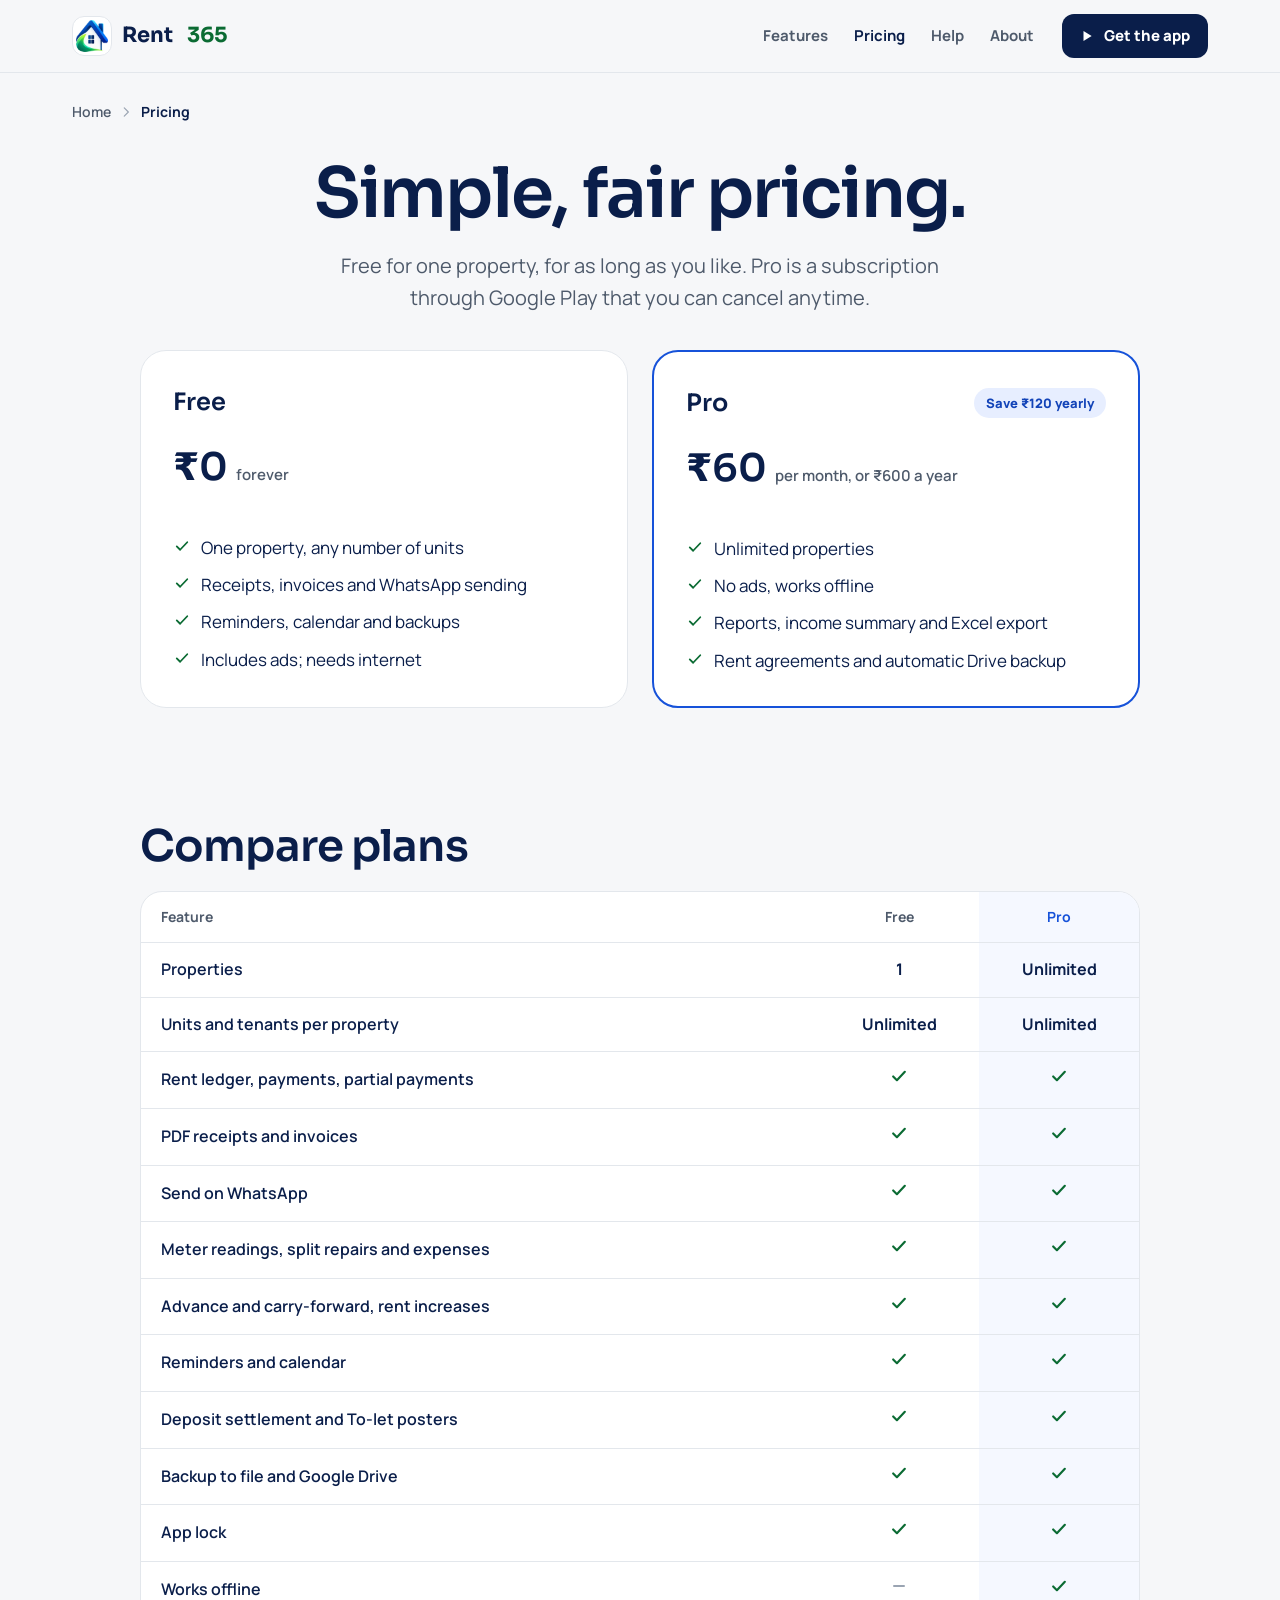
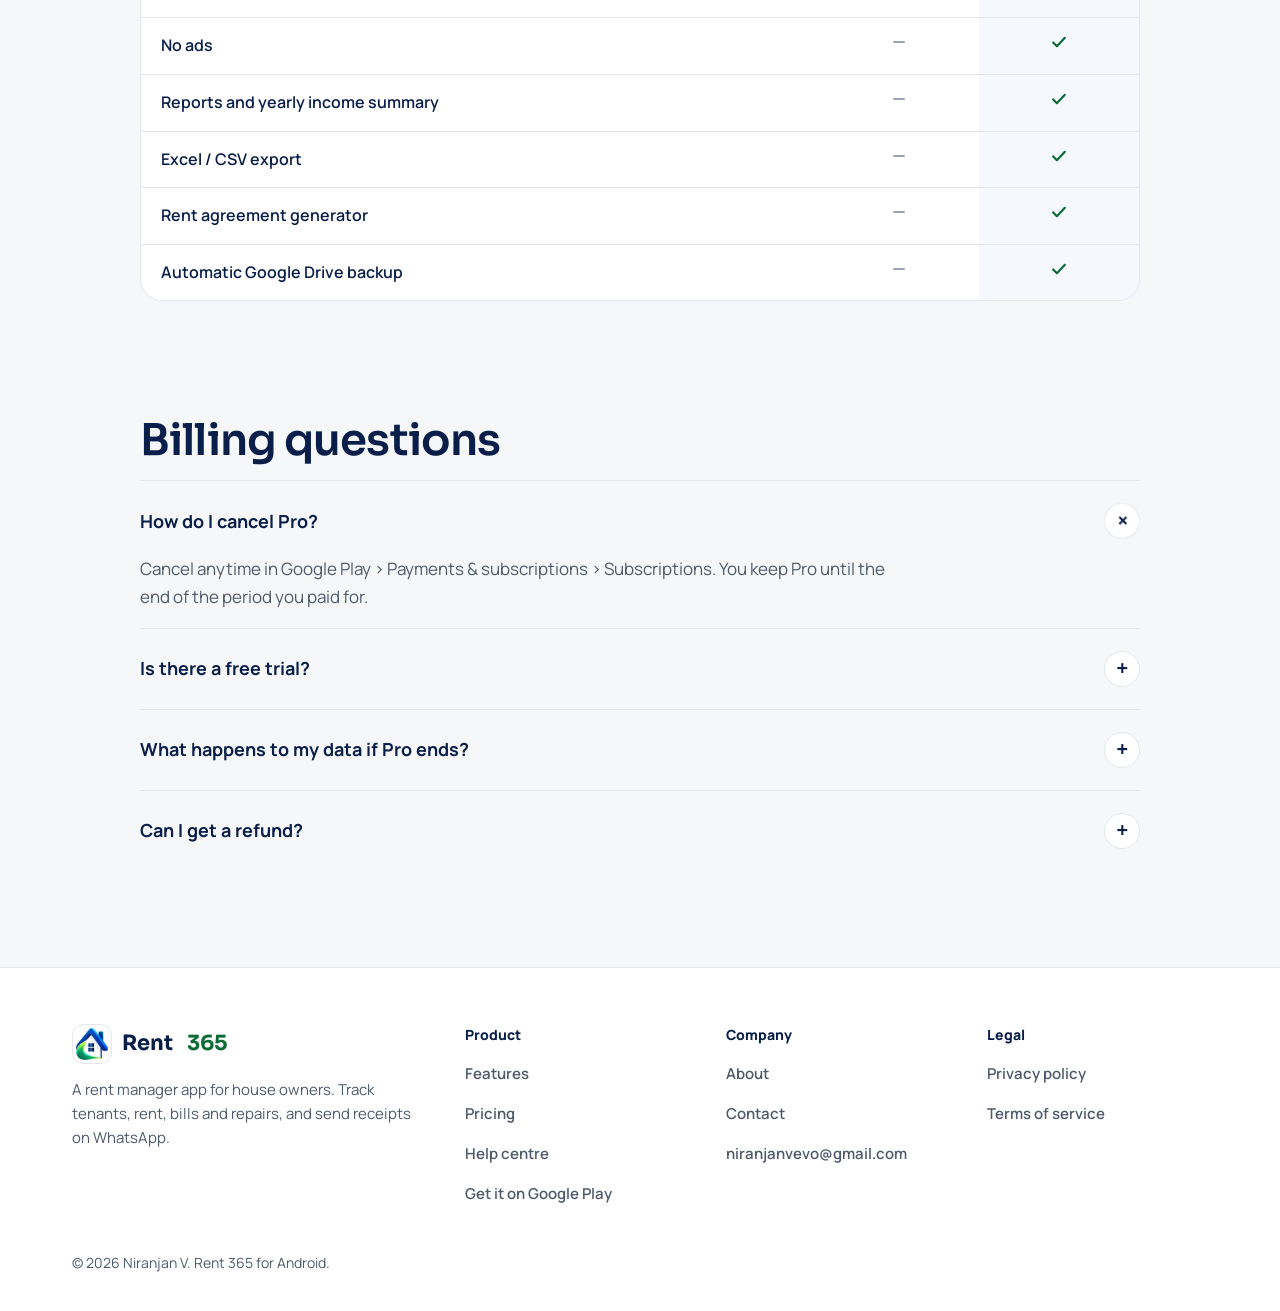
<file: pricing.html>
<!doctype html>
<html lang="en-IN">
<head>
<meta charset="utf-8">
<meta name="viewport" content="width=device-width, initial-scale=1">
<title>Pricing – Rent 365</title>
<meta name="description" content="Rent 365 is free for one property. Pro costs ₹60 a month or ₹600 a year for unlimited properties, offline use, reports and rent agreements.">
<meta name="robots" content="index, follow, max-image-preview:large">
<link rel="canonical" href="https://SITE_URL/pricing">
<meta name="theme-color" content="#F6F7F9">
<link rel="icon" href="/favicon.png" type="image/png">
<link rel="apple-touch-icon" href="/apple-touch-icon.png">
<link rel="preload" href="/fonts/sora.woff2" as="font" type="font/woff2" crossorigin>
<link rel="preload" href="/fonts/manrope.woff2" as="font" type="font/woff2" crossorigin>

<meta property="og:type" content="website">
<meta property="og:site_name" content="Rent 365">
<meta property="og:title" content="Pricing – Rent 365">
<meta property="og:description" content="Rent 365 is free for one property. Pro costs ₹60 a month or ₹600 a year for unlimited properties, offline use, reports and rent agreements.">
<meta property="og:url" content="https://SITE_URL/pricing">
<meta property="og:image" content="https://SITE_URL/img/og-image.jpg">
<meta property="og:image:width" content="1200">
<meta property="og:image:height" content="630">
<meta property="og:locale" content="en_IN">
<meta name="twitter:card" content="summary_large_image">
<style>@font-face{font-family:Sora;src:url(/fonts/sora.woff2) format("woff2");font-weight:100 900;font-display:swap}@font-face{font-family:Manrope;src:url(/fonts/manrope.woff2) format("woff2");font-weight:200 800;font-display:swap}:root{--navy:#0A1E4A;--blue:#1652D9;--green:#0B6B33;--lime:#3BC85A;--ground:#F6F7F9;--line:#E3E7EC;--muted:#4E5A6B;--display:Sora,"Segoe UI",system-ui,sans-serif;--body:Manrope,"Segoe UI",system-ui,sans-serif}*,*::before,*::after{box-sizing:border-box}html{scroll-behavior:smooth;-webkit-text-size-adjust:100%}body{margin:0;background:var(--ground);color:var(--navy);font-family:var(--body);font-size:17px;line-height:1.6;-webkit-font-smoothing:antialiased}img{max-width:100%;height:auto;display:block}a{color:var(--blue)}a:hover{color:#0F3FA8}:focus-visible{outline:3px solid var(--blue);outline-offset:3px;border-radius:6px}h1,h2,h3{font-family:var(--display);font-weight:600;color:var(--navy);margin:0}.wrap{max-width:1200px;margin:0 auto;padding:0 32px}.skip{position:absolute;left:-999px;top:8px;background:#fff;padding:10px 16px;border-radius:10px;z-index:99}.skip:focus{left:16px}.muted{color:var(--muted)}/* header */.hdr{position:sticky;top:0;z-index:20;background:rgba(246,247,249,.92);backdrop-filter:blur(12px);-webkit-backdrop-filter:blur(12px);border-bottom:1px solid var(--line)}.hdr .wrap{height:72px;display:flex;align-items:center;gap:28px}.brand{display:flex;align-items:center;gap:10px;text-decoration:none;color:var(--navy);font-family:var(--display);font-weight:700;font-size:21px}.brand img{width:40px;height:40px;border-radius:12px;background:#fff;border:1px solid var(--line);padding:3px}.brand em{font-style:normal;color:var(--green)}.nav{display:flex;gap:26px;margin-left:auto}.nav a{color:var(--muted);text-decoration:none;font-weight:700;font-size:15px;min-height:44px;display:inline-flex;align-items:center}.nav a:hover,.nav a[aria-current=page]{color:var(--navy)}.btn{display:inline-flex;align-items:center;gap:10px;min-height:48px;padding:0 22px;border-radius:14px;font-weight:800;font-size:16px;text-decoration:none;background:var(--navy);color:#fff;transition:transform .18s ease,background-color .2s ease;box-shadow:0 12px 30px rgba(10,30,74,.2)}.btn:hover{color:#fff;background:#13306B;transform:translateY(-2px)}.btn.lg{min-height:56px;padding:0 26px;font-size:17px;border-radius:16px}.btn.sm{min-height:44px;padding:0 18px;font-size:15px;border-radius:12px;box-shadow:none}.btn.light{background:#fff;color:var(--navy)}.btn.light:hover{background:#EEF2F8;color:var(--navy)}.hdr .btn.sm{margin-left:0}.mnav{display:none;margin-left:auto}.mnav summary{list-style:none;width:44px;height:44px;border-radius:12px;border:1px solid var(--line);background:#fff;display:flex;align-items:center;justify-content:center;cursor:pointer}.mnav summary::-webkit-details-marker{display:none}.mnav[open] .i-menu,.mnav:not([open]) .i-close{display:none}.mnav nav{position:absolute;left:12px;right:12px;top:68px;background:#fff;border:1px solid var(--line);border-radius:18px;padding:10px;box-shadow:0 20px 50px rgba(10,30,74,.15);display:flex;flex-direction:column}.mnav nav a{padding:12px 14px;border-radius:12px;color:var(--navy);text-decoration:none;font-weight:700;min-height:48px}.mnav nav a:hover{background:var(--ground)}/* breadcrumb */.crumbs ol{list-style:none;margin:0;padding:28px 0 0;display:flex;flex-wrap:wrap;gap:8px;font-size:14px}.crumbs li{display:flex;align-items:center;gap:8px}.crumbs a{color:var(--muted);text-decoration:none;font-weight:600}.crumbs a:hover{color:var(--navy)}.crumbs svg{color:#9AA4B2}.crumbs [aria-current]{font-weight:700}/* type */.h-hero{font-size:clamp(48px,7vw,96px);line-height:.98;letter-spacing:-.03em}.h-page{font-size:clamp(40px,5.4vw,72px);line-height:1.02;letter-spacing:-.025em}.h-sec{font-size:clamp(30px,3.4vw,44px);line-height:1.1;letter-spacing:-.02em}.lead{font-size:clamp(17px,1.6vw,20px);line-height:1.6;color:var(--muted)}.sec{margin-top:clamp(72px,9vw,120px)}.more{display:inline-flex;align-items:center;gap:6px;margin-top:18px;font-weight:800;min-height:44px}/* hero */.hero{padding-top:72px;text-align:center;display:flex;flex-direction:column;align-items:center}.pill{display:inline-flex;align-items:center;gap:8px;padding:8px 16px;border-radius:99px;background:#fff;border:1px solid var(--line);color:var(--navy);text-decoration:none;font-weight:700;font-size:14px;min-height:40px}.pill i{width:8px;height:8px;border-radius:50%;background:var(--lime)}.hero h1{margin-top:28px}.hero h1 span{color:var(--blue)}.hero .lead{margin:24px 0 0;max-width:640px}.cta{margin-top:34px;display:flex;flex-wrap:wrap;gap:14px 24px;align-items:center;justify-content:center}.cta .link{font-weight:800;color:var(--navy);text-underline-offset:5px;min-height:44px;display:inline-flex;align-items:center}.note{margin:16px 0 0;font-size:14px;color:var(--muted);font-weight:600}/* month strip */.month{margin-top:56px;background:#fff;border:1px solid var(--line);border-radius:28px;padding:24px 24px 28px;box-shadow:0 30px 70px rgba(10,30,74,.08)}.month-top{display:flex;flex-wrap:wrap;align-items:center;gap:16px 28px;margin-bottom:18px}.month-top .lbl{font-size:13px;color:var(--muted);font-weight:700}.month-top .tot{font-family:var(--display);font-size:28px;font-weight:600}.month-top .tot span{font-family:var(--body);font-size:15px;color:var(--muted);font-weight:600}.bar{flex:1;min-width:200px;height:10px;border-radius:99px;background:#EEF1F4;overflow:hidden}.bar i{display:block;width:75%;height:100%;border-radius:99px;background:var(--lime);transform-origin:left;animation:fill 1.6s cubic-bezier(.2,.8,.2,1) .6s both}.legend{display:flex;gap:14px;font-size:13px;font-weight:700;color:var(--muted)}.legend span{display:flex;align-items:center;gap:6px}.legend b{width:10px;height:10px;border-radius:3px}.strip{overflow-x:auto;-webkit-overflow-scrolling:touch}.strip-in{min-width:980px;position:relative}.days{display:grid;grid-template-columns:repeat(31,minmax(0,1fr));background:#F7F8FA;border-radius:12px;list-style:none;margin:0;padding:0}.days li{text-align:center;font-size:12px;font-weight:600;color:#6B7686;padding:8px 0;border-left:1px solid var(--line)}.days li:first-child{border-left:0}.days li.on{font-weight:800;color:var(--navy)}.chips{display:grid;grid-template-columns:repeat(31,minmax(0,1fr));grid-template-rows:repeat(3,auto);gap:10px 6px;margin-top:14px;list-style:none;padding:0}.chip{grid-column:var(--d) / span 6;grid-row:var(--r);background:#fff;border:1px solid var(--line);border-radius:14px;padding:8px 10px;display:flex;align-items:center;gap:8px;box-shadow:0 8px 20px rgba(10,30,74,.08);min-width:0;animation:drop .7s cubic-bezier(.2,.9,.2,1) both;animation-delay:var(--t)}.chip .av{width:30px;height:30px;border-radius:10px;display:flex;align-items:center;justify-content:center;font-size:11px;font-weight:800;flex:none}.chip .who{min-width:0;flex:1;font-size:12px;color:var(--muted)}.chip .who b{display:block;font-size:13px;color:var(--navy);white-space:nowrap;overflow:hidden;text-overflow:ellipsis}.st{padding:3px 8px;border-radius:99px;font-size:11px;font-weight:800;white-space:nowrap}.paid{background:#E3F6E7;color:var(--green)}.due{background:#FDF1DC;color:#8A4F00}.late{background:#FDE7E5;color:#A61B12}.today{--x:calc(100% / 31 * 14.5);position:absolute;top:0;bottom:0;left:var(--x);width:2px;background:var(--blue);animation:sweep 2.2s cubic-bezier(.4,0,.2,1) .4s both}.today span{position:absolute;top:-10px;left:-24px;width:50px;padding:3px 0;border-radius:99px;background:var(--blue);color:#fff;font-size:11px;font-weight:800;text-align:center}/* steps */.steps{list-style:none;margin:48px 0 0;padding:0;display:grid;grid-template-columns:repeat(3,minmax(0,1fr));gap:40px}.steps li{display:flex;flex-direction:column;gap:12px;padding-top:22px;border-top:2px solid var(--navy)}.steps .n{display:flex;align-items:center;gap:12px;font-family:var(--display);font-weight:700;font-size:15px;color:var(--blue)}.steps h3{font-size:22px}.steps p{margin:0;color:var(--muted)}/* features */.feat{display:grid;grid-template-columns:repeat(2,minmax(0,1fr));gap:64px;align-items:center}.feat.flip .media{order:-1}.feat h2{font-size:clamp(30px,3.2vw,40px);line-height:1.1;letter-spacing:-.02em}.feat p{margin:18px 0 0;color:var(--muted);font-size:18px;max-width:480px}.ticks{list-style:none;margin:20px 0 0;padding:0;display:flex;flex-direction:column;gap:10px}.ticks li{display:flex;gap:10px;align-items:flex-start}.ticks svg{color:var(--green);flex:none;margin-top:3px}.media{border-radius:32px;min-height:460px;display:flex;align-items:center;justify-content:center;padding:40px 24px;overflow:hidden}.media .ph{display:flex;align-items:flex-end;animation:float 7s ease-in-out infinite}.media img{width:250px;filter:drop-shadow(0 30px 50px rgba(10,30,74,.22))}.media img+img{margin-left:-40px}.t-green{background:#E3F6E7}.t-blue{background:#E9EFFD}.t-amber{background:#FDF1DC}.t-grey{background:#EEF1F6}/* list grid */.extras{list-style:none;margin:36px 0 0;padding:0;display:grid;grid-template-columns:repeat(4,minmax(0,1fr));gap:0 36px}.extras li{display:flex;flex-direction:column;gap:8px;padding:22px 0;border-top:1px solid var(--line)}.extras svg{color:var(--blue)}.extras b{font-size:17px}.extras span{font-size:15px;color:var(--muted);line-height:1.55}.pro{padding:2px 8px;border-radius:99px;background:var(--navy);color:#fff;font-size:11px;font-weight:800;vertical-align:middle;margin-left:4px}/* band */.band{background:var(--navy);color:#fff;border-radius:36px;padding:64px;display:grid;grid-template-columns:repeat(2,minmax(0,1fr));gap:48px;align-items:center}.band h2{color:#fff;font-size:clamp(28px,3.2vw,40px);line-height:1.1}.band p{color:#C3CCDA;font-size:18px;margin:18px 0 0}.band a{color:#fff;font-weight:800}.band ul{list-style:none;margin:0;padding:0;display:flex;flex-direction:column;gap:22px}.band li{display:flex;gap:14px}.band li>span:first-child{width:44px;height:44px;border-radius:14px;background:#13306B;color:#7EE08A;display:flex;align-items:center;justify-content:center;flex:none}.band li b{display:block;font-size:17px}.band li small{color:#C3CCDA;font-size:16px}/* plans */.plans{display:grid;grid-template-columns:repeat(2,minmax(0,1fr));gap:24px;margin-top:36px}.plan{background:#fff;border:1px solid var(--line);border-radius:26px;padding:32px;display:flex;flex-direction:column;gap:16px}.plan.pro-plan{border:2px solid var(--blue)}.plan-top{display:flex;justify-content:space-between;align-items:center;gap:12px}.plan h3{font-size:24px}.badge{padding:5px 12px;border-radius:99px;background:#E7EEFF;color:#1243B8;font-size:13px;font-weight:800}.price{font-family:var(--display);font-size:38px;font-weight:600}.price span{font-family:var(--body);font-size:15px;color:var(--muted);font-weight:600}/* faq */.faq details{border-top:1px solid var(--line);padding:18px 0}.faq summary{display:flex;justify-content:space-between;gap:20px;font-size:18px;font-weight:700;min-height:44px;align-items:center;cursor:pointer;list-style:none}.faq summary::-webkit-details-marker{display:none}.faq summary span{width:36px;height:36px;border-radius:50%;background:#fff;border:1px solid var(--line);display:flex;align-items:center;justify-content:center;flex:none;font-size:22px;transition:transform .25s ease}.faq details[open] summary span{transform:rotate(45deg)}.faq p{margin:12px 0 0;color:var(--muted);max-width:760px}/* final cta */.final{text-align:center;display:flex;flex-direction:column;align-items:center;gap:22px;margin-bottom:96px}.final h2{font-size:clamp(36px,5vw,64px);line-height:1.02;letter-spacing:-.03em}/* features page */.jump{display:flex;flex-wrap:wrap;gap:10px;margin-top:30px}.jump a,.chipl{display:inline-flex;align-items:center;gap:8px;min-height:44px;padding:0 18px;border-radius:99px;background:#fff;border:1px solid var(--line);color:var(--navy);text-decoration:none;font-weight:700;font-size:15px}.group{display:grid;grid-template-columns:minmax(0,1.15fr) minmax(0,.85fr);gap:56px;align-items:center;scroll-margin-top:96px}.group.flip .media{order:-1}.group .media{min-height:560px}.items{list-style:none;margin:20px 0 0;padding:0}.items li{display:flex;gap:16px;padding:22px 0;border-top:1px solid var(--line)}.items .ib{width:46px;height:46px;border-radius:14px;background:#fff;border:1px solid var(--line);color:var(--blue);display:flex;align-items:center;justify-content:center;flex:none}.items b{display:block;font-size:18px}.items span span{display:block;margin-top:4px;color:var(--muted)}/* table */.tbl{overflow-x:auto;background:#fff;border:1px solid var(--line);border-radius:22px}table{width:100%;min-width:560px;border-collapse:collapse;font-size:16px}th,td{padding:14px 20px;border-top:1px solid var(--line)}thead th{border-top:0;font-size:14px;color:var(--muted);text-align:center}thead th:first-child{text-align:left}tbody th{text-align:left;font-weight:600}td{text-align:center;font-weight:700;width:160px}td.p,thead th.p{background:#F5F8FF}thead th.p{color:var(--blue)}.yes{color:var(--green)}.no{color:#9AA4B2}.sr{position:absolute;width:1px;height:1px;overflow:hidden;clip:rect(0 0 0 0);white-space:nowrap}/* help */.search{display:flex;align-items:center;gap:12px;height:60px;padding:0 20px;background:#fff;border:1.5px solid var(--line);border-radius:18px;color:var(--muted)}.search input{border:0;outline:0;flex:1;font:inherit;font-size:17px;color:var(--navy);background:transparent;min-width:0}.hgroup{background:#fff;border:1px solid var(--line);border-radius:24px;padding:28px 28px 10px;scroll-margin-top:96px}.hgroup h2{display:flex;align-items:center;gap:12px;font-size:24px;margin-bottom:6px}.hgroup h2 span{width:42px;height:42px;border-radius:13px;background:#E7EEFF;color:var(--blue);display:flex;align-items:center;justify-content:center}.stack{display:flex;flex-direction:column;gap:24px}.navycard{background:var(--navy);color:#fff;border-radius:26px;padding:36px;display:flex;flex-wrap:wrap;gap:20px;align-items:center;justify-content:space-between}.navycard h2{color:#fff;font-size:28px}.navycard p{margin:8px 0 0;color:#C3CCDA}/* about */.principles{list-style:none;margin:36px 0 0;padding:0;display:grid;grid-template-columns:repeat(3,minmax(0,1fr));gap:40px}.principles li{display:flex;flex-direction:column;gap:10px;padding-top:22px;border-top:2px solid var(--navy)}.principles svg{color:var(--blue)}.principles h3{font-size:21px}.principles p{margin:0;color:var(--muted)}.cards{display:grid;grid-template-columns:repeat(2,minmax(0,1fr));gap:18px;margin-top:24px;max-width:900px}.card{background:#fff;border:1px solid var(--line);border-radius:22px;padding:26px;display:flex;flex-direction:column;gap:12px}.card .ib{width:44px;height:44px;border-radius:14px;background:#E7EEFF;color:var(--blue);display:flex;align-items:center;justify-content:center}.card h3{font-size:20px}.card p{margin:0;color:var(--muted);font-size:15.5px}.card a{margin-top:auto;font-weight:800;min-height:44px;display:inline-flex;align-items:center}.about-top{display:grid;grid-template-columns:minmax(0,1.3fr) minmax(0,.7fr);gap:56px;align-items:center;padding-top:36px}/* legal */.tabs{display:inline-flex;gap:6px;padding:5px;background:#E8ECF1;border-radius:14px;margin-top:22px}.tabs a{display:inline-flex;align-items:center;min-height:42px;padding:0 18px;border-radius:10px;color:var(--muted);text-decoration:none;font-weight:700}.tabs a[aria-current]{background:#fff;color:var(--navy);font-weight:800;box-shadow:0 2px 8px rgba(10,30,74,.08)}.legal{display:flex;flex-wrap:wrap;gap:48px;margin-top:40px;align-items:flex-start}.toc{flex:0 1 260px;min-width:220px;background:#fff;border:1px solid var(--line);border-radius:20px;padding:16px}.toc b{display:block;font-size:14px;padding:6px 12px 10px}.toc ol{list-style:none;margin:0;padding:0;display:flex;flex-direction:column;gap:2px}.toc a{display:flex;align-items:center;min-height:40px;padding:0 12px;border-radius:10px;color:var(--muted);text-decoration:none;font-weight:600;font-size:15px}.toc a:hover{background:var(--ground);color:var(--navy)}.doc{flex:999 1 560px;min-width:0;max-width:760px;color:#24324F;font-size:17px;line-height:1.75}.doc h2{font-size:24px;margin:40px 0 12px;scroll-margin-top:96px}.doc ul,.doc ol{padding-left:22px}.doc li{margin:6px 0}.doc table{min-width:0;font-size:15.5px;background:#fff;border:1px solid var(--line);border-radius:12px;overflow:hidden;margin:14px 0}.doc td,.doc th{text-align:left;width:auto;font-weight:500;vertical-align:top}.doc thead th{font-weight:800;color:var(--navy);text-align:left}.summary{background:#fff;border:1px solid var(--line);border-radius:20px;padding:22px 26px;display:flex;gap:16px;align-items:flex-start}.summary span{width:40px;height:40px;border-radius:12px;background:#E3F6E7;color:var(--green);display:flex;align-items:center;justify-content:center;flex:none}.summary p{margin:0}/* footer */.ftr{border-top:1px solid var(--line);background:#fff;margin-top:24px}.ftr .grid{padding-top:56px;padding-bottom:40px;display:grid;grid-template-columns:minmax(0,1.6fr) repeat(3,minmax(0,1fr));gap:40px}.ftr p{margin:14px 0 0;color:var(--muted);font-size:15px;max-width:340px}.ftr h2{font-family:var(--body);font-size:14px;font-weight:800;margin-bottom:10px}.ftr ul{list-style:none;margin:0;padding:0;display:flex;flex-direction:column;gap:4px}.ftr ul a{color:var(--muted);text-decoration:none;font-weight:600;font-size:15px;min-height:36px;display:inline-flex;align-items:center}.ftr ul a:hover{color:var(--navy)}.ftr .copy{padding-bottom:36px;color:var(--muted);font-size:14px}/* motion */@keyframes rise{from{opacity:0;transform:translateY(22px)}to{opacity:1;transform:none}}@keyframes drop{0%{opacity:0;transform:translateY(-26px) scale(.92)}70%{opacity:1;transform:translateY(3px) scale(1.02)}100%{opacity:1;transform:none}}@keyframes sweep{from{left:0}to{left:var(--x)}}@keyframes fill{from{transform:scaleX(0)}to{transform:scaleX(1)}}@keyframes float{0%,100%{transform:translateY(0)}50%{transform:translateY(-10px)}}.r{animation:rise .8s cubic-bezier(.2,.8,.2,1) both}.d1{animation-delay:.08s}.d2{animation-delay:.16s}.d3{animation-delay:.24s}.d4{animation-delay:.32s}.js .reveal{opacity:0;transform:translateY(28px);transition:opacity .8s cubic-bezier(.2,.8,.2,1),transform .8s cubic-bezier(.2,.8,.2,1)}.js .reveal.in{opacity:1;transform:none}@media (max-width:900px){.nav,.hdr .btn.sm.desk{display:none}.mnav{display:block}.steps,.feat,.extras,.band,.plans,.group,.principles,.cards,.about-top,.ftr .grid{grid-template-columns:minmax(0,1fr)}.feat.flip .media,.group.flip .media{order:0}.extras{gap:0}.band{padding:36px 24px}.wrap{padding:0 20px}.media,.group .media{min-height:360px}.media img{width:180px}.media img+img{margin-left:-30px}.hide-m{display:none}.hero{padding-top:40px}}@media (prefers-reduced-motion:reduce){html{scroll-behavior:auto}*,*::before,*::after{animation:none!important;transition:none!important}.js .reveal{opacity:1;transform:none}}</style>
<script>document.documentElement.classList.add("js")</script>
<script type="application/ld+json">{"@context":"https://schema.org","@graph":[{"@type":"Organization","@id":"https://SITE_URL/#org","name":"Rent 365","url":"https://SITE_URL/","logo":"https://SITE_URL/img/logo-512.png","email":"niranjanvevo@gmail.com","founder":{"@type":"Person","name":"Niranjan V"},"contactPoint":{"@type":"ContactPoint","contactType":"customer support","email":"niranjanvevo@gmail.com","availableLanguage":["English"]},"sameAs":["https://play.google.com/store/apps/details?id=com.ncaps.rent365"]},{"@type":"MobileApplication","@id":"https://SITE_URL/#app","name":"Rent 365","operatingSystem":"ANDROID","applicationCategory":"FinanceApplication","description":"Rent manager app for house owners: track tenants, rent, electricity bills and repairs, and send receipts and invoices on WhatsApp.","url":"https://SITE_URL/","downloadUrl":"https://play.google.com/store/apps/details?id=com.ncaps.rent365","installUrl":"https://play.google.com/store/apps/details?id=com.ncaps.rent365","publisher":{"@id":"https://SITE_URL/#org"},"image":"https://SITE_URL/img/og-image.jpg","offers":[{"@type":"Offer","name":"Free","price":"0","priceCurrency":"INR"},{"@type":"Offer","name":"Pro monthly","price":"60","priceCurrency":"INR","priceSpecification":{"@type":"UnitPriceSpecification","price":"60","priceCurrency":"INR","billingDuration":"P1M"}},{"@type":"Offer","name":"Pro yearly","price":"600","priceCurrency":"INR","priceSpecification":{"@type":"UnitPriceSpecification","price":"600","priceCurrency":"INR","billingDuration":"P1Y"}}]},{"@type":"BreadcrumbList","itemListElement":[{"@type":"ListItem","position":1,"name":"Home","item":"https://SITE_URL/"},{"@type":"ListItem","position":2,"name":"Pricing","item":"https://SITE_URL/pricing"}]}]}</script>
</head>
<body>
<a class="skip" href="#main">Skip to content</a>
<header class="hdr">
 <div class="wrap">
  <a class="brand" href="/" aria-label="Rent 365 home"><img src="/img/logo.webp" alt="" width="40" height="40">Rent&nbsp;<em>365</em></a>
  <nav class="nav" aria-label="Main"><a href="/features">Features</a><a href="/pricing" aria-current="page">Pricing</a><a href="/help">Help</a><a href="/about">About</a></nav>
  <a class="btn sm desk" href="https://play.google.com/store/apps/details?id=com.ncaps.rent365"><svg aria-hidden="true" width="14" height="14" viewBox="0 0 24 24" fill="none" stroke="currentColor" stroke-width="1.9" stroke-linecap="round" stroke-linejoin="round"><path d="M6 3.5v17l14-8.5z" fill="currentColor" stroke="none"/></svg> Get the app</a>
  <details class="mnav"><summary aria-label="Menu"><span class="i-menu"><svg aria-hidden="true" width="22" height="22" viewBox="0 0 24 24" fill="none" stroke="currentColor" stroke-width="1.9" stroke-linecap="round" stroke-linejoin="round"><path d="M4 7h16M4 12h16M4 17h16"/></svg></span><span class="i-close"><svg aria-hidden="true" width="22" height="22" viewBox="0 0 24 24" fill="none" stroke="currentColor" stroke-width="1.9" stroke-linecap="round" stroke-linejoin="round"><path d="M6 6l12 12M18 6L6 18"/></svg></span></summary><nav aria-label="Mobile"><a href="/">Home</a><a href="/features">Features</a><a href="/pricing">Pricing</a><a href="/help">Help</a><a href="/about">About</a><a href="/privacy">Privacy policy</a><a href="/terms">Terms of service</a><a href="https://play.google.com/store/apps/details?id=com.ncaps.rent365">Get the app on Google Play</a></nav></details>
 </div>
</header>
<nav class="crumbs wrap" aria-label="Breadcrumb"><ol><li><a href="/">Home</a><svg aria-hidden="true" width="14" height="14" viewBox="0 0 24 24" fill="none" stroke="currentColor" stroke-width="2" stroke-linecap="round" stroke-linejoin="round"><path d="M9 5l7 7-7 7"/></svg></li><li><span aria-current="page">Pricing</span></li></ol></nav>
<main id="main">

<section class="wrap" style="padding-top:36px;text-align:center;display:flex;flex-direction:column;align-items:center">
 <h1 class="h-page r d1">Simple, fair pricing.</h1>
 <p class="lead r d2" style="margin:20px 0 0;max-width:620px">Free for one property, for as long as you like. Pro is a subscription through Google Play that you can cancel anytime.</p>
</section>
<section class="wrap r d3" style="max-width:1064px"><div class="plans">
 <div class="plan"><div class="plan-top"><h3>Free</h3></div><div class="price">₹0 <span>forever</span></div><ul class="ticks"><li><svg aria-hidden="true" width="18" height="18" viewBox="0 0 24 24" fill="none" stroke="currentColor" stroke-width="2.4" stroke-linecap="round" stroke-linejoin="round"><path d="M5 12.5l4.5 4.5L19 7"/></svg><span>One property, any number of units</span></li><li><svg aria-hidden="true" width="18" height="18" viewBox="0 0 24 24" fill="none" stroke="currentColor" stroke-width="2.4" stroke-linecap="round" stroke-linejoin="round"><path d="M5 12.5l4.5 4.5L19 7"/></svg><span>Receipts, invoices and WhatsApp sending</span></li><li><svg aria-hidden="true" width="18" height="18" viewBox="0 0 24 24" fill="none" stroke="currentColor" stroke-width="2.4" stroke-linecap="round" stroke-linejoin="round"><path d="M5 12.5l4.5 4.5L19 7"/></svg><span>Reminders, calendar and backups</span></li><li><svg aria-hidden="true" width="18" height="18" viewBox="0 0 24 24" fill="none" stroke="currentColor" stroke-width="2.4" stroke-linecap="round" stroke-linejoin="round"><path d="M5 12.5l4.5 4.5L19 7"/></svg><span>Includes ads; needs internet</span></li></ul></div>
 <div class="plan pro-plan"><div class="plan-top"><h3>Pro</h3><span class="badge">Save ₹120 yearly</span></div><div class="price">₹60 <span>per month, or ₹600 a year</span></div><ul class="ticks"><li><svg aria-hidden="true" width="18" height="18" viewBox="0 0 24 24" fill="none" stroke="currentColor" stroke-width="2.4" stroke-linecap="round" stroke-linejoin="round"><path d="M5 12.5l4.5 4.5L19 7"/></svg><span>Unlimited properties</span></li><li><svg aria-hidden="true" width="18" height="18" viewBox="0 0 24 24" fill="none" stroke="currentColor" stroke-width="2.4" stroke-linecap="round" stroke-linejoin="round"><path d="M5 12.5l4.5 4.5L19 7"/></svg><span>No ads, works offline</span></li><li><svg aria-hidden="true" width="18" height="18" viewBox="0 0 24 24" fill="none" stroke="currentColor" stroke-width="2.4" stroke-linecap="round" stroke-linejoin="round"><path d="M5 12.5l4.5 4.5L19 7"/></svg><span>Reports, income summary and Excel export</span></li><li><svg aria-hidden="true" width="18" height="18" viewBox="0 0 24 24" fill="none" stroke="currentColor" stroke-width="2.4" stroke-linecap="round" stroke-linejoin="round"><path d="M5 12.5l4.5 4.5L19 7"/></svg><span>Rent agreements and automatic Drive backup</span></li></ul></div>
</div></section>
<section class="wrap sec reveal" style="max-width:1064px">
 <h2 class="h-sec" style="margin-bottom:20px">Compare plans</h2>
 <div class="tbl"><table><caption class="sr">Features included in the Free and Pro plans</caption>
 <thead><tr><th scope="col">Feature</th><th scope="col">Free</th><th scope="col" class="p">Pro</th></tr></thead><tbody><tr><th scope="row">Properties</th><td>1</td><td class="p">Unlimited</td></tr><tr><th scope="row">Units and tenants per property</th><td>Unlimited</td><td class="p">Unlimited</td></tr><tr><th scope="row">Rent ledger, payments, partial payments</th><td><span class="yes"><svg aria-hidden="true" width="20" height="20" viewBox="0 0 24 24" fill="none" stroke="currentColor" stroke-width="2.6" stroke-linecap="round" stroke-linejoin="round"><path d="M5 12.5l4.5 4.5L19 7"/></svg><span class="sr">Included</span></span></td><td class="p"><span class="yes"><svg aria-hidden="true" width="20" height="20" viewBox="0 0 24 24" fill="none" stroke="currentColor" stroke-width="2.6" stroke-linecap="round" stroke-linejoin="round"><path d="M5 12.5l4.5 4.5L19 7"/></svg><span class="sr">Included</span></span></td></tr><tr><th scope="row">PDF receipts and invoices</th><td><span class="yes"><svg aria-hidden="true" width="20" height="20" viewBox="0 0 24 24" fill="none" stroke="currentColor" stroke-width="2.6" stroke-linecap="round" stroke-linejoin="round"><path d="M5 12.5l4.5 4.5L19 7"/></svg><span class="sr">Included</span></span></td><td class="p"><span class="yes"><svg aria-hidden="true" width="20" height="20" viewBox="0 0 24 24" fill="none" stroke="currentColor" stroke-width="2.6" stroke-linecap="round" stroke-linejoin="round"><path d="M5 12.5l4.5 4.5L19 7"/></svg><span class="sr">Included</span></span></td></tr><tr><th scope="row">Send on WhatsApp</th><td><span class="yes"><svg aria-hidden="true" width="20" height="20" viewBox="0 0 24 24" fill="none" stroke="currentColor" stroke-width="2.6" stroke-linecap="round" stroke-linejoin="round"><path d="M5 12.5l4.5 4.5L19 7"/></svg><span class="sr">Included</span></span></td><td class="p"><span class="yes"><svg aria-hidden="true" width="20" height="20" viewBox="0 0 24 24" fill="none" stroke="currentColor" stroke-width="2.6" stroke-linecap="round" stroke-linejoin="round"><path d="M5 12.5l4.5 4.5L19 7"/></svg><span class="sr">Included</span></span></td></tr><tr><th scope="row">Meter readings, split repairs and expenses</th><td><span class="yes"><svg aria-hidden="true" width="20" height="20" viewBox="0 0 24 24" fill="none" stroke="currentColor" stroke-width="2.6" stroke-linecap="round" stroke-linejoin="round"><path d="M5 12.5l4.5 4.5L19 7"/></svg><span class="sr">Included</span></span></td><td class="p"><span class="yes"><svg aria-hidden="true" width="20" height="20" viewBox="0 0 24 24" fill="none" stroke="currentColor" stroke-width="2.6" stroke-linecap="round" stroke-linejoin="round"><path d="M5 12.5l4.5 4.5L19 7"/></svg><span class="sr">Included</span></span></td></tr><tr><th scope="row">Advance and carry-forward, rent increases</th><td><span class="yes"><svg aria-hidden="true" width="20" height="20" viewBox="0 0 24 24" fill="none" stroke="currentColor" stroke-width="2.6" stroke-linecap="round" stroke-linejoin="round"><path d="M5 12.5l4.5 4.5L19 7"/></svg><span class="sr">Included</span></span></td><td class="p"><span class="yes"><svg aria-hidden="true" width="20" height="20" viewBox="0 0 24 24" fill="none" stroke="currentColor" stroke-width="2.6" stroke-linecap="round" stroke-linejoin="round"><path d="M5 12.5l4.5 4.5L19 7"/></svg><span class="sr">Included</span></span></td></tr><tr><th scope="row">Reminders and calendar</th><td><span class="yes"><svg aria-hidden="true" width="20" height="20" viewBox="0 0 24 24" fill="none" stroke="currentColor" stroke-width="2.6" stroke-linecap="round" stroke-linejoin="round"><path d="M5 12.5l4.5 4.5L19 7"/></svg><span class="sr">Included</span></span></td><td class="p"><span class="yes"><svg aria-hidden="true" width="20" height="20" viewBox="0 0 24 24" fill="none" stroke="currentColor" stroke-width="2.6" stroke-linecap="round" stroke-linejoin="round"><path d="M5 12.5l4.5 4.5L19 7"/></svg><span class="sr">Included</span></span></td></tr><tr><th scope="row">Deposit settlement and To-let posters</th><td><span class="yes"><svg aria-hidden="true" width="20" height="20" viewBox="0 0 24 24" fill="none" stroke="currentColor" stroke-width="2.6" stroke-linecap="round" stroke-linejoin="round"><path d="M5 12.5l4.5 4.5L19 7"/></svg><span class="sr">Included</span></span></td><td class="p"><span class="yes"><svg aria-hidden="true" width="20" height="20" viewBox="0 0 24 24" fill="none" stroke="currentColor" stroke-width="2.6" stroke-linecap="round" stroke-linejoin="round"><path d="M5 12.5l4.5 4.5L19 7"/></svg><span class="sr">Included</span></span></td></tr><tr><th scope="row">Backup to file and Google Drive</th><td><span class="yes"><svg aria-hidden="true" width="20" height="20" viewBox="0 0 24 24" fill="none" stroke="currentColor" stroke-width="2.6" stroke-linecap="round" stroke-linejoin="round"><path d="M5 12.5l4.5 4.5L19 7"/></svg><span class="sr">Included</span></span></td><td class="p"><span class="yes"><svg aria-hidden="true" width="20" height="20" viewBox="0 0 24 24" fill="none" stroke="currentColor" stroke-width="2.6" stroke-linecap="round" stroke-linejoin="round"><path d="M5 12.5l4.5 4.5L19 7"/></svg><span class="sr">Included</span></span></td></tr><tr><th scope="row">App lock</th><td><span class="yes"><svg aria-hidden="true" width="20" height="20" viewBox="0 0 24 24" fill="none" stroke="currentColor" stroke-width="2.6" stroke-linecap="round" stroke-linejoin="round"><path d="M5 12.5l4.5 4.5L19 7"/></svg><span class="sr">Included</span></span></td><td class="p"><span class="yes"><svg aria-hidden="true" width="20" height="20" viewBox="0 0 24 24" fill="none" stroke="currentColor" stroke-width="2.6" stroke-linecap="round" stroke-linejoin="round"><path d="M5 12.5l4.5 4.5L19 7"/></svg><span class="sr">Included</span></span></td></tr><tr><th scope="row">Works offline</th><td><span class="no"><svg aria-hidden="true" width="20" height="20" viewBox="0 0 24 24" fill="none" stroke="currentColor" stroke-width="2.4" stroke-linecap="round" stroke-linejoin="round"><path d="M6 12h12"/></svg><span class="sr">Not included</span></span></td><td class="p"><span class="yes"><svg aria-hidden="true" width="20" height="20" viewBox="0 0 24 24" fill="none" stroke="currentColor" stroke-width="2.6" stroke-linecap="round" stroke-linejoin="round"><path d="M5 12.5l4.5 4.5L19 7"/></svg><span class="sr">Included</span></span></td></tr><tr><th scope="row">No ads</th><td><span class="no"><svg aria-hidden="true" width="20" height="20" viewBox="0 0 24 24" fill="none" stroke="currentColor" stroke-width="2.4" stroke-linecap="round" stroke-linejoin="round"><path d="M6 12h12"/></svg><span class="sr">Not included</span></span></td><td class="p"><span class="yes"><svg aria-hidden="true" width="20" height="20" viewBox="0 0 24 24" fill="none" stroke="currentColor" stroke-width="2.6" stroke-linecap="round" stroke-linejoin="round"><path d="M5 12.5l4.5 4.5L19 7"/></svg><span class="sr">Included</span></span></td></tr><tr><th scope="row">Reports and yearly income summary</th><td><span class="no"><svg aria-hidden="true" width="20" height="20" viewBox="0 0 24 24" fill="none" stroke="currentColor" stroke-width="2.4" stroke-linecap="round" stroke-linejoin="round"><path d="M6 12h12"/></svg><span class="sr">Not included</span></span></td><td class="p"><span class="yes"><svg aria-hidden="true" width="20" height="20" viewBox="0 0 24 24" fill="none" stroke="currentColor" stroke-width="2.6" stroke-linecap="round" stroke-linejoin="round"><path d="M5 12.5l4.5 4.5L19 7"/></svg><span class="sr">Included</span></span></td></tr><tr><th scope="row">Excel / CSV export</th><td><span class="no"><svg aria-hidden="true" width="20" height="20" viewBox="0 0 24 24" fill="none" stroke="currentColor" stroke-width="2.4" stroke-linecap="round" stroke-linejoin="round"><path d="M6 12h12"/></svg><span class="sr">Not included</span></span></td><td class="p"><span class="yes"><svg aria-hidden="true" width="20" height="20" viewBox="0 0 24 24" fill="none" stroke="currentColor" stroke-width="2.6" stroke-linecap="round" stroke-linejoin="round"><path d="M5 12.5l4.5 4.5L19 7"/></svg><span class="sr">Included</span></span></td></tr><tr><th scope="row">Rent agreement generator</th><td><span class="no"><svg aria-hidden="true" width="20" height="20" viewBox="0 0 24 24" fill="none" stroke="currentColor" stroke-width="2.4" stroke-linecap="round" stroke-linejoin="round"><path d="M6 12h12"/></svg><span class="sr">Not included</span></span></td><td class="p"><span class="yes"><svg aria-hidden="true" width="20" height="20" viewBox="0 0 24 24" fill="none" stroke="currentColor" stroke-width="2.6" stroke-linecap="round" stroke-linejoin="round"><path d="M5 12.5l4.5 4.5L19 7"/></svg><span class="sr">Included</span></span></td></tr><tr><th scope="row">Automatic Google Drive backup</th><td><span class="no"><svg aria-hidden="true" width="20" height="20" viewBox="0 0 24 24" fill="none" stroke="currentColor" stroke-width="2.4" stroke-linecap="round" stroke-linejoin="round"><path d="M6 12h12"/></svg><span class="sr">Not included</span></span></td><td class="p"><span class="yes"><svg aria-hidden="true" width="20" height="20" viewBox="0 0 24 24" fill="none" stroke="currentColor" stroke-width="2.6" stroke-linecap="round" stroke-linejoin="round"><path d="M5 12.5l4.5 4.5L19 7"/></svg><span class="sr">Included</span></span></td></tr></tbody></table></div>
</section>
<section class="wrap sec reveal faq" style="max-width:1064px;margin-bottom:96px">
 <h2 class="h-sec" style="margin-bottom:16px">Billing questions</h2><details open><summary>How do I cancel Pro?<span aria-hidden="true">+</span></summary><p>Cancel anytime in Google Play › Payments &amp; subscriptions › Subscriptions. You keep Pro until the end of the period you paid for.</p></details><details><summary>Is there a free trial?<span aria-hidden="true">+</span></summary><p>When a free trial is available, the Pro screen in the app shows it before you subscribe.</p></details><details><summary>What happens to my data if Pro ends?<span aria-hidden="true">+</span></summary><p>Nothing is deleted. You keep all your records and properties. You just can't add more properties or use Pro features until you upgrade again.</p></details><details><summary>Can I get a refund?<span aria-hidden="true">+</span></summary><p>Refunds are handled by Google Play under its refund policies. Write to us if you need help.</p></details>
</section>
</main>
<footer class="ftr">
 <div class="wrap grid">
  <div><a class="brand" href="/"><img src="/img/logo.webp" alt="Rent 365 logo" width="40" height="40" loading="lazy">Rent&nbsp;<em>365</em></a>
  <p>A rent manager app for house owners. Track tenants, rent, bills and repairs, and send receipts on WhatsApp.</p></div>
  <div><h2>Product</h2><ul><li><a href="/features">Features</a></li><li><a href="/pricing">Pricing</a></li><li><a href="/help">Help centre</a></li><li><a href="https://play.google.com/store/apps/details?id=com.ncaps.rent365">Get it on Google Play</a></li></ul></div>
  <div><h2>Company</h2><ul><li><a href="/about">About</a></li><li><a href="/about#contact">Contact</a></li><li><a href="mailto:niranjanvevo@gmail.com">niranjanvevo@gmail.com</a></li></ul></div>
  <div><h2>Legal</h2><ul><li><a href="/privacy">Privacy policy</a></li><li><a href="/terms">Terms of service</a></li></ul></div>
 </div>
 <div class="wrap copy">© 2026 Niranjan V. Rent 365 for Android.</div>
</footer>
<script>
(function(){var e=document.querySelectorAll(".reveal");if(!("IntersectionObserver"in window)){e.forEach(function(n){n.classList.add("in")});return}
var o=new IntersectionObserver(function(t){t.forEach(function(x){if(x.isIntersecting){x.target.classList.add("in");o.unobserve(x.target)}})},{rootMargin:"0px 0px -8% 0px"});e.forEach(function(n){o.observe(n)})})();
</script>
</body>
</html>
</file>
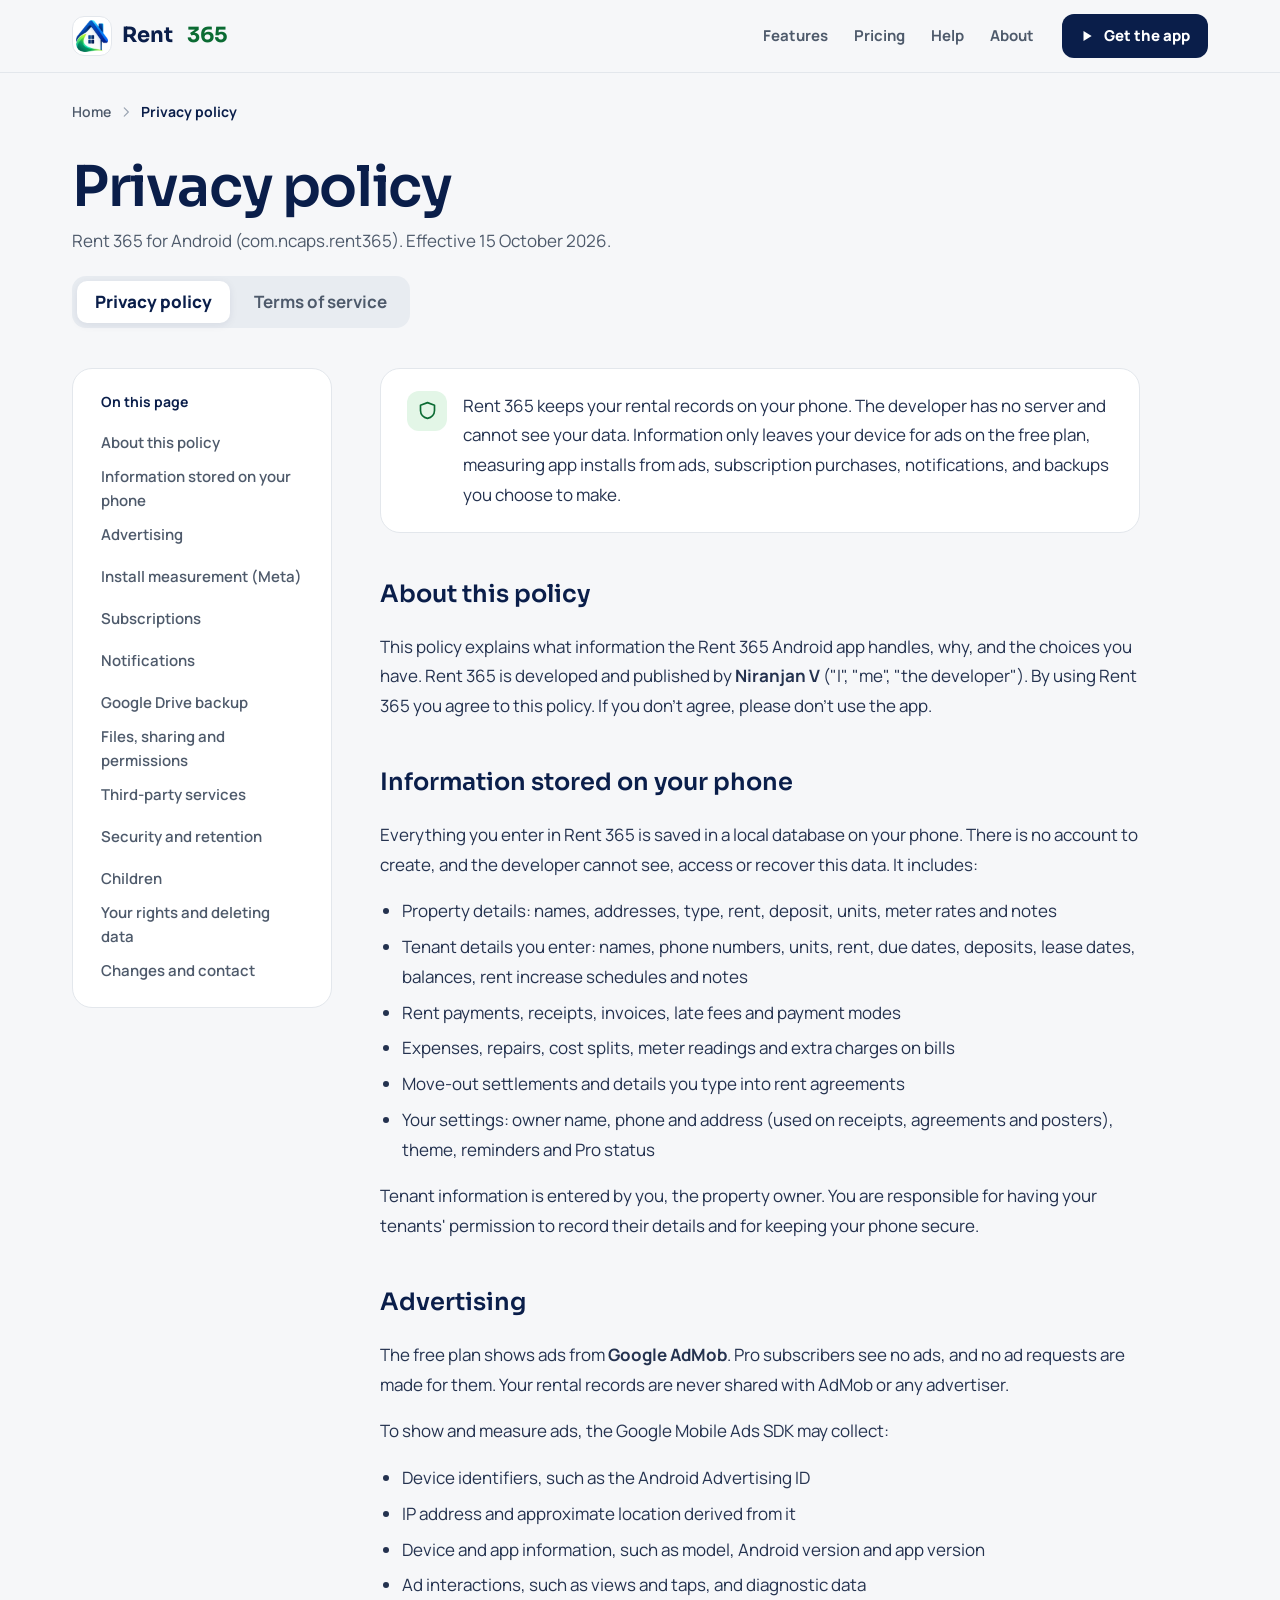
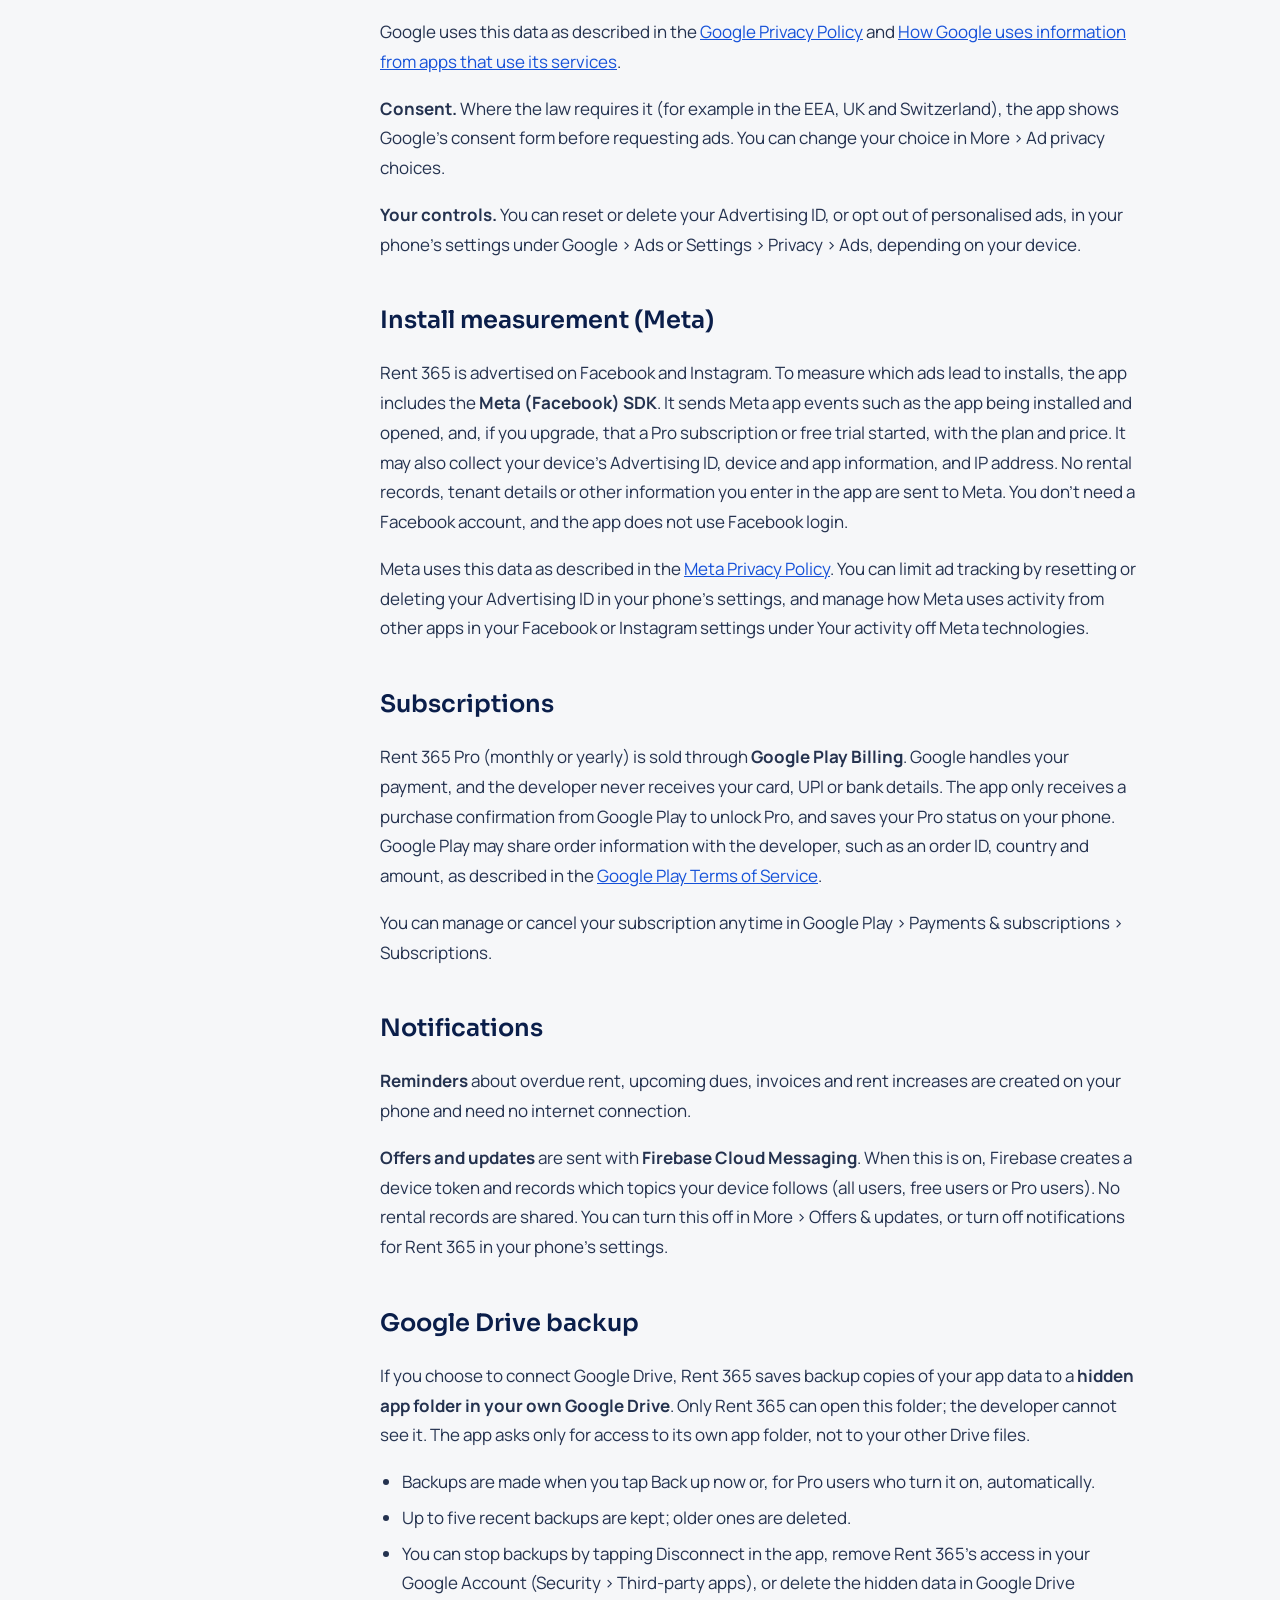
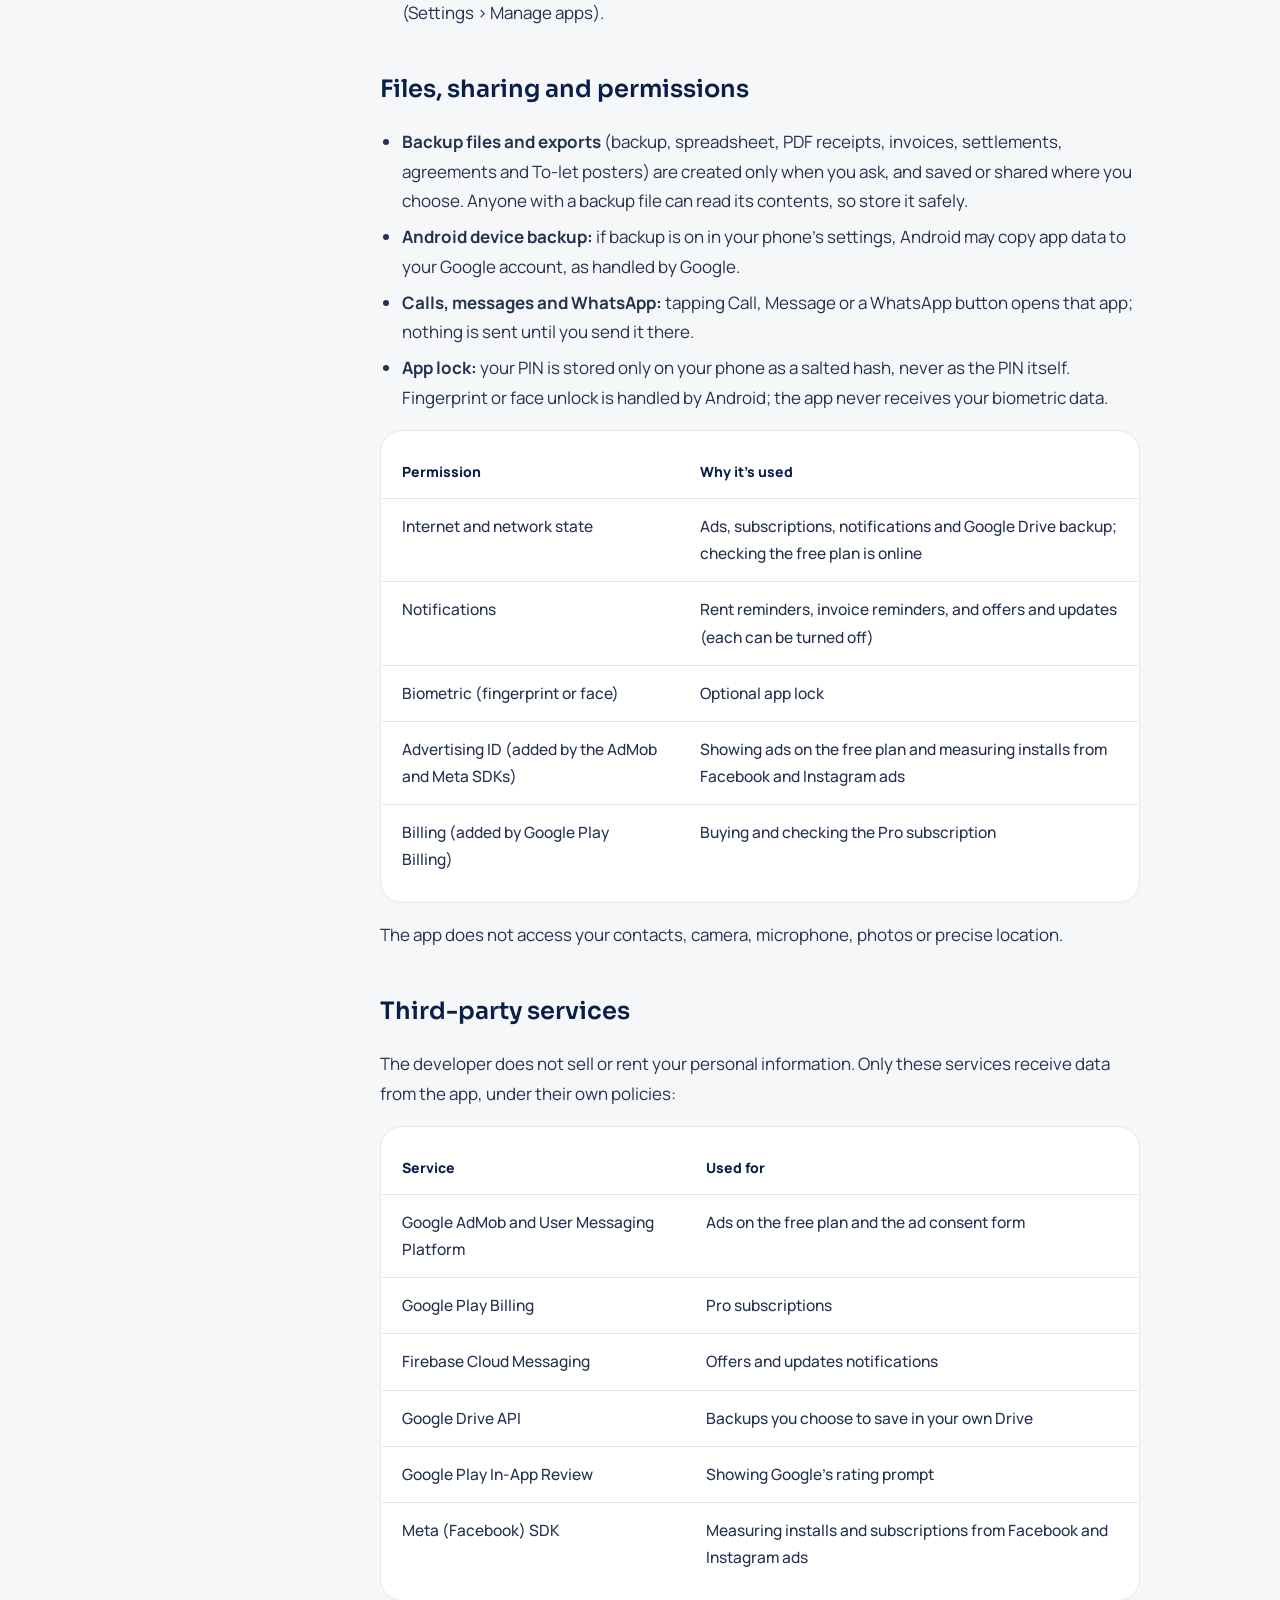
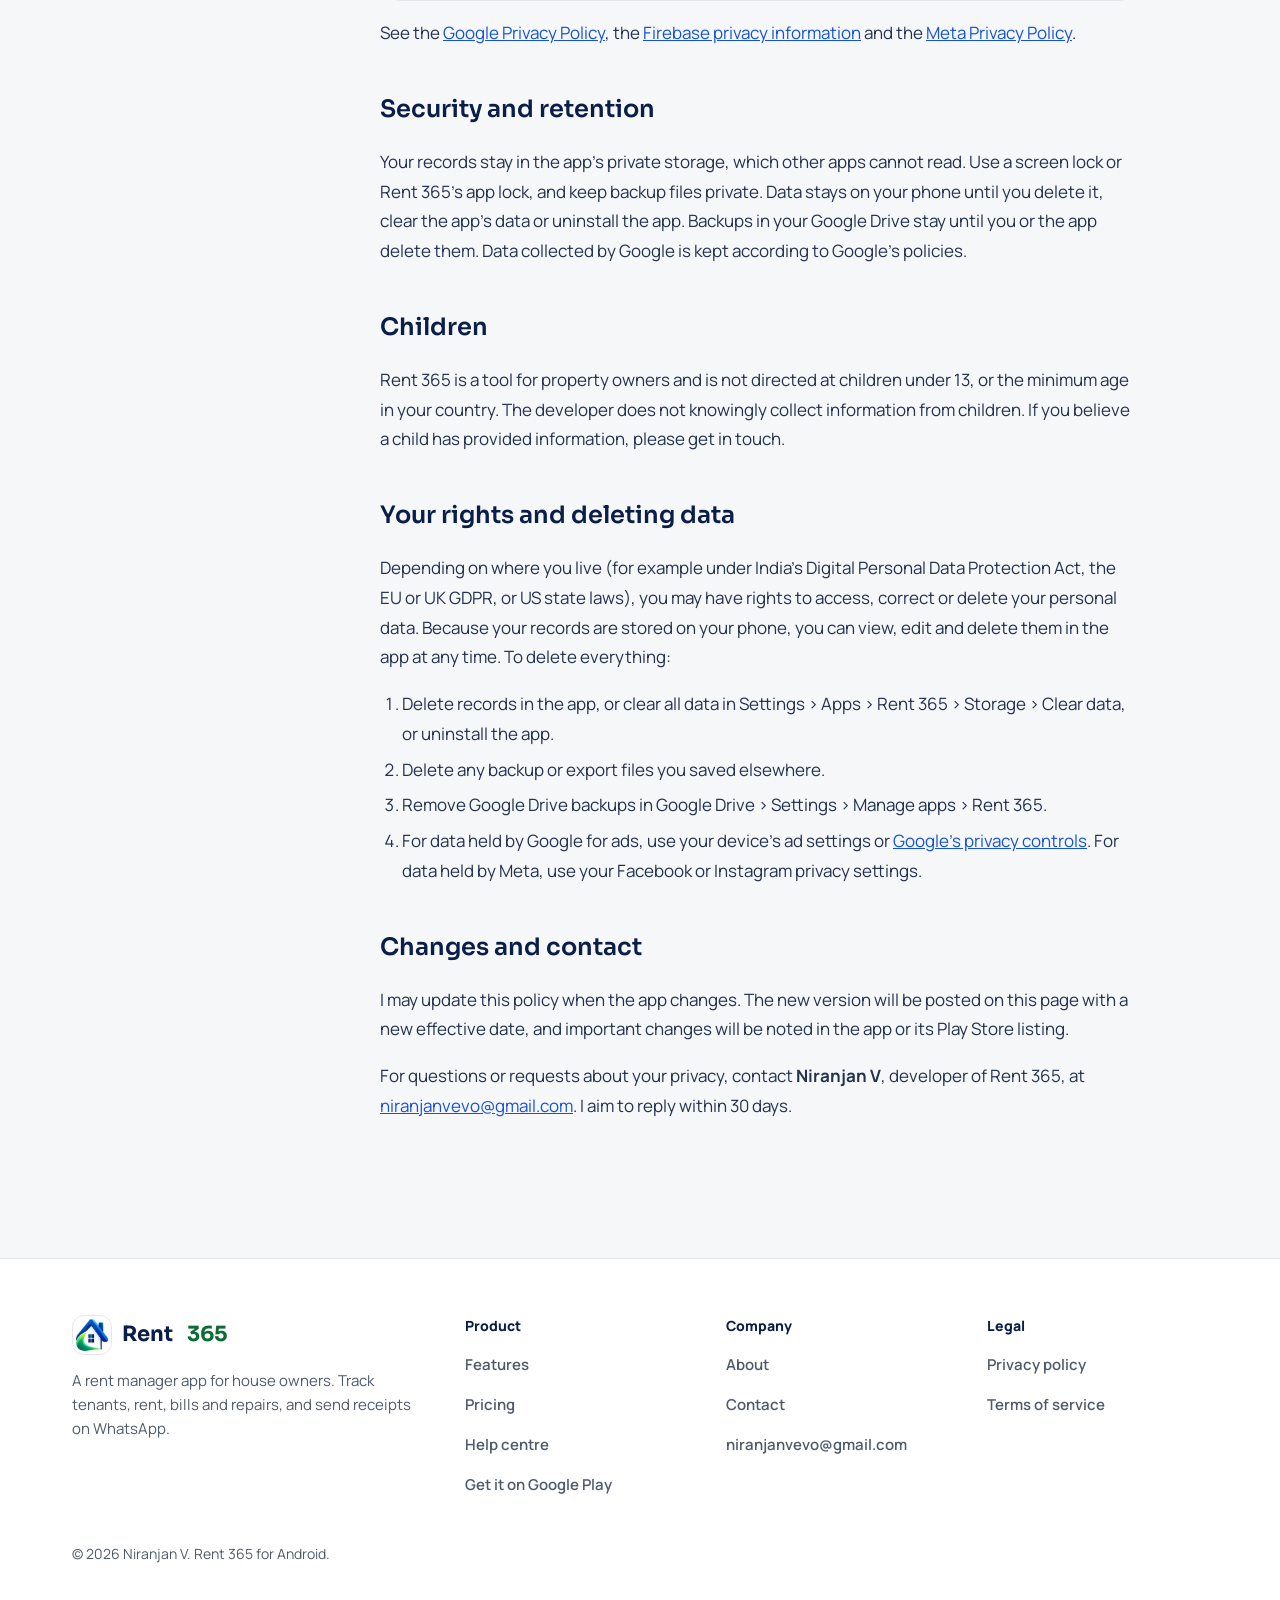
<file: privacy.html>
<!doctype html>
<html lang="en-IN">
<head>
<meta charset="utf-8">
<meta name="viewport" content="width=device-width, initial-scale=1">
<title>Privacy policy – Rent 365</title>
<meta name="description" content="How the Rent 365 Android app handles your information: data stored on your phone, ads, subscriptions, notifications and Google Drive backup.">
<meta name="robots" content="index, follow, max-image-preview:large">
<link rel="canonical" href="https://SITE_URL/privacy">
<meta name="theme-color" content="#F6F7F9">
<link rel="icon" href="/favicon.png" type="image/png">
<link rel="apple-touch-icon" href="/apple-touch-icon.png">
<link rel="preload" href="/fonts/sora.woff2" as="font" type="font/woff2" crossorigin>
<link rel="preload" href="/fonts/manrope.woff2" as="font" type="font/woff2" crossorigin>

<meta property="og:type" content="website">
<meta property="og:site_name" content="Rent 365">
<meta property="og:title" content="Privacy policy – Rent 365">
<meta property="og:description" content="How the Rent 365 Android app handles your information: data stored on your phone, ads, subscriptions, notifications and Google Drive backup.">
<meta property="og:url" content="https://SITE_URL/privacy">
<meta property="og:image" content="https://SITE_URL/img/og-image.jpg">
<meta property="og:image:width" content="1200">
<meta property="og:image:height" content="630">
<meta property="og:locale" content="en_IN">
<meta name="twitter:card" content="summary_large_image">
<style>@font-face{font-family:Sora;src:url(/fonts/sora.woff2) format("woff2");font-weight:100 900;font-display:swap}@font-face{font-family:Manrope;src:url(/fonts/manrope.woff2) format("woff2");font-weight:200 800;font-display:swap}:root{--navy:#0A1E4A;--blue:#1652D9;--green:#0B6B33;--lime:#3BC85A;--ground:#F6F7F9;--line:#E3E7EC;--muted:#4E5A6B;--display:Sora,"Segoe UI",system-ui,sans-serif;--body:Manrope,"Segoe UI",system-ui,sans-serif}*,*::before,*::after{box-sizing:border-box}html{scroll-behavior:smooth;-webkit-text-size-adjust:100%}body{margin:0;background:var(--ground);color:var(--navy);font-family:var(--body);font-size:17px;line-height:1.6;-webkit-font-smoothing:antialiased}img{max-width:100%;height:auto;display:block}a{color:var(--blue)}a:hover{color:#0F3FA8}:focus-visible{outline:3px solid var(--blue);outline-offset:3px;border-radius:6px}h1,h2,h3{font-family:var(--display);font-weight:600;color:var(--navy);margin:0}.wrap{max-width:1200px;margin:0 auto;padding:0 32px}.skip{position:absolute;left:-999px;top:8px;background:#fff;padding:10px 16px;border-radius:10px;z-index:99}.skip:focus{left:16px}.muted{color:var(--muted)}/* header */.hdr{position:sticky;top:0;z-index:20;background:rgba(246,247,249,.92);backdrop-filter:blur(12px);-webkit-backdrop-filter:blur(12px);border-bottom:1px solid var(--line)}.hdr .wrap{height:72px;display:flex;align-items:center;gap:28px}.brand{display:flex;align-items:center;gap:10px;text-decoration:none;color:var(--navy);font-family:var(--display);font-weight:700;font-size:21px}.brand img{width:40px;height:40px;border-radius:12px;background:#fff;border:1px solid var(--line);padding:3px}.brand em{font-style:normal;color:var(--green)}.nav{display:flex;gap:26px;margin-left:auto}.nav a{color:var(--muted);text-decoration:none;font-weight:700;font-size:15px;min-height:44px;display:inline-flex;align-items:center}.nav a:hover,.nav a[aria-current=page]{color:var(--navy)}.btn{display:inline-flex;align-items:center;gap:10px;min-height:48px;padding:0 22px;border-radius:14px;font-weight:800;font-size:16px;text-decoration:none;background:var(--navy);color:#fff;transition:transform .18s ease,background-color .2s ease;box-shadow:0 12px 30px rgba(10,30,74,.2)}.btn:hover{color:#fff;background:#13306B;transform:translateY(-2px)}.btn.lg{min-height:56px;padding:0 26px;font-size:17px;border-radius:16px}.btn.sm{min-height:44px;padding:0 18px;font-size:15px;border-radius:12px;box-shadow:none}.btn.light{background:#fff;color:var(--navy)}.btn.light:hover{background:#EEF2F8;color:var(--navy)}.hdr .btn.sm{margin-left:0}.mnav{display:none;margin-left:auto}.mnav summary{list-style:none;width:44px;height:44px;border-radius:12px;border:1px solid var(--line);background:#fff;display:flex;align-items:center;justify-content:center;cursor:pointer}.mnav summary::-webkit-details-marker{display:none}.mnav[open] .i-menu,.mnav:not([open]) .i-close{display:none}.mnav nav{position:absolute;left:12px;right:12px;top:68px;background:#fff;border:1px solid var(--line);border-radius:18px;padding:10px;box-shadow:0 20px 50px rgba(10,30,74,.15);display:flex;flex-direction:column}.mnav nav a{padding:12px 14px;border-radius:12px;color:var(--navy);text-decoration:none;font-weight:700;min-height:48px}.mnav nav a:hover{background:var(--ground)}/* breadcrumb */.crumbs ol{list-style:none;margin:0;padding:28px 0 0;display:flex;flex-wrap:wrap;gap:8px;font-size:14px}.crumbs li{display:flex;align-items:center;gap:8px}.crumbs a{color:var(--muted);text-decoration:none;font-weight:600}.crumbs a:hover{color:var(--navy)}.crumbs svg{color:#9AA4B2}.crumbs [aria-current]{font-weight:700}/* type */.h-hero{font-size:clamp(48px,7vw,96px);line-height:.98;letter-spacing:-.03em}.h-page{font-size:clamp(40px,5.4vw,72px);line-height:1.02;letter-spacing:-.025em}.h-sec{font-size:clamp(30px,3.4vw,44px);line-height:1.1;letter-spacing:-.02em}.lead{font-size:clamp(17px,1.6vw,20px);line-height:1.6;color:var(--muted)}.sec{margin-top:clamp(72px,9vw,120px)}.more{display:inline-flex;align-items:center;gap:6px;margin-top:18px;font-weight:800;min-height:44px}/* hero */.hero{padding-top:72px;text-align:center;display:flex;flex-direction:column;align-items:center}.pill{display:inline-flex;align-items:center;gap:8px;padding:8px 16px;border-radius:99px;background:#fff;border:1px solid var(--line);color:var(--navy);text-decoration:none;font-weight:700;font-size:14px;min-height:40px}.pill i{width:8px;height:8px;border-radius:50%;background:var(--lime)}.hero h1{margin-top:28px}.hero h1 span{color:var(--blue)}.hero .lead{margin:24px 0 0;max-width:640px}.cta{margin-top:34px;display:flex;flex-wrap:wrap;gap:14px 24px;align-items:center;justify-content:center}.cta .link{font-weight:800;color:var(--navy);text-underline-offset:5px;min-height:44px;display:inline-flex;align-items:center}.note{margin:16px 0 0;font-size:14px;color:var(--muted);font-weight:600}/* month strip */.month{margin-top:56px;background:#fff;border:1px solid var(--line);border-radius:28px;padding:24px 24px 28px;box-shadow:0 30px 70px rgba(10,30,74,.08)}.month-top{display:flex;flex-wrap:wrap;align-items:center;gap:16px 28px;margin-bottom:18px}.month-top .lbl{font-size:13px;color:var(--muted);font-weight:700}.month-top .tot{font-family:var(--display);font-size:28px;font-weight:600}.month-top .tot span{font-family:var(--body);font-size:15px;color:var(--muted);font-weight:600}.bar{flex:1;min-width:200px;height:10px;border-radius:99px;background:#EEF1F4;overflow:hidden}.bar i{display:block;width:75%;height:100%;border-radius:99px;background:var(--lime);transform-origin:left;animation:fill 1.6s cubic-bezier(.2,.8,.2,1) .6s both}.legend{display:flex;gap:14px;font-size:13px;font-weight:700;color:var(--muted)}.legend span{display:flex;align-items:center;gap:6px}.legend b{width:10px;height:10px;border-radius:3px}.strip{overflow-x:auto;-webkit-overflow-scrolling:touch}.strip-in{min-width:980px;position:relative}.days{display:grid;grid-template-columns:repeat(31,minmax(0,1fr));background:#F7F8FA;border-radius:12px;list-style:none;margin:0;padding:0}.days li{text-align:center;font-size:12px;font-weight:600;color:#6B7686;padding:8px 0;border-left:1px solid var(--line)}.days li:first-child{border-left:0}.days li.on{font-weight:800;color:var(--navy)}.chips{display:grid;grid-template-columns:repeat(31,minmax(0,1fr));grid-template-rows:repeat(3,auto);gap:10px 6px;margin-top:14px;list-style:none;padding:0}.chip{grid-column:var(--d) / span 6;grid-row:var(--r);background:#fff;border:1px solid var(--line);border-radius:14px;padding:8px 10px;display:flex;align-items:center;gap:8px;box-shadow:0 8px 20px rgba(10,30,74,.08);min-width:0;animation:drop .7s cubic-bezier(.2,.9,.2,1) both;animation-delay:var(--t)}.chip .av{width:30px;height:30px;border-radius:10px;display:flex;align-items:center;justify-content:center;font-size:11px;font-weight:800;flex:none}.chip .who{min-width:0;flex:1;font-size:12px;color:var(--muted)}.chip .who b{display:block;font-size:13px;color:var(--navy);white-space:nowrap;overflow:hidden;text-overflow:ellipsis}.st{padding:3px 8px;border-radius:99px;font-size:11px;font-weight:800;white-space:nowrap}.paid{background:#E3F6E7;color:var(--green)}.due{background:#FDF1DC;color:#8A4F00}.late{background:#FDE7E5;color:#A61B12}.today{--x:calc(100% / 31 * 14.5);position:absolute;top:0;bottom:0;left:var(--x);width:2px;background:var(--blue);animation:sweep 2.2s cubic-bezier(.4,0,.2,1) .4s both}.today span{position:absolute;top:-10px;left:-24px;width:50px;padding:3px 0;border-radius:99px;background:var(--blue);color:#fff;font-size:11px;font-weight:800;text-align:center}/* steps */.steps{list-style:none;margin:48px 0 0;padding:0;display:grid;grid-template-columns:repeat(3,minmax(0,1fr));gap:40px}.steps li{display:flex;flex-direction:column;gap:12px;padding-top:22px;border-top:2px solid var(--navy)}.steps .n{display:flex;align-items:center;gap:12px;font-family:var(--display);font-weight:700;font-size:15px;color:var(--blue)}.steps h3{font-size:22px}.steps p{margin:0;color:var(--muted)}/* features */.feat{display:grid;grid-template-columns:repeat(2,minmax(0,1fr));gap:64px;align-items:center}.feat.flip .media{order:-1}.feat h2{font-size:clamp(30px,3.2vw,40px);line-height:1.1;letter-spacing:-.02em}.feat p{margin:18px 0 0;color:var(--muted);font-size:18px;max-width:480px}.ticks{list-style:none;margin:20px 0 0;padding:0;display:flex;flex-direction:column;gap:10px}.ticks li{display:flex;gap:10px;align-items:flex-start}.ticks svg{color:var(--green);flex:none;margin-top:3px}.media{border-radius:32px;min-height:460px;display:flex;align-items:center;justify-content:center;padding:40px 24px;overflow:hidden}.media .ph{display:flex;align-items:flex-end;animation:float 7s ease-in-out infinite}.media img{width:250px;filter:drop-shadow(0 30px 50px rgba(10,30,74,.22))}.media img+img{margin-left:-40px}.t-green{background:#E3F6E7}.t-blue{background:#E9EFFD}.t-amber{background:#FDF1DC}.t-grey{background:#EEF1F6}/* list grid */.extras{list-style:none;margin:36px 0 0;padding:0;display:grid;grid-template-columns:repeat(4,minmax(0,1fr));gap:0 36px}.extras li{display:flex;flex-direction:column;gap:8px;padding:22px 0;border-top:1px solid var(--line)}.extras svg{color:var(--blue)}.extras b{font-size:17px}.extras span{font-size:15px;color:var(--muted);line-height:1.55}.pro{padding:2px 8px;border-radius:99px;background:var(--navy);color:#fff;font-size:11px;font-weight:800;vertical-align:middle;margin-left:4px}/* band */.band{background:var(--navy);color:#fff;border-radius:36px;padding:64px;display:grid;grid-template-columns:repeat(2,minmax(0,1fr));gap:48px;align-items:center}.band h2{color:#fff;font-size:clamp(28px,3.2vw,40px);line-height:1.1}.band p{color:#C3CCDA;font-size:18px;margin:18px 0 0}.band a{color:#fff;font-weight:800}.band ul{list-style:none;margin:0;padding:0;display:flex;flex-direction:column;gap:22px}.band li{display:flex;gap:14px}.band li>span:first-child{width:44px;height:44px;border-radius:14px;background:#13306B;color:#7EE08A;display:flex;align-items:center;justify-content:center;flex:none}.band li b{display:block;font-size:17px}.band li small{color:#C3CCDA;font-size:16px}/* plans */.plans{display:grid;grid-template-columns:repeat(2,minmax(0,1fr));gap:24px;margin-top:36px}.plan{background:#fff;border:1px solid var(--line);border-radius:26px;padding:32px;display:flex;flex-direction:column;gap:16px}.plan.pro-plan{border:2px solid var(--blue)}.plan-top{display:flex;justify-content:space-between;align-items:center;gap:12px}.plan h3{font-size:24px}.badge{padding:5px 12px;border-radius:99px;background:#E7EEFF;color:#1243B8;font-size:13px;font-weight:800}.price{font-family:var(--display);font-size:38px;font-weight:600}.price span{font-family:var(--body);font-size:15px;color:var(--muted);font-weight:600}/* faq */.faq details{border-top:1px solid var(--line);padding:18px 0}.faq summary{display:flex;justify-content:space-between;gap:20px;font-size:18px;font-weight:700;min-height:44px;align-items:center;cursor:pointer;list-style:none}.faq summary::-webkit-details-marker{display:none}.faq summary span{width:36px;height:36px;border-radius:50%;background:#fff;border:1px solid var(--line);display:flex;align-items:center;justify-content:center;flex:none;font-size:22px;transition:transform .25s ease}.faq details[open] summary span{transform:rotate(45deg)}.faq p{margin:12px 0 0;color:var(--muted);max-width:760px}/* final cta */.final{text-align:center;display:flex;flex-direction:column;align-items:center;gap:22px;margin-bottom:96px}.final h2{font-size:clamp(36px,5vw,64px);line-height:1.02;letter-spacing:-.03em}/* features page */.jump{display:flex;flex-wrap:wrap;gap:10px;margin-top:30px}.jump a,.chipl{display:inline-flex;align-items:center;gap:8px;min-height:44px;padding:0 18px;border-radius:99px;background:#fff;border:1px solid var(--line);color:var(--navy);text-decoration:none;font-weight:700;font-size:15px}.group{display:grid;grid-template-columns:minmax(0,1.15fr) minmax(0,.85fr);gap:56px;align-items:center;scroll-margin-top:96px}.group.flip .media{order:-1}.group .media{min-height:560px}.items{list-style:none;margin:20px 0 0;padding:0}.items li{display:flex;gap:16px;padding:22px 0;border-top:1px solid var(--line)}.items .ib{width:46px;height:46px;border-radius:14px;background:#fff;border:1px solid var(--line);color:var(--blue);display:flex;align-items:center;justify-content:center;flex:none}.items b{display:block;font-size:18px}.items span span{display:block;margin-top:4px;color:var(--muted)}/* table */.tbl{overflow-x:auto;background:#fff;border:1px solid var(--line);border-radius:22px}table{width:100%;min-width:560px;border-collapse:collapse;font-size:16px}th,td{padding:14px 20px;border-top:1px solid var(--line)}thead th{border-top:0;font-size:14px;color:var(--muted);text-align:center}thead th:first-child{text-align:left}tbody th{text-align:left;font-weight:600}td{text-align:center;font-weight:700;width:160px}td.p,thead th.p{background:#F5F8FF}thead th.p{color:var(--blue)}.yes{color:var(--green)}.no{color:#9AA4B2}.sr{position:absolute;width:1px;height:1px;overflow:hidden;clip:rect(0 0 0 0);white-space:nowrap}/* help */.search{display:flex;align-items:center;gap:12px;height:60px;padding:0 20px;background:#fff;border:1.5px solid var(--line);border-radius:18px;color:var(--muted)}.search input{border:0;outline:0;flex:1;font:inherit;font-size:17px;color:var(--navy);background:transparent;min-width:0}.hgroup{background:#fff;border:1px solid var(--line);border-radius:24px;padding:28px 28px 10px;scroll-margin-top:96px}.hgroup h2{display:flex;align-items:center;gap:12px;font-size:24px;margin-bottom:6px}.hgroup h2 span{width:42px;height:42px;border-radius:13px;background:#E7EEFF;color:var(--blue);display:flex;align-items:center;justify-content:center}.stack{display:flex;flex-direction:column;gap:24px}.navycard{background:var(--navy);color:#fff;border-radius:26px;padding:36px;display:flex;flex-wrap:wrap;gap:20px;align-items:center;justify-content:space-between}.navycard h2{color:#fff;font-size:28px}.navycard p{margin:8px 0 0;color:#C3CCDA}/* about */.principles{list-style:none;margin:36px 0 0;padding:0;display:grid;grid-template-columns:repeat(3,minmax(0,1fr));gap:40px}.principles li{display:flex;flex-direction:column;gap:10px;padding-top:22px;border-top:2px solid var(--navy)}.principles svg{color:var(--blue)}.principles h3{font-size:21px}.principles p{margin:0;color:var(--muted)}.cards{display:grid;grid-template-columns:repeat(2,minmax(0,1fr));gap:18px;margin-top:24px;max-width:900px}.card{background:#fff;border:1px solid var(--line);border-radius:22px;padding:26px;display:flex;flex-direction:column;gap:12px}.card .ib{width:44px;height:44px;border-radius:14px;background:#E7EEFF;color:var(--blue);display:flex;align-items:center;justify-content:center}.card h3{font-size:20px}.card p{margin:0;color:var(--muted);font-size:15.5px}.card a{margin-top:auto;font-weight:800;min-height:44px;display:inline-flex;align-items:center}.about-top{display:grid;grid-template-columns:minmax(0,1.3fr) minmax(0,.7fr);gap:56px;align-items:center;padding-top:36px}/* legal */.tabs{display:inline-flex;gap:6px;padding:5px;background:#E8ECF1;border-radius:14px;margin-top:22px}.tabs a{display:inline-flex;align-items:center;min-height:42px;padding:0 18px;border-radius:10px;color:var(--muted);text-decoration:none;font-weight:700}.tabs a[aria-current]{background:#fff;color:var(--navy);font-weight:800;box-shadow:0 2px 8px rgba(10,30,74,.08)}.legal{display:flex;flex-wrap:wrap;gap:48px;margin-top:40px;align-items:flex-start}.toc{flex:0 1 260px;min-width:220px;background:#fff;border:1px solid var(--line);border-radius:20px;padding:16px}.toc b{display:block;font-size:14px;padding:6px 12px 10px}.toc ol{list-style:none;margin:0;padding:0;display:flex;flex-direction:column;gap:2px}.toc a{display:flex;align-items:center;min-height:40px;padding:0 12px;border-radius:10px;color:var(--muted);text-decoration:none;font-weight:600;font-size:15px}.toc a:hover{background:var(--ground);color:var(--navy)}.doc{flex:999 1 560px;min-width:0;max-width:760px;color:#24324F;font-size:17px;line-height:1.75}.doc h2{font-size:24px;margin:40px 0 12px;scroll-margin-top:96px}.doc ul,.doc ol{padding-left:22px}.doc li{margin:6px 0}.doc table{min-width:0;font-size:15.5px;background:#fff;border:1px solid var(--line);border-radius:12px;overflow:hidden;margin:14px 0}.doc td,.doc th{text-align:left;width:auto;font-weight:500;vertical-align:top}.doc thead th{font-weight:800;color:var(--navy);text-align:left}.summary{background:#fff;border:1px solid var(--line);border-radius:20px;padding:22px 26px;display:flex;gap:16px;align-items:flex-start}.summary span{width:40px;height:40px;border-radius:12px;background:#E3F6E7;color:var(--green);display:flex;align-items:center;justify-content:center;flex:none}.summary p{margin:0}/* footer */.ftr{border-top:1px solid var(--line);background:#fff;margin-top:24px}.ftr .grid{padding-top:56px;padding-bottom:40px;display:grid;grid-template-columns:minmax(0,1.6fr) repeat(3,minmax(0,1fr));gap:40px}.ftr p{margin:14px 0 0;color:var(--muted);font-size:15px;max-width:340px}.ftr h2{font-family:var(--body);font-size:14px;font-weight:800;margin-bottom:10px}.ftr ul{list-style:none;margin:0;padding:0;display:flex;flex-direction:column;gap:4px}.ftr ul a{color:var(--muted);text-decoration:none;font-weight:600;font-size:15px;min-height:36px;display:inline-flex;align-items:center}.ftr ul a:hover{color:var(--navy)}.ftr .copy{padding-bottom:36px;color:var(--muted);font-size:14px}/* motion */@keyframes rise{from{opacity:0;transform:translateY(22px)}to{opacity:1;transform:none}}@keyframes drop{0%{opacity:0;transform:translateY(-26px) scale(.92)}70%{opacity:1;transform:translateY(3px) scale(1.02)}100%{opacity:1;transform:none}}@keyframes sweep{from{left:0}to{left:var(--x)}}@keyframes fill{from{transform:scaleX(0)}to{transform:scaleX(1)}}@keyframes float{0%,100%{transform:translateY(0)}50%{transform:translateY(-10px)}}.r{animation:rise .8s cubic-bezier(.2,.8,.2,1) both}.d1{animation-delay:.08s}.d2{animation-delay:.16s}.d3{animation-delay:.24s}.d4{animation-delay:.32s}.js .reveal{opacity:0;transform:translateY(28px);transition:opacity .8s cubic-bezier(.2,.8,.2,1),transform .8s cubic-bezier(.2,.8,.2,1)}.js .reveal.in{opacity:1;transform:none}@media (max-width:900px){.nav,.hdr .btn.sm.desk{display:none}.mnav{display:block}.steps,.feat,.extras,.band,.plans,.group,.principles,.cards,.about-top,.ftr .grid{grid-template-columns:minmax(0,1fr)}.feat.flip .media,.group.flip .media{order:0}.extras{gap:0}.band{padding:36px 24px}.wrap{padding:0 20px}.media,.group .media{min-height:360px}.media img{width:180px}.media img+img{margin-left:-30px}.hide-m{display:none}.hero{padding-top:40px}}@media (prefers-reduced-motion:reduce){html{scroll-behavior:auto}*,*::before,*::after{animation:none!important;transition:none!important}.js .reveal{opacity:1;transform:none}}</style>
<script>document.documentElement.classList.add("js")</script>
<script type="application/ld+json">{"@context":"https://schema.org","@graph":[{"@type":"Organization","@id":"https://SITE_URL/#org","name":"Rent 365","url":"https://SITE_URL/","logo":"https://SITE_URL/img/logo-512.png","email":"niranjanvevo@gmail.com","founder":{"@type":"Person","name":"Niranjan V"},"contactPoint":{"@type":"ContactPoint","contactType":"customer support","email":"niranjanvevo@gmail.com","availableLanguage":["English"]},"sameAs":["https://play.google.com/store/apps/details?id=com.ncaps.rent365"]},{"@type":"WebPage","name":"Privacy policy","url":"https://SITE_URL/privacy","dateModified":"2026-10-15"},{"@type":"BreadcrumbList","itemListElement":[{"@type":"ListItem","position":1,"name":"Home","item":"https://SITE_URL/"},{"@type":"ListItem","position":2,"name":"Privacy policy","item":"https://SITE_URL/privacy"}]}]}</script>
</head>
<body>
<a class="skip" href="#main">Skip to content</a>
<header class="hdr">
 <div class="wrap">
  <a class="brand" href="/" aria-label="Rent 365 home"><img src="/img/logo.webp" alt="" width="40" height="40">Rent&nbsp;<em>365</em></a>
  <nav class="nav" aria-label="Main"><a href="/features">Features</a><a href="/pricing">Pricing</a><a href="/help">Help</a><a href="/about">About</a></nav>
  <a class="btn sm desk" href="https://play.google.com/store/apps/details?id=com.ncaps.rent365"><svg aria-hidden="true" width="14" height="14" viewBox="0 0 24 24" fill="none" stroke="currentColor" stroke-width="1.9" stroke-linecap="round" stroke-linejoin="round"><path d="M6 3.5v17l14-8.5z" fill="currentColor" stroke="none"/></svg> Get the app</a>
  <details class="mnav"><summary aria-label="Menu"><span class="i-menu"><svg aria-hidden="true" width="22" height="22" viewBox="0 0 24 24" fill="none" stroke="currentColor" stroke-width="1.9" stroke-linecap="round" stroke-linejoin="round"><path d="M4 7h16M4 12h16M4 17h16"/></svg></span><span class="i-close"><svg aria-hidden="true" width="22" height="22" viewBox="0 0 24 24" fill="none" stroke="currentColor" stroke-width="1.9" stroke-linecap="round" stroke-linejoin="round"><path d="M6 6l12 12M18 6L6 18"/></svg></span></summary><nav aria-label="Mobile"><a href="/">Home</a><a href="/features">Features</a><a href="/pricing">Pricing</a><a href="/help">Help</a><a href="/about">About</a><a href="/privacy">Privacy policy</a><a href="/terms">Terms of service</a><a href="https://play.google.com/store/apps/details?id=com.ncaps.rent365">Get the app on Google Play</a></nav></details>
 </div>
</header>
<nav class="crumbs wrap" aria-label="Breadcrumb"><ol><li><a href="/">Home</a><svg aria-hidden="true" width="14" height="14" viewBox="0 0 24 24" fill="none" stroke="currentColor" stroke-width="2" stroke-linecap="round" stroke-linejoin="round"><path d="M9 5l7 7-7 7"/></svg></li><li><span aria-current="page">Privacy policy</span></li></ol></nav>
<main id="main">

<section class="wrap" style="padding-top:36px;padding-bottom:96px">
 <h1 class="h-page r d1" style="font-size:clamp(38px,4.6vw,56px)">Privacy policy</h1>
 <p class="muted r d1" style="margin:10px 0 0">Rent 365 for Android (com.ncaps.rent365). Effective 15 October 2026.</p>
 <nav class="tabs r d2" aria-label="Legal documents"><a href="/privacy" aria-current="page">Privacy policy</a><a href="/terms">Terms of service</a></nav>
 <div class="legal">
  <aside class="toc" aria-label="On this page"><b>On this page</b><ol><li><a href="#about">About this policy</a></li><li><a href="#device">Information stored on your phone</a></li><li><a href="#ads">Advertising</a></li><li><a href="#meta">Install measurement (Meta)</a></li><li><a href="#purchases">Subscriptions</a></li><li><a href="#notifications">Notifications</a></li><li><a href="#drive">Google Drive backup</a></li><li><a href="#files">Files, sharing and permissions</a></li><li><a href="#services">Third-party services</a></li><li><a href="#security">Security and retention</a></li><li><a href="#children">Children</a></li><li><a href="#rights">Your rights and deleting data</a></li><li><a href="#changes">Changes and contact</a></li></ol></aside>
  <article class="doc">
   <div class="summary"><span><svg aria-hidden="true" width="21" height="21" viewBox="0 0 24 24" fill="none" stroke="currentColor" stroke-width="1.9" stroke-linecap="round" stroke-linejoin="round"><path d="M12 3l8 3v6c0 4.5-3.4 8-8 9-4.6-1-8-4.5-8-9V6z"/></svg></span><p>Rent 365 keeps your rental records on your phone. The developer has no server and cannot see your data. Information only leaves your device for ads on the free plan, measuring app installs from ads, subscription purchases, notifications, and backups you choose to make.</p></div>
   <h2 id="about">About this policy</h2>
    <p>This policy explains what information the Rent 365 Android app handles, why, and the choices you have. Rent 365 is developed and published by <strong>Niranjan V</strong> ("I", "me", "the developer"). By using Rent 365 you agree to this policy. If you don't agree, please don't use the app.</p>

    <h2 id="device">Information stored on your phone</h2>
    <p>Everything you enter in Rent 365 is saved in a local database on your phone. There is no account to create, and the developer cannot see, access or recover this data. It includes:</p>
    <ul>
      <li>Property details: names, addresses, type, rent, deposit, units, meter rates and notes</li>
      <li>Tenant details you enter: names, phone numbers, units, rent, due dates, deposits, lease dates, balances, rent increase schedules and notes</li>
      <li>Rent payments, receipts, invoices, late fees and payment modes</li>
      <li>Expenses, repairs, cost splits, meter readings and extra charges on bills</li>
      <li>Move-out settlements and details you type into rent agreements</li>
      <li>Your settings: owner name, phone and address (used on receipts, agreements and posters), theme, reminders and Pro status</li>
    </ul>
    <p>Tenant information is entered by you, the property owner. You are responsible for having your tenants' permission to record their details and for keeping your phone secure.</p>

    <h2 id="ads">Advertising</h2>
    <p>The free plan shows ads from <strong>Google AdMob</strong>. Pro subscribers see no ads, and no ad requests are made for them. Your rental records are never shared with AdMob or any advertiser.</p>
    <p>To show and measure ads, the Google Mobile Ads SDK may collect:</p>
    <ul>
      <li>Device identifiers, such as the Android Advertising ID</li>
      <li>IP address and approximate location derived from it</li>
      <li>Device and app information, such as model, Android version and app version</li>
      <li>Ad interactions, such as views and taps, and diagnostic data</li>
    </ul>
    <p>Google uses this data as described in the <a href="https://policies.google.com/privacy">Google Privacy Policy</a> and <a href="https://policies.google.com/technologies/partner-sites">How Google uses information from apps that use its services</a>.</p>
    <p><strong>Consent.</strong> Where the law requires it (for example in the EEA, UK and Switzerland), the app shows Google's consent form before requesting ads. You can change your choice in More › Ad privacy choices.</p>
    <p><strong>Your controls.</strong> You can reset or delete your Advertising ID, or opt out of personalised ads, in your phone's settings under Google › Ads or Settings › Privacy › Ads, depending on your device.</p>

    <h2 id="meta">Install measurement (Meta)</h2>
    <p>Rent 365 is advertised on Facebook and Instagram. To measure which ads lead to installs, the app includes the <strong>Meta (Facebook) SDK</strong>. It sends Meta app events such as the app being installed and opened, and, if you upgrade, that a Pro subscription or free trial started, with the plan and price. It may also collect your device's Advertising ID, device and app information, and IP address. No rental records, tenant details or other information you enter in the app are sent to Meta. You don't need a Facebook account, and the app does not use Facebook login.</p>
    <p>Meta uses this data as described in the <a href="https://www.facebook.com/privacy/policy/">Meta Privacy Policy</a>. You can limit ad tracking by resetting or deleting your Advertising ID in your phone's settings, and manage how Meta uses activity from other apps in your Facebook or Instagram settings under Your activity off Meta technologies.</p>

    <h2 id="purchases">Subscriptions</h2>
    <p>Rent 365 Pro (monthly or yearly) is sold through <strong>Google Play Billing</strong>. Google handles your payment, and the developer never receives your card, UPI or bank details. The app only receives a purchase confirmation from Google Play to unlock Pro, and saves your Pro status on your phone. Google Play may share order information with the developer, such as an order ID, country and amount, as described in the <a href="https://play.google.com/about/play-terms/">Google Play Terms of Service</a>.</p>
    <p>You can manage or cancel your subscription anytime in Google Play › Payments &amp; subscriptions › Subscriptions.</p>

    <h2 id="notifications">Notifications</h2>
    <p><strong>Reminders</strong> about overdue rent, upcoming dues, invoices and rent increases are created on your phone and need no internet connection.</p>
    <p><strong>Offers and updates</strong> are sent with <strong>Firebase Cloud Messaging</strong>. When this is on, Firebase creates a device token and records which topics your device follows (all users, free users or Pro users). No rental records are shared. You can turn this off in More › Offers &amp; updates, or turn off notifications for Rent 365 in your phone's settings.</p>

    <h2 id="drive">Google Drive backup</h2>
    <p>If you choose to connect Google Drive, Rent 365 saves backup copies of your app data to a <strong>hidden app folder in your own Google Drive</strong>. Only Rent 365 can open this folder; the developer cannot see it. The app asks only for access to its own app folder, not to your other Drive files.</p>
    <ul>
      <li>Backups are made when you tap Back up now or, for Pro users who turn it on, automatically.</li>
      <li>Up to five recent backups are kept; older ones are deleted.</li>
      <li>You can stop backups by tapping Disconnect in the app, remove Rent 365's access in your Google Account (Security › Third-party apps), or delete the hidden data in Google Drive (Settings › Manage apps).</li>
    </ul>

    <h2 id="files">Files, sharing and permissions</h2>
    <ul>
      <li><strong>Backup files and exports</strong> (backup, spreadsheet, PDF receipts, invoices, settlements, agreements and To-let posters) are created only when you ask, and saved or shared where you choose. Anyone with a backup file can read its contents, so store it safely.</li>
      <li><strong>Android device backup:</strong> if backup is on in your phone's settings, Android may copy app data to your Google account, as handled by Google.</li>
      <li><strong>Calls, messages and WhatsApp:</strong> tapping Call, Message or a WhatsApp button opens that app; nothing is sent until you send it there.</li>
      <li><strong>App lock:</strong> your PIN is stored only on your phone as a salted hash, never as the PIN itself. Fingerprint or face unlock is handled by Android; the app never receives your biometric data.</li>
    </ul>
    <div class="table-scroll">
      <div class="tbl" style="min-width:0"><table>
        <thead><tr><th>Permission</th><th>Why it's used</th></tr></thead>
        <tbody>
          <tr><td>Internet and network state</td><td>Ads, subscriptions, notifications and Google Drive backup; checking the free plan is online</td></tr>
          <tr><td>Notifications</td><td>Rent reminders, invoice reminders, and offers and updates (each can be turned off)</td></tr>
          <tr><td>Biometric (fingerprint or face)</td><td>Optional app lock</td></tr>
          <tr><td>Advertising ID (added by the AdMob and Meta SDKs)</td><td>Showing ads on the free plan and measuring installs from Facebook and Instagram ads</td></tr>
          <tr><td>Billing (added by Google Play Billing)</td><td>Buying and checking the Pro subscription</td></tr>
        </tbody>
      </table></div>
    </div>
    <p>The app does not access your contacts, camera, microphone, photos or precise location.</p>

    <h2 id="services">Third-party services</h2>
    <p>The developer does not sell or rent your personal information. Only these services receive data from the app, under their own policies:</p>
    <div class="table-scroll">
      <div class="tbl" style="min-width:0"><table>
        <thead><tr><th>Service</th><th>Used for</th></tr></thead>
        <tbody>
          <tr><td>Google AdMob and User Messaging Platform</td><td>Ads on the free plan and the ad consent form</td></tr>
          <tr><td>Google Play Billing</td><td>Pro subscriptions</td></tr>
          <tr><td>Firebase Cloud Messaging</td><td>Offers and updates notifications</td></tr>
          <tr><td>Google Drive API</td><td>Backups you choose to save in your own Drive</td></tr>
          <tr><td>Google Play In-App Review</td><td>Showing Google's rating prompt</td></tr>
          <tr><td>Meta (Facebook) SDK</td><td>Measuring installs and subscriptions from Facebook and Instagram ads</td></tr>
        </tbody>
      </table></div>
    </div>
    <p>See the <a href="https://policies.google.com/privacy">Google Privacy Policy</a>, the <a href="https://firebase.google.com/support/privacy">Firebase privacy information</a> and the <a href="https://www.facebook.com/privacy/policy/">Meta Privacy Policy</a>.</p>

    <h2 id="security">Security and retention</h2>
    <p>Your records stay in the app's private storage, which other apps cannot read. Use a screen lock or Rent 365's app lock, and keep backup files private. Data stays on your phone until you delete it, clear the app's data or uninstall the app. Backups in your Google Drive stay until you or the app delete them. Data collected by Google is kept according to Google's policies.</p>

    <h2 id="children">Children</h2>
    <p>Rent 365 is a tool for property owners and is not directed at children under 13, or the minimum age in your country. The developer does not knowingly collect information from children. If you believe a child has provided information, please get in touch.</p>

    <h2 id="rights">Your rights and deleting data</h2>
    <p>Depending on where you live (for example under India's Digital Personal Data Protection Act, the EU or UK GDPR, or US state laws), you may have rights to access, correct or delete your personal data. Because your records are stored on your phone, you can view, edit and delete them in the app at any time. To delete everything:</p>
    <ol>
      <li>Delete records in the app, or clear all data in Settings › Apps › Rent 365 › Storage › Clear data, or uninstall the app.</li>
      <li>Delete any backup or export files you saved elsewhere.</li>
      <li>Remove Google Drive backups in Google Drive › Settings › Manage apps › Rent 365.</li>
      <li>For data held by Google for ads, use your device's ad settings or <a href="https://myaccount.google.com/data-and-privacy">Google's privacy controls</a>. For data held by Meta, use your Facebook or Instagram privacy settings.</li>
    </ol>

    <h2 id="changes">Changes and contact</h2>
    <p>I may update this policy when the app changes. The new version will be posted on this page with a new effective date, and important changes will be noted in the app or its Play Store listing.</p>
    <p>For questions or requests about your privacy, contact <strong>Niranjan V</strong>, developer of Rent 365, at <a href="mailto:niranjanvevo@gmail.com">niranjanvevo@gmail.com</a>. I aim to reply within 30 days.</p>
  </article>
 </div>
</section>
</main>
<footer class="ftr">
 <div class="wrap grid">
  <div><a class="brand" href="/"><img src="/img/logo.webp" alt="Rent 365 logo" width="40" height="40" loading="lazy">Rent&nbsp;<em>365</em></a>
  <p>A rent manager app for house owners. Track tenants, rent, bills and repairs, and send receipts on WhatsApp.</p></div>
  <div><h2>Product</h2><ul><li><a href="/features">Features</a></li><li><a href="/pricing">Pricing</a></li><li><a href="/help">Help centre</a></li><li><a href="https://play.google.com/store/apps/details?id=com.ncaps.rent365">Get it on Google Play</a></li></ul></div>
  <div><h2>Company</h2><ul><li><a href="/about">About</a></li><li><a href="/about#contact">Contact</a></li><li><a href="mailto:niranjanvevo@gmail.com">niranjanvevo@gmail.com</a></li></ul></div>
  <div><h2>Legal</h2><ul><li><a href="/privacy">Privacy policy</a></li><li><a href="/terms">Terms of service</a></li></ul></div>
 </div>
 <div class="wrap copy">© 2026 Niranjan V. Rent 365 for Android.</div>
</footer>
<script>
(function(){var e=document.querySelectorAll(".reveal");if(!("IntersectionObserver"in window)){e.forEach(function(n){n.classList.add("in")});return}
var o=new IntersectionObserver(function(t){t.forEach(function(x){if(x.isIntersecting){x.target.classList.add("in");o.unobserve(x.target)}})},{rootMargin:"0px 0px -8% 0px"});e.forEach(function(n){o.observe(n)})})();
</script>
</body>
</html>
</file>
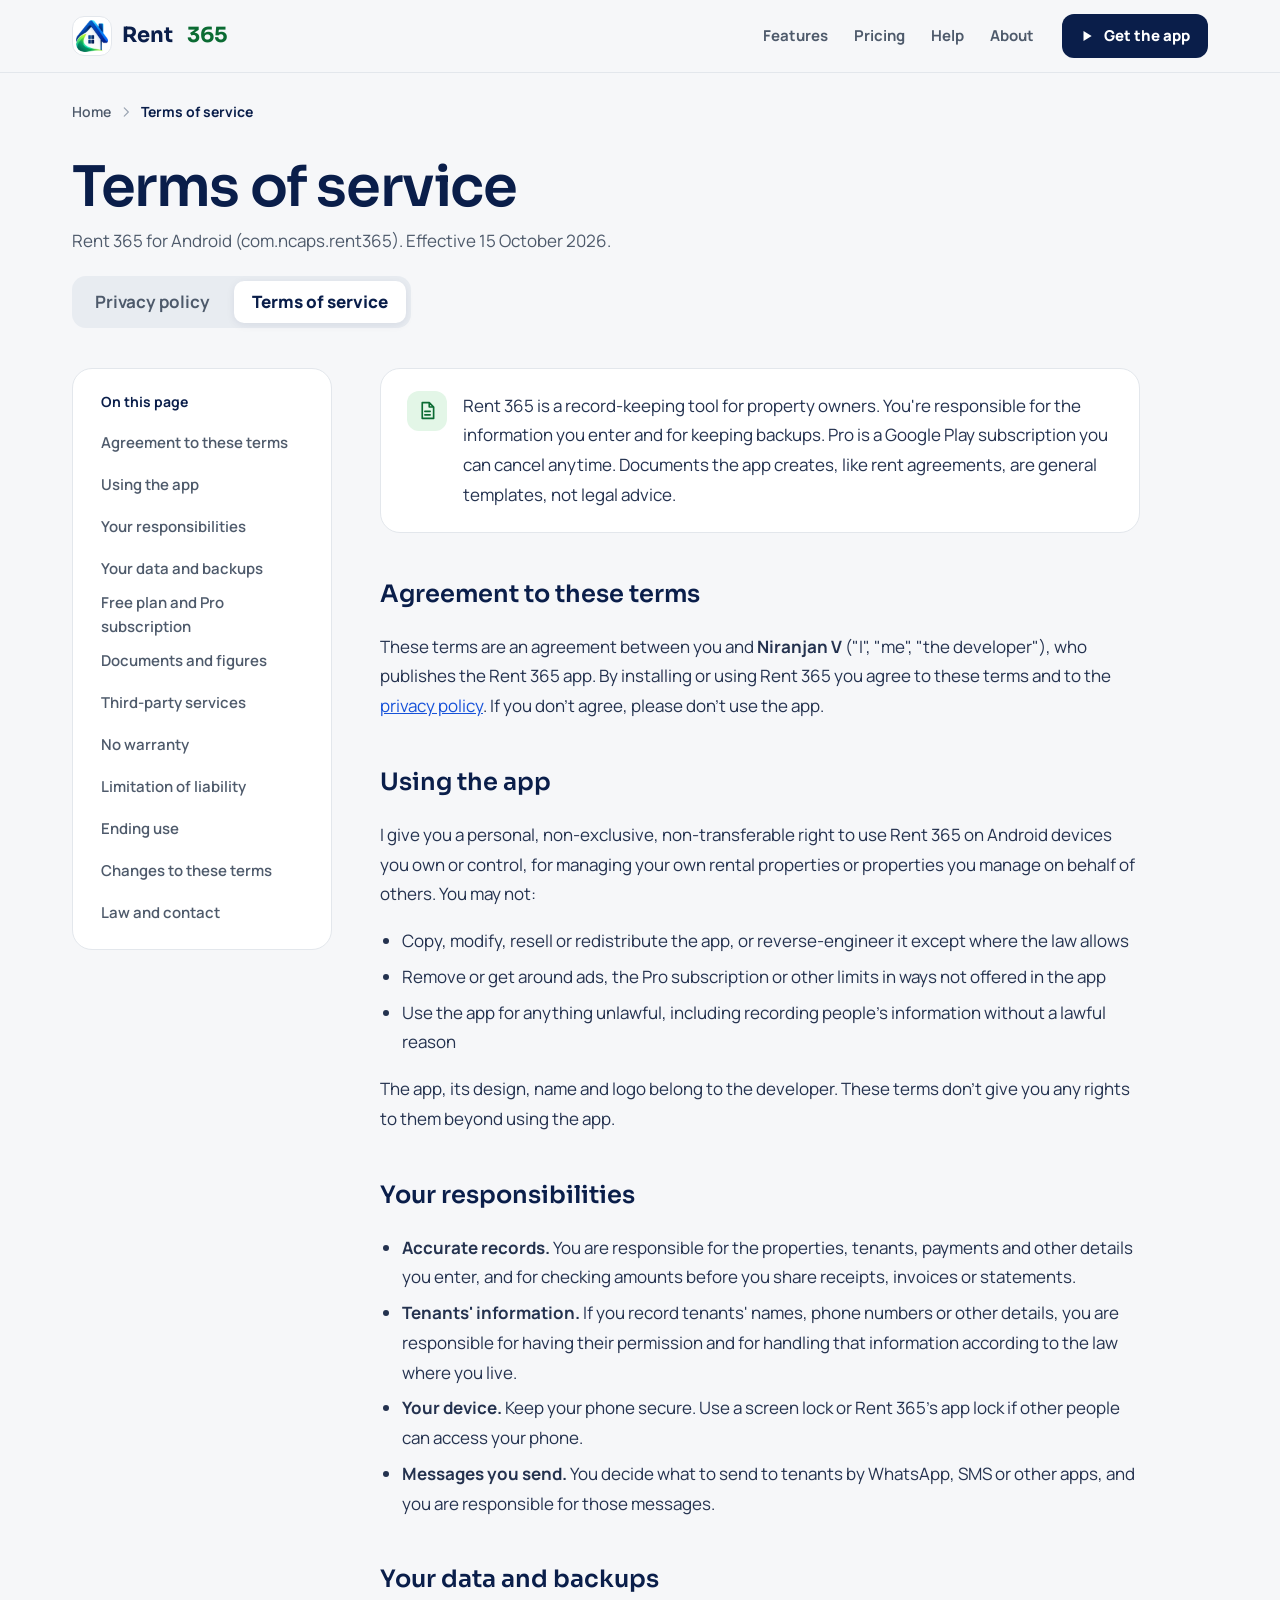
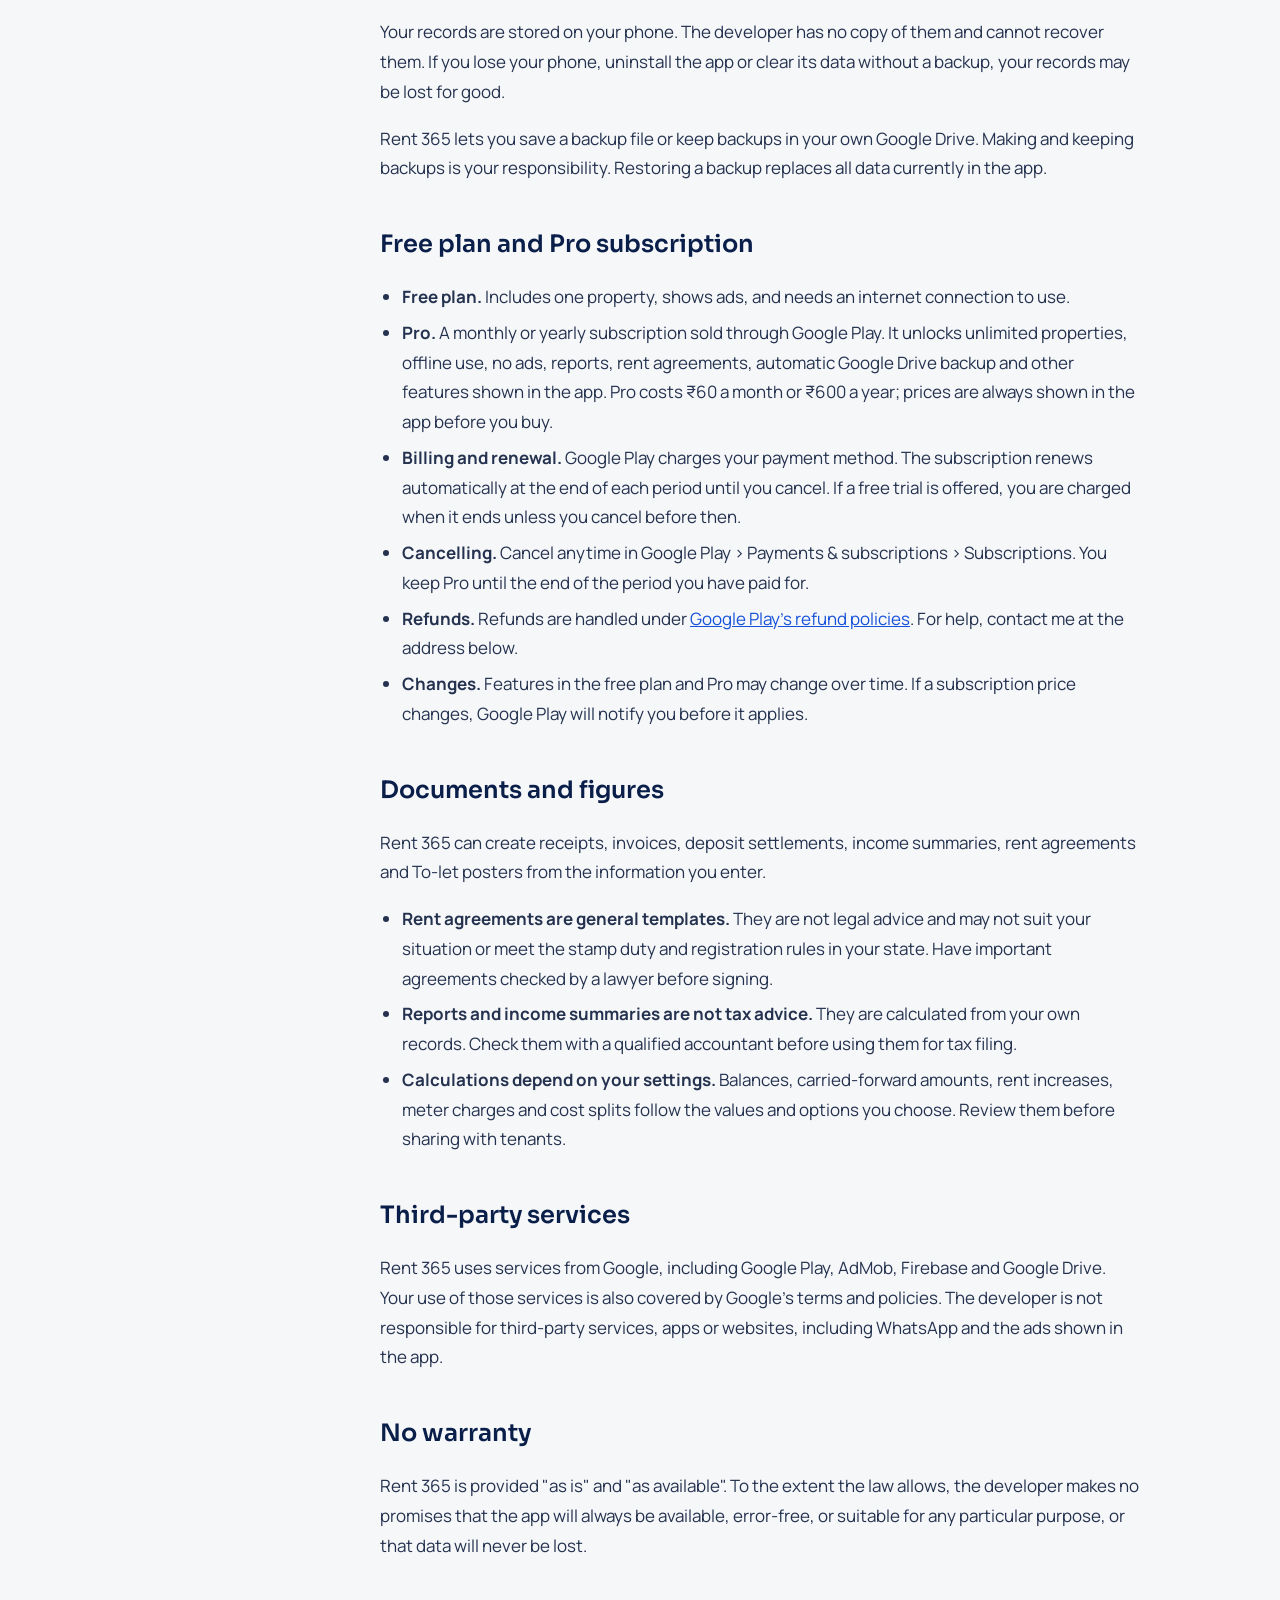
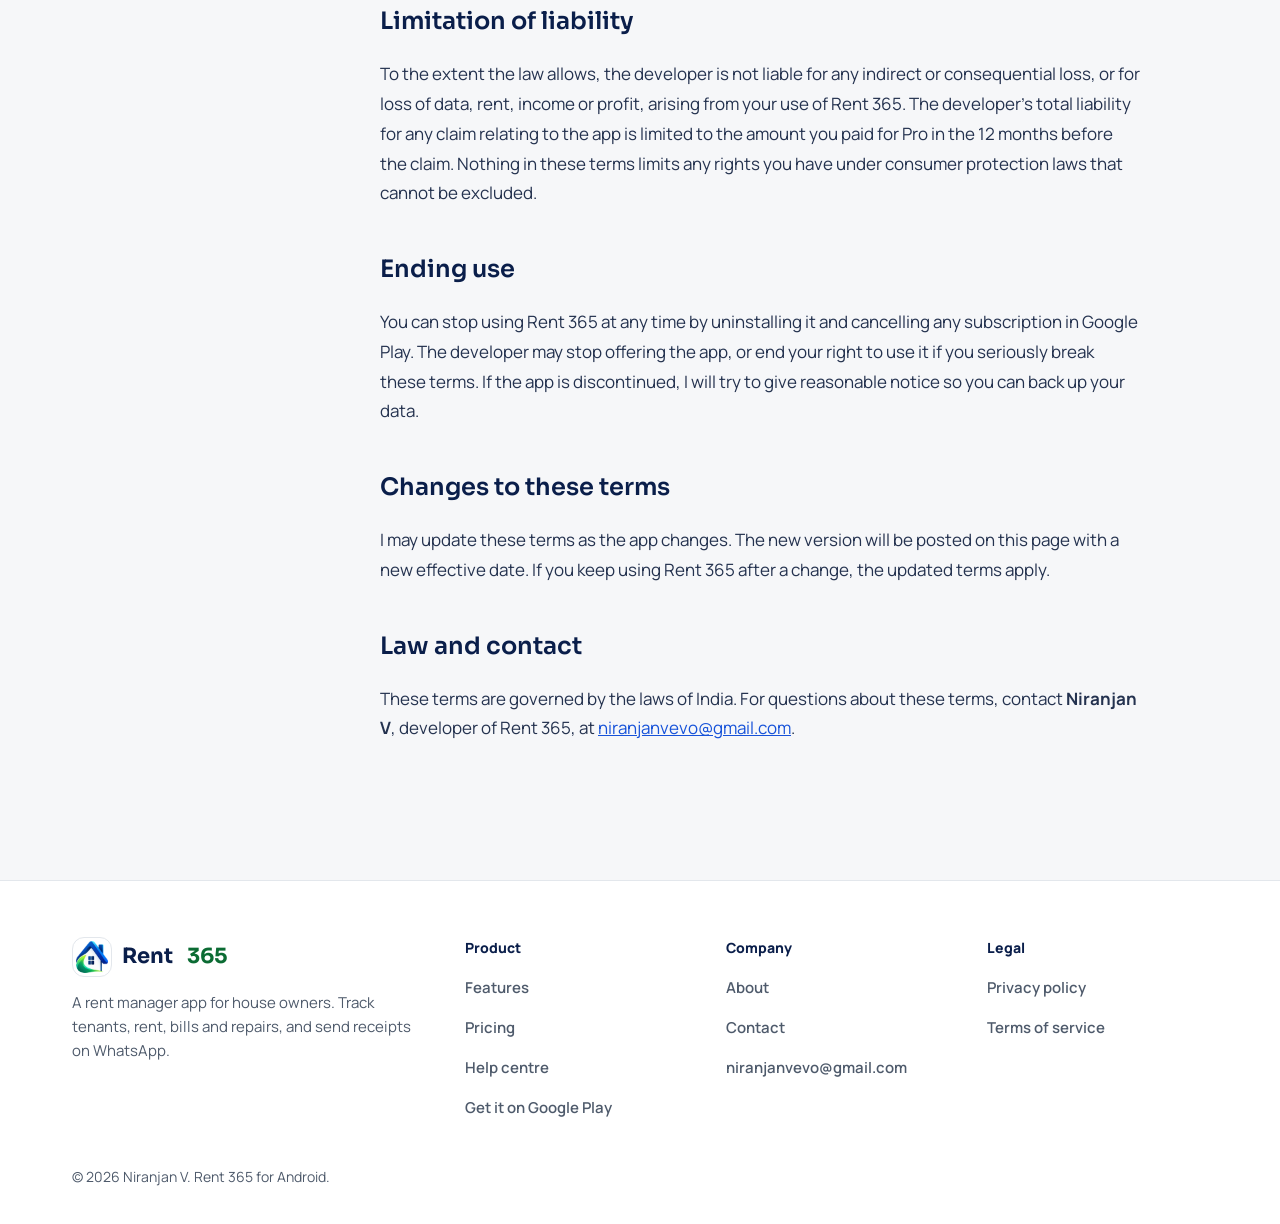
<file: terms.html>
<!doctype html>
<html lang="en-IN">
<head>
<meta charset="utf-8">
<meta name="viewport" content="width=device-width, initial-scale=1">
<title>Terms of service – Rent 365</title>
<meta name="description" content="The terms for using Rent 365, including the free plan and Pro at ₹60 a month or ₹600 a year.">
<meta name="robots" content="index, follow, max-image-preview:large">
<link rel="canonical" href="https://SITE_URL/terms">
<meta name="theme-color" content="#F6F7F9">
<link rel="icon" href="/favicon.png" type="image/png">
<link rel="apple-touch-icon" href="/apple-touch-icon.png">
<link rel="preload" href="/fonts/sora.woff2" as="font" type="font/woff2" crossorigin>
<link rel="preload" href="/fonts/manrope.woff2" as="font" type="font/woff2" crossorigin>

<meta property="og:type" content="website">
<meta property="og:site_name" content="Rent 365">
<meta property="og:title" content="Terms of service – Rent 365">
<meta property="og:description" content="The terms for using Rent 365, including the free plan and Pro at ₹60 a month or ₹600 a year.">
<meta property="og:url" content="https://SITE_URL/terms">
<meta property="og:image" content="https://SITE_URL/img/og-image.jpg">
<meta property="og:image:width" content="1200">
<meta property="og:image:height" content="630">
<meta property="og:locale" content="en_IN">
<meta name="twitter:card" content="summary_large_image">
<style>@font-face{font-family:Sora;src:url(/fonts/sora.woff2) format("woff2");font-weight:100 900;font-display:swap}@font-face{font-family:Manrope;src:url(/fonts/manrope.woff2) format("woff2");font-weight:200 800;font-display:swap}:root{--navy:#0A1E4A;--blue:#1652D9;--green:#0B6B33;--lime:#3BC85A;--ground:#F6F7F9;--line:#E3E7EC;--muted:#4E5A6B;--display:Sora,"Segoe UI",system-ui,sans-serif;--body:Manrope,"Segoe UI",system-ui,sans-serif}*,*::before,*::after{box-sizing:border-box}html{scroll-behavior:smooth;-webkit-text-size-adjust:100%}body{margin:0;background:var(--ground);color:var(--navy);font-family:var(--body);font-size:17px;line-height:1.6;-webkit-font-smoothing:antialiased}img{max-width:100%;height:auto;display:block}a{color:var(--blue)}a:hover{color:#0F3FA8}:focus-visible{outline:3px solid var(--blue);outline-offset:3px;border-radius:6px}h1,h2,h3{font-family:var(--display);font-weight:600;color:var(--navy);margin:0}.wrap{max-width:1200px;margin:0 auto;padding:0 32px}.skip{position:absolute;left:-999px;top:8px;background:#fff;padding:10px 16px;border-radius:10px;z-index:99}.skip:focus{left:16px}.muted{color:var(--muted)}/* header */.hdr{position:sticky;top:0;z-index:20;background:rgba(246,247,249,.92);backdrop-filter:blur(12px);-webkit-backdrop-filter:blur(12px);border-bottom:1px solid var(--line)}.hdr .wrap{height:72px;display:flex;align-items:center;gap:28px}.brand{display:flex;align-items:center;gap:10px;text-decoration:none;color:var(--navy);font-family:var(--display);font-weight:700;font-size:21px}.brand img{width:40px;height:40px;border-radius:12px;background:#fff;border:1px solid var(--line);padding:3px}.brand em{font-style:normal;color:var(--green)}.nav{display:flex;gap:26px;margin-left:auto}.nav a{color:var(--muted);text-decoration:none;font-weight:700;font-size:15px;min-height:44px;display:inline-flex;align-items:center}.nav a:hover,.nav a[aria-current=page]{color:var(--navy)}.btn{display:inline-flex;align-items:center;gap:10px;min-height:48px;padding:0 22px;border-radius:14px;font-weight:800;font-size:16px;text-decoration:none;background:var(--navy);color:#fff;transition:transform .18s ease,background-color .2s ease;box-shadow:0 12px 30px rgba(10,30,74,.2)}.btn:hover{color:#fff;background:#13306B;transform:translateY(-2px)}.btn.lg{min-height:56px;padding:0 26px;font-size:17px;border-radius:16px}.btn.sm{min-height:44px;padding:0 18px;font-size:15px;border-radius:12px;box-shadow:none}.btn.light{background:#fff;color:var(--navy)}.btn.light:hover{background:#EEF2F8;color:var(--navy)}.hdr .btn.sm{margin-left:0}.mnav{display:none;margin-left:auto}.mnav summary{list-style:none;width:44px;height:44px;border-radius:12px;border:1px solid var(--line);background:#fff;display:flex;align-items:center;justify-content:center;cursor:pointer}.mnav summary::-webkit-details-marker{display:none}.mnav[open] .i-menu,.mnav:not([open]) .i-close{display:none}.mnav nav{position:absolute;left:12px;right:12px;top:68px;background:#fff;border:1px solid var(--line);border-radius:18px;padding:10px;box-shadow:0 20px 50px rgba(10,30,74,.15);display:flex;flex-direction:column}.mnav nav a{padding:12px 14px;border-radius:12px;color:var(--navy);text-decoration:none;font-weight:700;min-height:48px}.mnav nav a:hover{background:var(--ground)}/* breadcrumb */.crumbs ol{list-style:none;margin:0;padding:28px 0 0;display:flex;flex-wrap:wrap;gap:8px;font-size:14px}.crumbs li{display:flex;align-items:center;gap:8px}.crumbs a{color:var(--muted);text-decoration:none;font-weight:600}.crumbs a:hover{color:var(--navy)}.crumbs svg{color:#9AA4B2}.crumbs [aria-current]{font-weight:700}/* type */.h-hero{font-size:clamp(48px,7vw,96px);line-height:.98;letter-spacing:-.03em}.h-page{font-size:clamp(40px,5.4vw,72px);line-height:1.02;letter-spacing:-.025em}.h-sec{font-size:clamp(30px,3.4vw,44px);line-height:1.1;letter-spacing:-.02em}.lead{font-size:clamp(17px,1.6vw,20px);line-height:1.6;color:var(--muted)}.sec{margin-top:clamp(72px,9vw,120px)}.more{display:inline-flex;align-items:center;gap:6px;margin-top:18px;font-weight:800;min-height:44px}/* hero */.hero{padding-top:72px;text-align:center;display:flex;flex-direction:column;align-items:center}.pill{display:inline-flex;align-items:center;gap:8px;padding:8px 16px;border-radius:99px;background:#fff;border:1px solid var(--line);color:var(--navy);text-decoration:none;font-weight:700;font-size:14px;min-height:40px}.pill i{width:8px;height:8px;border-radius:50%;background:var(--lime)}.hero h1{margin-top:28px}.hero h1 span{color:var(--blue)}.hero .lead{margin:24px 0 0;max-width:640px}.cta{margin-top:34px;display:flex;flex-wrap:wrap;gap:14px 24px;align-items:center;justify-content:center}.cta .link{font-weight:800;color:var(--navy);text-underline-offset:5px;min-height:44px;display:inline-flex;align-items:center}.note{margin:16px 0 0;font-size:14px;color:var(--muted);font-weight:600}/* month strip */.month{margin-top:56px;background:#fff;border:1px solid var(--line);border-radius:28px;padding:24px 24px 28px;box-shadow:0 30px 70px rgba(10,30,74,.08)}.month-top{display:flex;flex-wrap:wrap;align-items:center;gap:16px 28px;margin-bottom:18px}.month-top .lbl{font-size:13px;color:var(--muted);font-weight:700}.month-top .tot{font-family:var(--display);font-size:28px;font-weight:600}.month-top .tot span{font-family:var(--body);font-size:15px;color:var(--muted);font-weight:600}.bar{flex:1;min-width:200px;height:10px;border-radius:99px;background:#EEF1F4;overflow:hidden}.bar i{display:block;width:75%;height:100%;border-radius:99px;background:var(--lime);transform-origin:left;animation:fill 1.6s cubic-bezier(.2,.8,.2,1) .6s both}.legend{display:flex;gap:14px;font-size:13px;font-weight:700;color:var(--muted)}.legend span{display:flex;align-items:center;gap:6px}.legend b{width:10px;height:10px;border-radius:3px}.strip{overflow-x:auto;-webkit-overflow-scrolling:touch}.strip-in{min-width:980px;position:relative}.days{display:grid;grid-template-columns:repeat(31,minmax(0,1fr));background:#F7F8FA;border-radius:12px;list-style:none;margin:0;padding:0}.days li{text-align:center;font-size:12px;font-weight:600;color:#6B7686;padding:8px 0;border-left:1px solid var(--line)}.days li:first-child{border-left:0}.days li.on{font-weight:800;color:var(--navy)}.chips{display:grid;grid-template-columns:repeat(31,minmax(0,1fr));grid-template-rows:repeat(3,auto);gap:10px 6px;margin-top:14px;list-style:none;padding:0}.chip{grid-column:var(--d) / span 6;grid-row:var(--r);background:#fff;border:1px solid var(--line);border-radius:14px;padding:8px 10px;display:flex;align-items:center;gap:8px;box-shadow:0 8px 20px rgba(10,30,74,.08);min-width:0;animation:drop .7s cubic-bezier(.2,.9,.2,1) both;animation-delay:var(--t)}.chip .av{width:30px;height:30px;border-radius:10px;display:flex;align-items:center;justify-content:center;font-size:11px;font-weight:800;flex:none}.chip .who{min-width:0;flex:1;font-size:12px;color:var(--muted)}.chip .who b{display:block;font-size:13px;color:var(--navy);white-space:nowrap;overflow:hidden;text-overflow:ellipsis}.st{padding:3px 8px;border-radius:99px;font-size:11px;font-weight:800;white-space:nowrap}.paid{background:#E3F6E7;color:var(--green)}.due{background:#FDF1DC;color:#8A4F00}.late{background:#FDE7E5;color:#A61B12}.today{--x:calc(100% / 31 * 14.5);position:absolute;top:0;bottom:0;left:var(--x);width:2px;background:var(--blue);animation:sweep 2.2s cubic-bezier(.4,0,.2,1) .4s both}.today span{position:absolute;top:-10px;left:-24px;width:50px;padding:3px 0;border-radius:99px;background:var(--blue);color:#fff;font-size:11px;font-weight:800;text-align:center}/* steps */.steps{list-style:none;margin:48px 0 0;padding:0;display:grid;grid-template-columns:repeat(3,minmax(0,1fr));gap:40px}.steps li{display:flex;flex-direction:column;gap:12px;padding-top:22px;border-top:2px solid var(--navy)}.steps .n{display:flex;align-items:center;gap:12px;font-family:var(--display);font-weight:700;font-size:15px;color:var(--blue)}.steps h3{font-size:22px}.steps p{margin:0;color:var(--muted)}/* features */.feat{display:grid;grid-template-columns:repeat(2,minmax(0,1fr));gap:64px;align-items:center}.feat.flip .media{order:-1}.feat h2{font-size:clamp(30px,3.2vw,40px);line-height:1.1;letter-spacing:-.02em}.feat p{margin:18px 0 0;color:var(--muted);font-size:18px;max-width:480px}.ticks{list-style:none;margin:20px 0 0;padding:0;display:flex;flex-direction:column;gap:10px}.ticks li{display:flex;gap:10px;align-items:flex-start}.ticks svg{color:var(--green);flex:none;margin-top:3px}.media{border-radius:32px;min-height:460px;display:flex;align-items:center;justify-content:center;padding:40px 24px;overflow:hidden}.media .ph{display:flex;align-items:flex-end;animation:float 7s ease-in-out infinite}.media img{width:250px;filter:drop-shadow(0 30px 50px rgba(10,30,74,.22))}.media img+img{margin-left:-40px}.t-green{background:#E3F6E7}.t-blue{background:#E9EFFD}.t-amber{background:#FDF1DC}.t-grey{background:#EEF1F6}/* list grid */.extras{list-style:none;margin:36px 0 0;padding:0;display:grid;grid-template-columns:repeat(4,minmax(0,1fr));gap:0 36px}.extras li{display:flex;flex-direction:column;gap:8px;padding:22px 0;border-top:1px solid var(--line)}.extras svg{color:var(--blue)}.extras b{font-size:17px}.extras span{font-size:15px;color:var(--muted);line-height:1.55}.pro{padding:2px 8px;border-radius:99px;background:var(--navy);color:#fff;font-size:11px;font-weight:800;vertical-align:middle;margin-left:4px}/* band */.band{background:var(--navy);color:#fff;border-radius:36px;padding:64px;display:grid;grid-template-columns:repeat(2,minmax(0,1fr));gap:48px;align-items:center}.band h2{color:#fff;font-size:clamp(28px,3.2vw,40px);line-height:1.1}.band p{color:#C3CCDA;font-size:18px;margin:18px 0 0}.band a{color:#fff;font-weight:800}.band ul{list-style:none;margin:0;padding:0;display:flex;flex-direction:column;gap:22px}.band li{display:flex;gap:14px}.band li>span:first-child{width:44px;height:44px;border-radius:14px;background:#13306B;color:#7EE08A;display:flex;align-items:center;justify-content:center;flex:none}.band li b{display:block;font-size:17px}.band li small{color:#C3CCDA;font-size:16px}/* plans */.plans{display:grid;grid-template-columns:repeat(2,minmax(0,1fr));gap:24px;margin-top:36px}.plan{background:#fff;border:1px solid var(--line);border-radius:26px;padding:32px;display:flex;flex-direction:column;gap:16px}.plan.pro-plan{border:2px solid var(--blue)}.plan-top{display:flex;justify-content:space-between;align-items:center;gap:12px}.plan h3{font-size:24px}.badge{padding:5px 12px;border-radius:99px;background:#E7EEFF;color:#1243B8;font-size:13px;font-weight:800}.price{font-family:var(--display);font-size:38px;font-weight:600}.price span{font-family:var(--body);font-size:15px;color:var(--muted);font-weight:600}/* faq */.faq details{border-top:1px solid var(--line);padding:18px 0}.faq summary{display:flex;justify-content:space-between;gap:20px;font-size:18px;font-weight:700;min-height:44px;align-items:center;cursor:pointer;list-style:none}.faq summary::-webkit-details-marker{display:none}.faq summary span{width:36px;height:36px;border-radius:50%;background:#fff;border:1px solid var(--line);display:flex;align-items:center;justify-content:center;flex:none;font-size:22px;transition:transform .25s ease}.faq details[open] summary span{transform:rotate(45deg)}.faq p{margin:12px 0 0;color:var(--muted);max-width:760px}/* final cta */.final{text-align:center;display:flex;flex-direction:column;align-items:center;gap:22px;margin-bottom:96px}.final h2{font-size:clamp(36px,5vw,64px);line-height:1.02;letter-spacing:-.03em}/* features page */.jump{display:flex;flex-wrap:wrap;gap:10px;margin-top:30px}.jump a,.chipl{display:inline-flex;align-items:center;gap:8px;min-height:44px;padding:0 18px;border-radius:99px;background:#fff;border:1px solid var(--line);color:var(--navy);text-decoration:none;font-weight:700;font-size:15px}.group{display:grid;grid-template-columns:minmax(0,1.15fr) minmax(0,.85fr);gap:56px;align-items:center;scroll-margin-top:96px}.group.flip .media{order:-1}.group .media{min-height:560px}.items{list-style:none;margin:20px 0 0;padding:0}.items li{display:flex;gap:16px;padding:22px 0;border-top:1px solid var(--line)}.items .ib{width:46px;height:46px;border-radius:14px;background:#fff;border:1px solid var(--line);color:var(--blue);display:flex;align-items:center;justify-content:center;flex:none}.items b{display:block;font-size:18px}.items span span{display:block;margin-top:4px;color:var(--muted)}/* table */.tbl{overflow-x:auto;background:#fff;border:1px solid var(--line);border-radius:22px}table{width:100%;min-width:560px;border-collapse:collapse;font-size:16px}th,td{padding:14px 20px;border-top:1px solid var(--line)}thead th{border-top:0;font-size:14px;color:var(--muted);text-align:center}thead th:first-child{text-align:left}tbody th{text-align:left;font-weight:600}td{text-align:center;font-weight:700;width:160px}td.p,thead th.p{background:#F5F8FF}thead th.p{color:var(--blue)}.yes{color:var(--green)}.no{color:#9AA4B2}.sr{position:absolute;width:1px;height:1px;overflow:hidden;clip:rect(0 0 0 0);white-space:nowrap}/* help */.search{display:flex;align-items:center;gap:12px;height:60px;padding:0 20px;background:#fff;border:1.5px solid var(--line);border-radius:18px;color:var(--muted)}.search input{border:0;outline:0;flex:1;font:inherit;font-size:17px;color:var(--navy);background:transparent;min-width:0}.hgroup{background:#fff;border:1px solid var(--line);border-radius:24px;padding:28px 28px 10px;scroll-margin-top:96px}.hgroup h2{display:flex;align-items:center;gap:12px;font-size:24px;margin-bottom:6px}.hgroup h2 span{width:42px;height:42px;border-radius:13px;background:#E7EEFF;color:var(--blue);display:flex;align-items:center;justify-content:center}.stack{display:flex;flex-direction:column;gap:24px}.navycard{background:var(--navy);color:#fff;border-radius:26px;padding:36px;display:flex;flex-wrap:wrap;gap:20px;align-items:center;justify-content:space-between}.navycard h2{color:#fff;font-size:28px}.navycard p{margin:8px 0 0;color:#C3CCDA}/* about */.principles{list-style:none;margin:36px 0 0;padding:0;display:grid;grid-template-columns:repeat(3,minmax(0,1fr));gap:40px}.principles li{display:flex;flex-direction:column;gap:10px;padding-top:22px;border-top:2px solid var(--navy)}.principles svg{color:var(--blue)}.principles h3{font-size:21px}.principles p{margin:0;color:var(--muted)}.cards{display:grid;grid-template-columns:repeat(2,minmax(0,1fr));gap:18px;margin-top:24px;max-width:900px}.card{background:#fff;border:1px solid var(--line);border-radius:22px;padding:26px;display:flex;flex-direction:column;gap:12px}.card .ib{width:44px;height:44px;border-radius:14px;background:#E7EEFF;color:var(--blue);display:flex;align-items:center;justify-content:center}.card h3{font-size:20px}.card p{margin:0;color:var(--muted);font-size:15.5px}.card a{margin-top:auto;font-weight:800;min-height:44px;display:inline-flex;align-items:center}.about-top{display:grid;grid-template-columns:minmax(0,1.3fr) minmax(0,.7fr);gap:56px;align-items:center;padding-top:36px}/* legal */.tabs{display:inline-flex;gap:6px;padding:5px;background:#E8ECF1;border-radius:14px;margin-top:22px}.tabs a{display:inline-flex;align-items:center;min-height:42px;padding:0 18px;border-radius:10px;color:var(--muted);text-decoration:none;font-weight:700}.tabs a[aria-current]{background:#fff;color:var(--navy);font-weight:800;box-shadow:0 2px 8px rgba(10,30,74,.08)}.legal{display:flex;flex-wrap:wrap;gap:48px;margin-top:40px;align-items:flex-start}.toc{flex:0 1 260px;min-width:220px;background:#fff;border:1px solid var(--line);border-radius:20px;padding:16px}.toc b{display:block;font-size:14px;padding:6px 12px 10px}.toc ol{list-style:none;margin:0;padding:0;display:flex;flex-direction:column;gap:2px}.toc a{display:flex;align-items:center;min-height:40px;padding:0 12px;border-radius:10px;color:var(--muted);text-decoration:none;font-weight:600;font-size:15px}.toc a:hover{background:var(--ground);color:var(--navy)}.doc{flex:999 1 560px;min-width:0;max-width:760px;color:#24324F;font-size:17px;line-height:1.75}.doc h2{font-size:24px;margin:40px 0 12px;scroll-margin-top:96px}.doc ul,.doc ol{padding-left:22px}.doc li{margin:6px 0}.doc table{min-width:0;font-size:15.5px;background:#fff;border:1px solid var(--line);border-radius:12px;overflow:hidden;margin:14px 0}.doc td,.doc th{text-align:left;width:auto;font-weight:500;vertical-align:top}.doc thead th{font-weight:800;color:var(--navy);text-align:left}.summary{background:#fff;border:1px solid var(--line);border-radius:20px;padding:22px 26px;display:flex;gap:16px;align-items:flex-start}.summary span{width:40px;height:40px;border-radius:12px;background:#E3F6E7;color:var(--green);display:flex;align-items:center;justify-content:center;flex:none}.summary p{margin:0}/* footer */.ftr{border-top:1px solid var(--line);background:#fff;margin-top:24px}.ftr .grid{padding-top:56px;padding-bottom:40px;display:grid;grid-template-columns:minmax(0,1.6fr) repeat(3,minmax(0,1fr));gap:40px}.ftr p{margin:14px 0 0;color:var(--muted);font-size:15px;max-width:340px}.ftr h2{font-family:var(--body);font-size:14px;font-weight:800;margin-bottom:10px}.ftr ul{list-style:none;margin:0;padding:0;display:flex;flex-direction:column;gap:4px}.ftr ul a{color:var(--muted);text-decoration:none;font-weight:600;font-size:15px;min-height:36px;display:inline-flex;align-items:center}.ftr ul a:hover{color:var(--navy)}.ftr .copy{padding-bottom:36px;color:var(--muted);font-size:14px}/* motion */@keyframes rise{from{opacity:0;transform:translateY(22px)}to{opacity:1;transform:none}}@keyframes drop{0%{opacity:0;transform:translateY(-26px) scale(.92)}70%{opacity:1;transform:translateY(3px) scale(1.02)}100%{opacity:1;transform:none}}@keyframes sweep{from{left:0}to{left:var(--x)}}@keyframes fill{from{transform:scaleX(0)}to{transform:scaleX(1)}}@keyframes float{0%,100%{transform:translateY(0)}50%{transform:translateY(-10px)}}.r{animation:rise .8s cubic-bezier(.2,.8,.2,1) both}.d1{animation-delay:.08s}.d2{animation-delay:.16s}.d3{animation-delay:.24s}.d4{animation-delay:.32s}.js .reveal{opacity:0;transform:translateY(28px);transition:opacity .8s cubic-bezier(.2,.8,.2,1),transform .8s cubic-bezier(.2,.8,.2,1)}.js .reveal.in{opacity:1;transform:none}@media (max-width:900px){.nav,.hdr .btn.sm.desk{display:none}.mnav{display:block}.steps,.feat,.extras,.band,.plans,.group,.principles,.cards,.about-top,.ftr .grid{grid-template-columns:minmax(0,1fr)}.feat.flip .media,.group.flip .media{order:0}.extras{gap:0}.band{padding:36px 24px}.wrap{padding:0 20px}.media,.group .media{min-height:360px}.media img{width:180px}.media img+img{margin-left:-30px}.hide-m{display:none}.hero{padding-top:40px}}@media (prefers-reduced-motion:reduce){html{scroll-behavior:auto}*,*::before,*::after{animation:none!important;transition:none!important}.js .reveal{opacity:1;transform:none}}</style>
<script>document.documentElement.classList.add("js")</script>
<script type="application/ld+json">{"@context":"https://schema.org","@graph":[{"@type":"Organization","@id":"https://SITE_URL/#org","name":"Rent 365","url":"https://SITE_URL/","logo":"https://SITE_URL/img/logo-512.png","email":"niranjanvevo@gmail.com","founder":{"@type":"Person","name":"Niranjan V"},"contactPoint":{"@type":"ContactPoint","contactType":"customer support","email":"niranjanvevo@gmail.com","availableLanguage":["English"]},"sameAs":["https://play.google.com/store/apps/details?id=com.ncaps.rent365"]},{"@type":"WebPage","name":"Terms of service","url":"https://SITE_URL/terms","dateModified":"2026-10-15"},{"@type":"BreadcrumbList","itemListElement":[{"@type":"ListItem","position":1,"name":"Home","item":"https://SITE_URL/"},{"@type":"ListItem","position":2,"name":"Terms of service","item":"https://SITE_URL/terms"}]}]}</script>
</head>
<body>
<a class="skip" href="#main">Skip to content</a>
<header class="hdr">
 <div class="wrap">
  <a class="brand" href="/" aria-label="Rent 365 home"><img src="/img/logo.webp" alt="" width="40" height="40">Rent&nbsp;<em>365</em></a>
  <nav class="nav" aria-label="Main"><a href="/features">Features</a><a href="/pricing">Pricing</a><a href="/help">Help</a><a href="/about">About</a></nav>
  <a class="btn sm desk" href="https://play.google.com/store/apps/details?id=com.ncaps.rent365"><svg aria-hidden="true" width="14" height="14" viewBox="0 0 24 24" fill="none" stroke="currentColor" stroke-width="1.9" stroke-linecap="round" stroke-linejoin="round"><path d="M6 3.5v17l14-8.5z" fill="currentColor" stroke="none"/></svg> Get the app</a>
  <details class="mnav"><summary aria-label="Menu"><span class="i-menu"><svg aria-hidden="true" width="22" height="22" viewBox="0 0 24 24" fill="none" stroke="currentColor" stroke-width="1.9" stroke-linecap="round" stroke-linejoin="round"><path d="M4 7h16M4 12h16M4 17h16"/></svg></span><span class="i-close"><svg aria-hidden="true" width="22" height="22" viewBox="0 0 24 24" fill="none" stroke="currentColor" stroke-width="1.9" stroke-linecap="round" stroke-linejoin="round"><path d="M6 6l12 12M18 6L6 18"/></svg></span></summary><nav aria-label="Mobile"><a href="/">Home</a><a href="/features">Features</a><a href="/pricing">Pricing</a><a href="/help">Help</a><a href="/about">About</a><a href="/privacy">Privacy policy</a><a href="/terms">Terms of service</a><a href="https://play.google.com/store/apps/details?id=com.ncaps.rent365">Get the app on Google Play</a></nav></details>
 </div>
</header>
<nav class="crumbs wrap" aria-label="Breadcrumb"><ol><li><a href="/">Home</a><svg aria-hidden="true" width="14" height="14" viewBox="0 0 24 24" fill="none" stroke="currentColor" stroke-width="2" stroke-linecap="round" stroke-linejoin="round"><path d="M9 5l7 7-7 7"/></svg></li><li><span aria-current="page">Terms of service</span></li></ol></nav>
<main id="main">

<section class="wrap" style="padding-top:36px;padding-bottom:96px">
 <h1 class="h-page r d1" style="font-size:clamp(38px,4.6vw,56px)">Terms of service</h1>
 <p class="muted r d1" style="margin:10px 0 0">Rent 365 for Android (com.ncaps.rent365). Effective 15 October 2026.</p>
 <nav class="tabs r d2" aria-label="Legal documents"><a href="/privacy">Privacy policy</a><a href="/terms" aria-current="page">Terms of service</a></nav>
 <div class="legal">
  <aside class="toc" aria-label="On this page"><b>On this page</b><ol><li><a href="#agreement">Agreement to these terms</a></li><li><a href="#use">Using the app</a></li><li><a href="#responsibilities">Your responsibilities</a></li><li><a href="#data">Your data and backups</a></li><li><a href="#plans">Free plan and Pro subscription</a></li><li><a href="#documents">Documents and figures</a></li><li><a href="#third-party">Third-party services</a></li><li><a href="#warranty">No warranty</a></li><li><a href="#liability">Limitation of liability</a></li><li><a href="#ending">Ending use</a></li><li><a href="#changes">Changes to these terms</a></li><li><a href="#contact">Law and contact</a></li></ol></aside>
  <article class="doc">
   <div class="summary"><span><svg aria-hidden="true" width="21" height="21" viewBox="0 0 24 24" fill="none" stroke="currentColor" stroke-width="1.9" stroke-linecap="round" stroke-linejoin="round"><path d="M6 3h8l5 5v13H6zM14 3v5h5M9 13h6M9 17h6"/></svg></span><p>Rent 365 is a record-keeping tool for property owners. You're responsible for the information you enter and for keeping backups. Pro is a Google Play subscription you can cancel anytime. Documents the app creates, like rent agreements, are general templates, not legal advice.</p></div>
   <h2 id="agreement">Agreement to these terms</h2>
    <p>These terms are an agreement between you and <strong>Niranjan V</strong> ("I", "me", "the developer"), who publishes the Rent 365 app. By installing or using Rent 365 you agree to these terms and to the <a href="/privacy">privacy policy</a>. If you don't agree, please don't use the app.</p>

    <h2 id="use">Using the app</h2>
    <p>I give you a personal, non-exclusive, non-transferable right to use Rent 365 on Android devices you own or control, for managing your own rental properties or properties you manage on behalf of others. You may not:</p>
    <ul>
      <li>Copy, modify, resell or redistribute the app, or reverse-engineer it except where the law allows</li>
      <li>Remove or get around ads, the Pro subscription or other limits in ways not offered in the app</li>
      <li>Use the app for anything unlawful, including recording people's information without a lawful reason</li>
    </ul>
    <p>The app, its design, name and logo belong to the developer. These terms don't give you any rights to them beyond using the app.</p>

    <h2 id="responsibilities">Your responsibilities</h2>
    <ul>
      <li><strong>Accurate records.</strong> You are responsible for the properties, tenants, payments and other details you enter, and for checking amounts before you share receipts, invoices or statements.</li>
      <li><strong>Tenants' information.</strong> If you record tenants' names, phone numbers or other details, you are responsible for having their permission and for handling that information according to the law where you live.</li>
      <li><strong>Your device.</strong> Keep your phone secure. Use a screen lock or Rent 365's app lock if other people can access your phone.</li>
      <li><strong>Messages you send.</strong> You decide what to send to tenants by WhatsApp, SMS or other apps, and you are responsible for those messages.</li>
    </ul>

    <h2 id="data">Your data and backups</h2>
    <p>Your records are stored on your phone. The developer has no copy of them and cannot recover them. If you lose your phone, uninstall the app or clear its data without a backup, your records may be lost for good.</p>
    <p>Rent 365 lets you save a backup file or keep backups in your own Google Drive. Making and keeping backups is your responsibility. Restoring a backup replaces all data currently in the app.</p>

    <h2 id="plans">Free plan and Pro subscription</h2>
    <ul>
      <li><strong>Free plan.</strong> Includes one property, shows ads, and needs an internet connection to use.</li>
      <li><strong>Pro.</strong> A monthly or yearly subscription sold through Google Play. It unlocks unlimited properties, offline use, no ads, reports, rent agreements, automatic Google Drive backup and other features shown in the app. Pro costs ₹60 a month or ₹600 a year; prices are always shown in the app before you buy.</li>
      <li><strong>Billing and renewal.</strong> Google Play charges your payment method. The subscription renews automatically at the end of each period until you cancel. If a free trial is offered, you are charged when it ends unless you cancel before then.</li>
      <li><strong>Cancelling.</strong> Cancel anytime in Google Play › Payments &amp; subscriptions › Subscriptions. You keep Pro until the end of the period you have paid for.</li>
      <li><strong>Refunds.</strong> Refunds are handled under <a href="https://support.google.com/googleplay/answer/2479637">Google Play's refund policies</a>. For help, contact me at the address below.</li>
      <li><strong>Changes.</strong> Features in the free plan and Pro may change over time. If a subscription price changes, Google Play will notify you before it applies.</li>
    </ul>

    <h2 id="documents">Documents and figures</h2>
    <p>Rent 365 can create receipts, invoices, deposit settlements, income summaries, rent agreements and To-let posters from the information you enter.</p>
    <ul>
      <li><strong>Rent agreements are general templates.</strong> They are not legal advice and may not suit your situation or meet the stamp duty and registration rules in your state. Have important agreements checked by a lawyer before signing.</li>
      <li><strong>Reports and income summaries are not tax advice.</strong> They are calculated from your own records. Check them with a qualified accountant before using them for tax filing.</li>
      <li><strong>Calculations depend on your settings.</strong> Balances, carried-forward amounts, rent increases, meter charges and cost splits follow the values and options you choose. Review them before sharing with tenants.</li>
    </ul>

    <h2 id="third-party">Third-party services</h2>
    <p>Rent 365 uses services from Google, including Google Play, AdMob, Firebase and Google Drive. Your use of those services is also covered by Google's terms and policies. The developer is not responsible for third-party services, apps or websites, including WhatsApp and the ads shown in the app.</p>

    <h2 id="warranty">No warranty</h2>
    <p>Rent 365 is provided "as is" and "as available". To the extent the law allows, the developer makes no promises that the app will always be available, error-free, or suitable for any particular purpose, or that data will never be lost.</p>

    <h2 id="liability">Limitation of liability</h2>
    <p>To the extent the law allows, the developer is not liable for any indirect or consequential loss, or for loss of data, rent, income or profit, arising from your use of Rent 365. The developer's total liability for any claim relating to the app is limited to the amount you paid for Pro in the 12 months before the claim. Nothing in these terms limits any rights you have under consumer protection laws that cannot be excluded.</p>

    <h2 id="ending">Ending use</h2>
    <p>You can stop using Rent 365 at any time by uninstalling it and cancelling any subscription in Google Play. The developer may stop offering the app, or end your right to use it if you seriously break these terms. If the app is discontinued, I will try to give reasonable notice so you can back up your data.</p>

    <h2 id="changes">Changes to these terms</h2>
    <p>I may update these terms as the app changes. The new version will be posted on this page with a new effective date. If you keep using Rent 365 after a change, the updated terms apply.</p>

    <h2 id="contact">Law and contact</h2>
    <p>These terms are governed by the laws of India. For questions about these terms, contact <strong>Niranjan V</strong>, developer of Rent 365, at <a href="mailto:niranjanvevo@gmail.com">niranjanvevo@gmail.com</a>.</p>
  </article>
 </div>
</section>
</main>
<footer class="ftr">
 <div class="wrap grid">
  <div><a class="brand" href="/"><img src="/img/logo.webp" alt="Rent 365 logo" width="40" height="40" loading="lazy">Rent&nbsp;<em>365</em></a>
  <p>A rent manager app for house owners. Track tenants, rent, bills and repairs, and send receipts on WhatsApp.</p></div>
  <div><h2>Product</h2><ul><li><a href="/features">Features</a></li><li><a href="/pricing">Pricing</a></li><li><a href="/help">Help centre</a></li><li><a href="https://play.google.com/store/apps/details?id=com.ncaps.rent365">Get it on Google Play</a></li></ul></div>
  <div><h2>Company</h2><ul><li><a href="/about">About</a></li><li><a href="/about#contact">Contact</a></li><li><a href="mailto:niranjanvevo@gmail.com">niranjanvevo@gmail.com</a></li></ul></div>
  <div><h2>Legal</h2><ul><li><a href="/privacy">Privacy policy</a></li><li><a href="/terms">Terms of service</a></li></ul></div>
 </div>
 <div class="wrap copy">© 2026 Niranjan V. Rent 365 for Android.</div>
</footer>
<script>
(function(){var e=document.querySelectorAll(".reveal");if(!("IntersectionObserver"in window)){e.forEach(function(n){n.classList.add("in")});return}
var o=new IntersectionObserver(function(t){t.forEach(function(x){if(x.isIntersecting){x.target.classList.add("in");o.unobserve(x.target)}})},{rootMargin:"0px 0px -8% 0px"});e.forEach(function(n){o.observe(n)})})();
</script>
</body>
</html>
</file>
